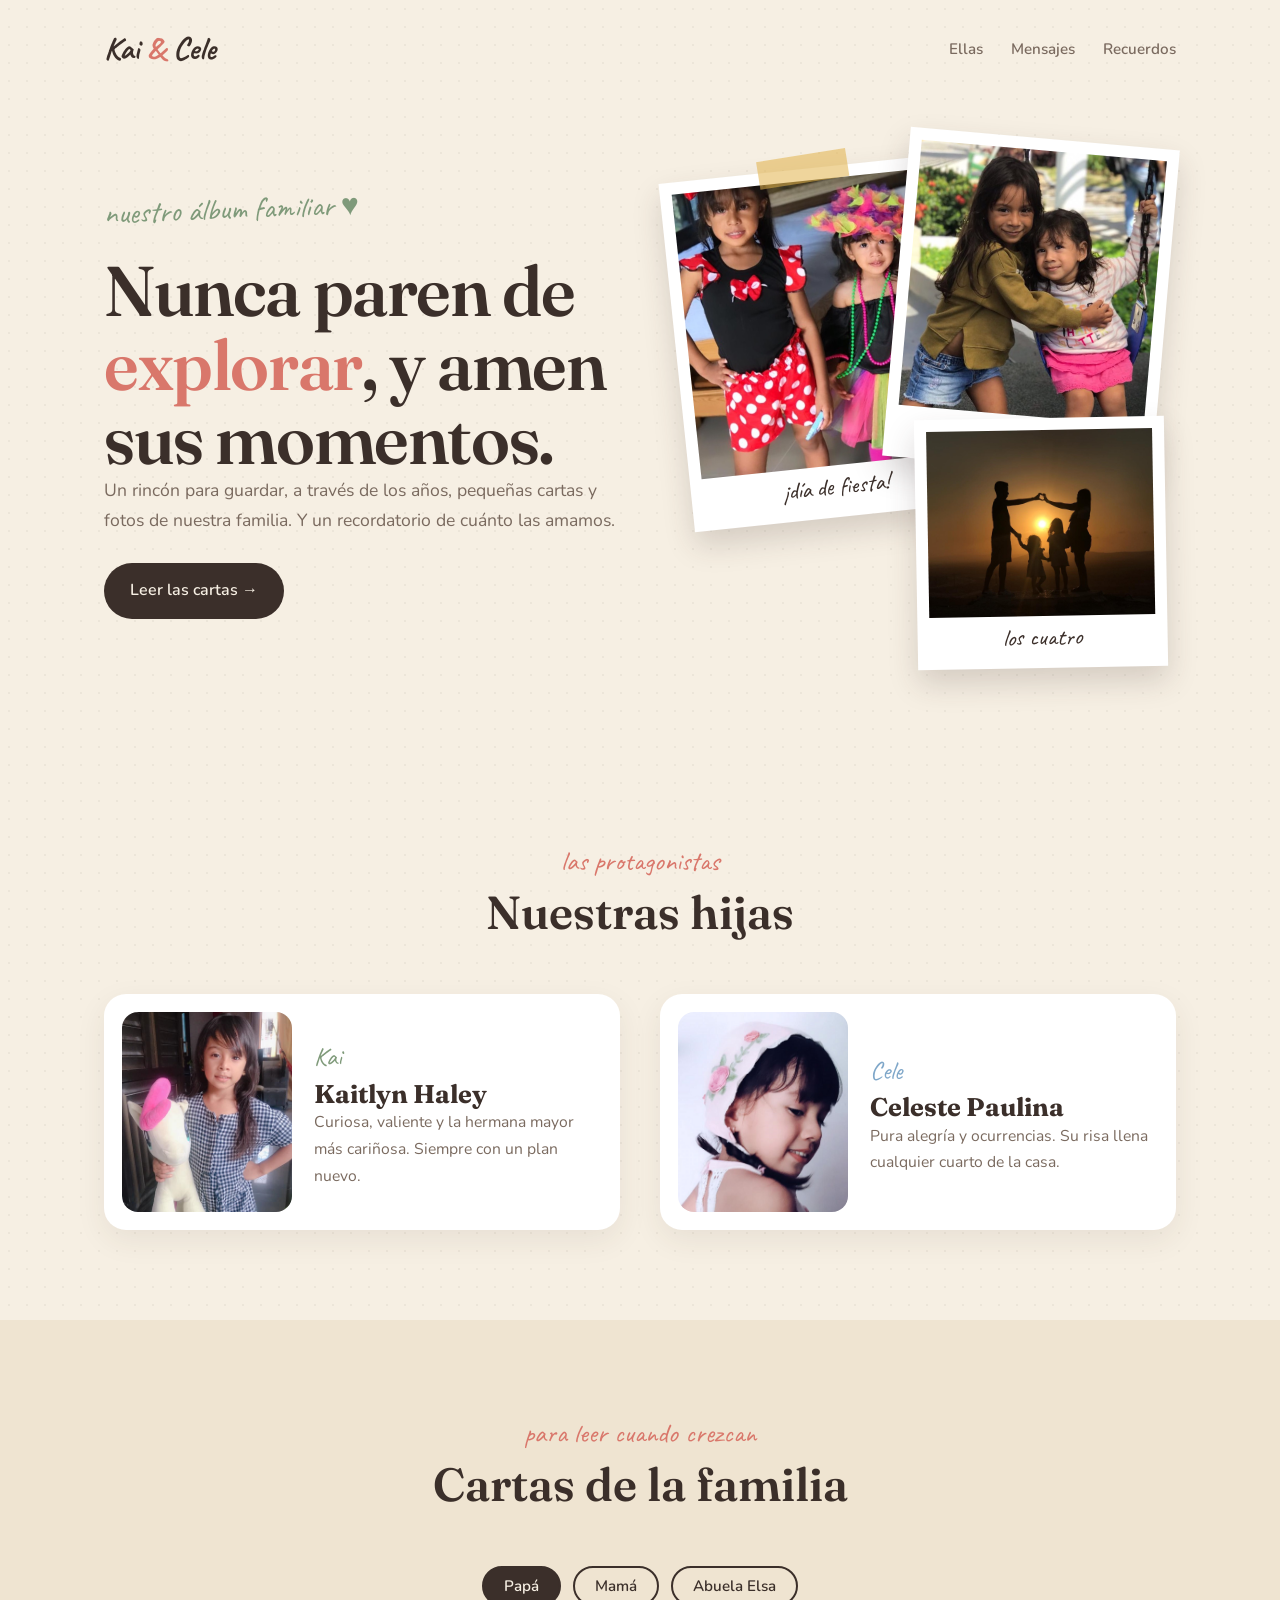
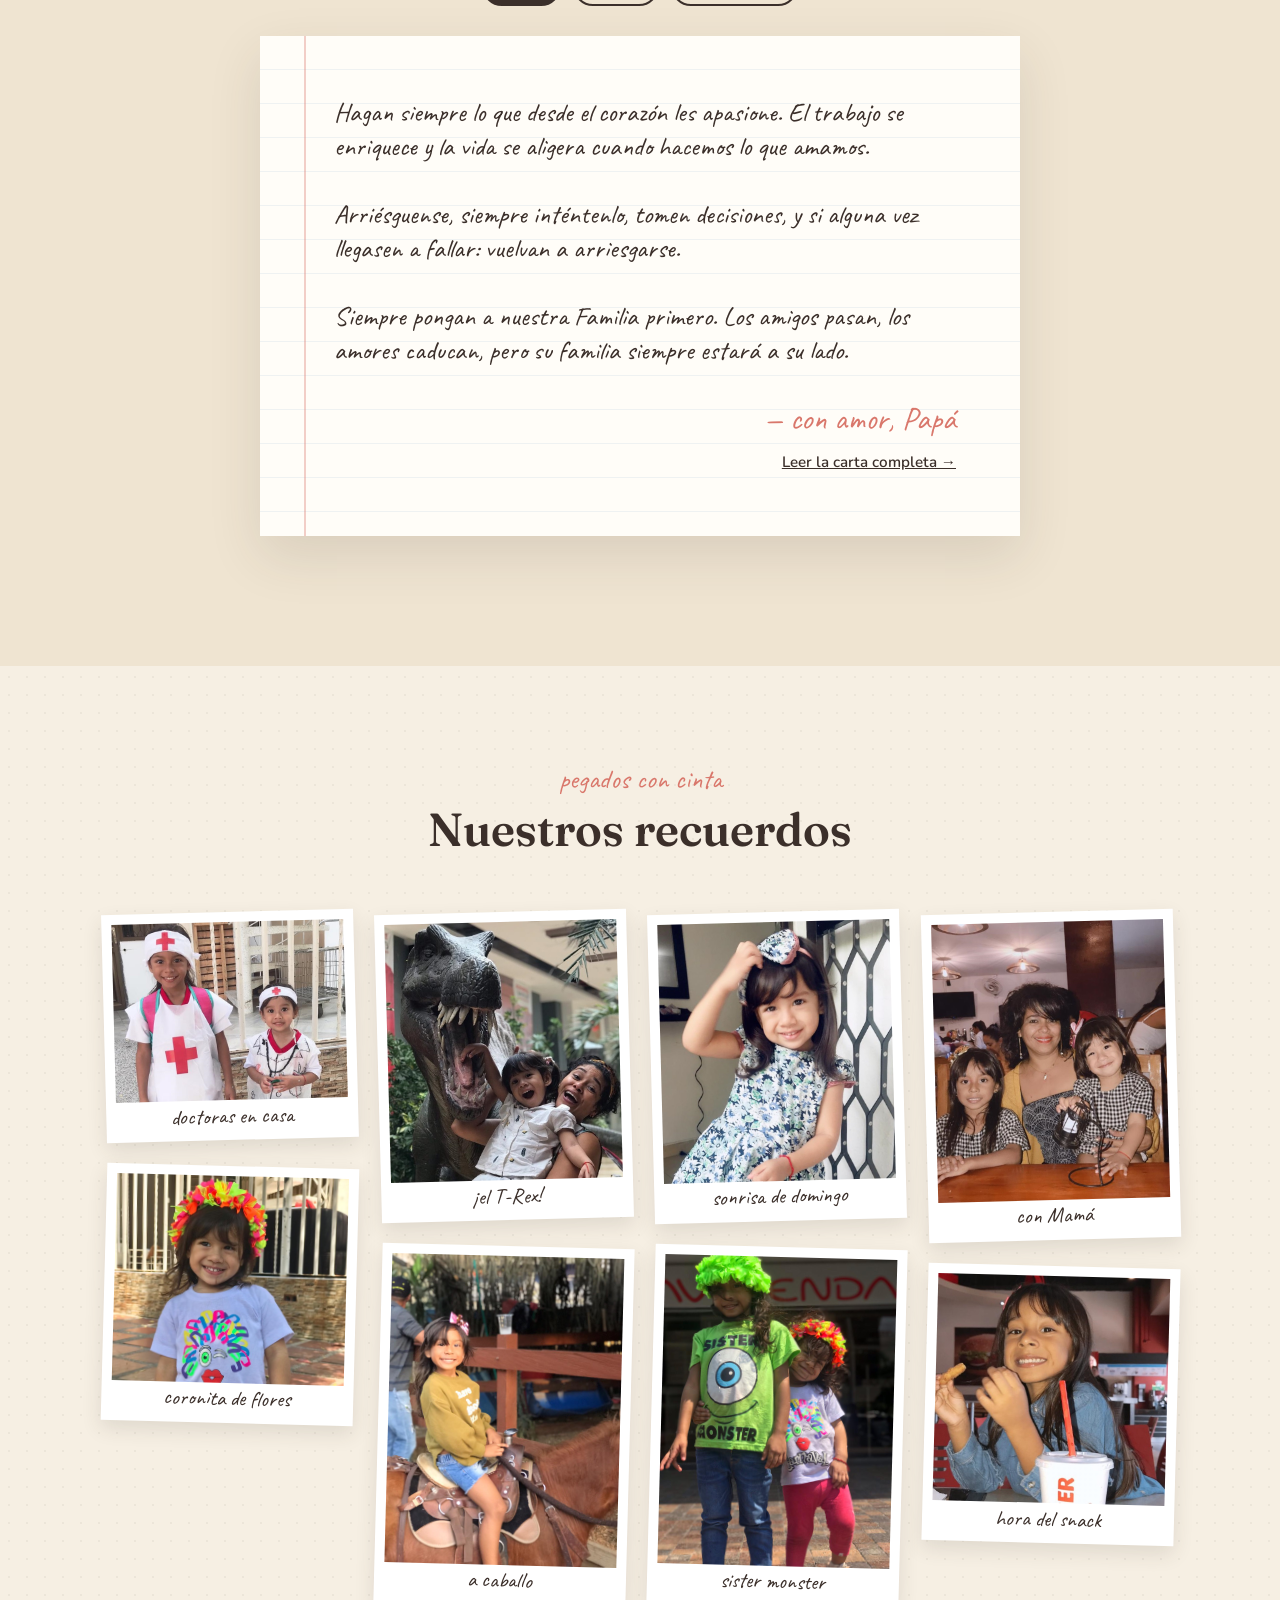
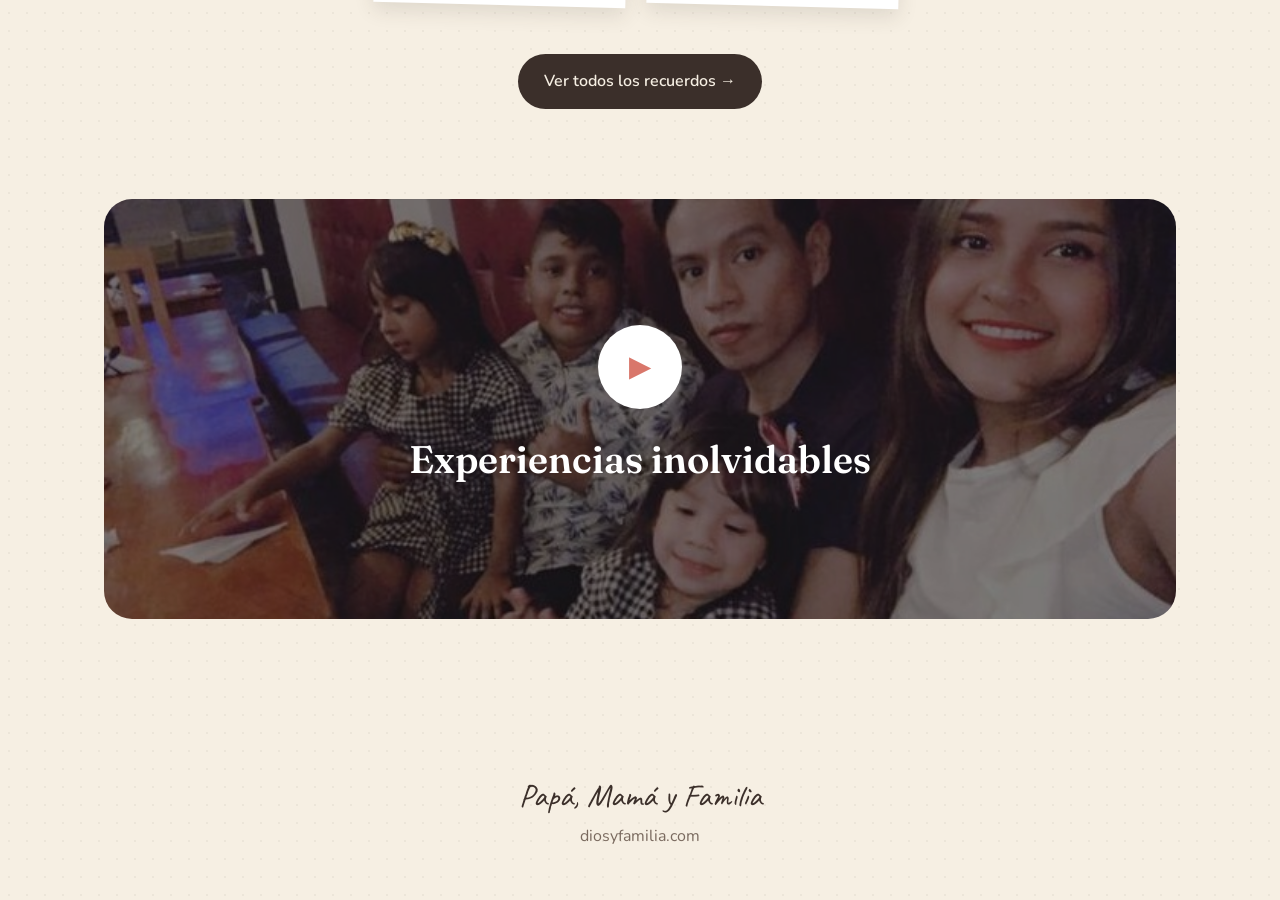
<file: index.html>
<!DOCTYPE html>
<html lang="es">
<head>
<meta charset="utf-8">
<meta name="viewport" content="width=device-width, initial-scale=1">
<title>Para Kai y Cele · Álbum familiar</title>
<meta name="description" content="Un rincón para guardar, a través de los años, pequeñas cartas y fotos de nuestra familia.">
<link rel="preconnect" href="https://fonts.googleapis.com">
<link rel="preconnect" href="https://fonts.gstatic.com" crossorigin>
<link href="https://fonts.googleapis.com/css2?family=Caveat:wght@500;700&family=Fraunces:opsz,wght@9..144,400;9..144,600&family=Nunito:wght@400;600&display=swap" rel="stylesheet">
<link rel="stylesheet" href="css/album.css">
</head>
<body>

<div class="wrap">
  <nav class="top">
    <a class="brand" href="index.html">Kai <span>&amp;</span> Cele</a>
    <ul>
      <li><a href="#ellas">Ellas</a></li>
      <li><a href="mensajes.html">Mensajes</a></li>
      <li><a href="recuerdos.html">Recuerdos</a></li>
    </ul>
  </nav>

  <header class="hero">
    <div>
      <span class="note">nuestro álbum familiar ♥</span>
      <h1>Nunca paren de <em>explorar</em>, y amen sus momentos.</h1>
      <p>Un rincón para guardar, a través de los años, pequeñas cartas y fotos de nuestra familia. Y un recordatorio de cuánto las amamos.</p>
      <a class="btn" href="#mensajes">Leer las cartas →</a>
    </div>
    <div class="stack">
      <figure class="polaroid p1"><span class="tape"></span><img src="images/pp-24.jpeg" alt="Kai y Cele disfrazadas"><figcaption>¡día de fiesta!</figcaption></figure>
      <figure class="polaroid p2"><img src="images/p-8.jpeg" alt="Las hermanas abrazadas"><figcaption>hermanas</figcaption></figure>
      <figure class="polaroid p3"><img src="images/p-11.jpeg" alt="Silueta de la familia al atardecer"><figcaption>los cuatro</figcaption></figure>
    </div>
  </header>
</div>

<section id="ellas">
  <div class="wrap">
    <div class="title"><small>las protagonistas</small><h2>Nuestras hijas</h2></div>
    <div class="girls">
      <article class="girl">
        <div class="ph"><img src="images/pp-02.png" alt="Kaitlyn"></div>
        <div><span class="nick">Kai</span><h3>Kaitlyn Haley</h3><p>Curiosa, valiente y la hermana mayor más cariñosa. Siempre con un plan nuevo.</p></div>
      </article>
      <article class="girl">
        <div class="ph"><img src="images/pp-01.png" alt="Celeste"></div>
        <div><span class="nick">Cele</span><h3>Celeste Paulina</h3><p>Pura alegría y ocurrencias. Su risa llena cualquier cuarto de la casa.</p></div>
      </article>
    </div>
  </div>
</section>

<section id="mensajes" class="letters">
  <div class="wrap">
    <div class="title"><small>para leer cuando crezcan</small><h2>Cartas de la familia</h2></div>
    <div class="tabs">
      <button class="tab on" data-show="papa">Papá</button>
      <button class="tab" data-show="mama">Mamá</button>
      <button class="tab" data-show="abuela">Abuela Elsa</button>
    </div>

    <div class="letter" data-letter="papa">
      <p>Hagan siempre lo que desde el corazón les apasione. El trabajo se enriquece y la vida se aligera cuando hacemos lo que amamos.</p>
      <p>Arriésguense, siempre inténtenlo, tomen decisiones, y si alguna vez llegasen a fallar: vuelvan a arriesgarse.</p>
      <p>Siempre pongan a nuestra Familia primero. Los amigos pasan, los amores caducan, pero su familia siempre estará a su lado.</p>
      <p class="sign">— con amor, Papá</p>
      <a class="more" href="mensajes.html#papa">Leer la carta completa →</a>
    </div>
    <div class="letter" data-letter="mama" hidden>
      <p class="soon">La carta de Mamá está en redacción, próximamente…</p>
    </div>
    <div class="letter" data-letter="abuela" hidden>
      <p class="soon">La carta de la Abuela Elsa llegará pronto…</p>
    </div>
  </div>
</section>

<section id="recuerdos">
  <div class="wrap">
    <div class="title"><small>pegados con cinta</small><h2>Nuestros recuerdos</h2></div>
    <div class="board">
      <figure><img src="images/pp-15.jpeg" alt="Kai y Cele vestidas de doctoras"><figcaption>doctoras en casa</figcaption></figure>
      <figure><img src="images/p-7.jpeg" alt="Cele con corona de flores"><figcaption>coronita de flores</figcaption></figure>
      <figure><img src="images/pp-17.jpeg" alt="Frente a un dinosaurio"><figcaption>¡el T-Rex!</figcaption></figure>
      <figure><img src="images/p-19.jpeg" alt="Paseo a caballo"><figcaption>a caballo</figcaption></figure>
      <figure><img src="images/pp-6.jpeg" alt="Cele sonriendo"><figcaption>sonrisa de domingo</figcaption></figure>
      <figure><img src="images/pp-29.jpeg" alt="Las hermanas con playeras iguales"><figcaption>sister monster</figcaption></figure>
      <figure><img src="images/p-16.jpeg" alt="Con Mamá"><figcaption>con Mamá</figcaption></figure>
      <figure><img src="images/pp-19.jpeg" alt="Kai comiendo un snack"><figcaption>hora del snack</figcaption></figure>
    </div>
    <p class="center"><a class="btn" href="recuerdos.html">Ver todos los recuerdos →</a></p>
  </div>
</section>

<section style="padding-top:0">
  <div class="wrap">
    <div class="video">
      <img src="images/p-14.jpeg" alt="">
      <div>
        <a class="play" href="https://www.youtube.com/watch?v=Sm5FFdT5FsA" target="_blank" rel="noopener" aria-label="Ver video">▶</a>
        <h2>Experiencias inolvidables</h2>
      </div>
    </div>
  </div>
</section>

<footer>
  <p class="hand">Papá, Mamá y Familia</p>
  <p>diosyfamilia.com</p>
</footer>

<script src="js/album.js"></script>
</body>
</html>
</file>
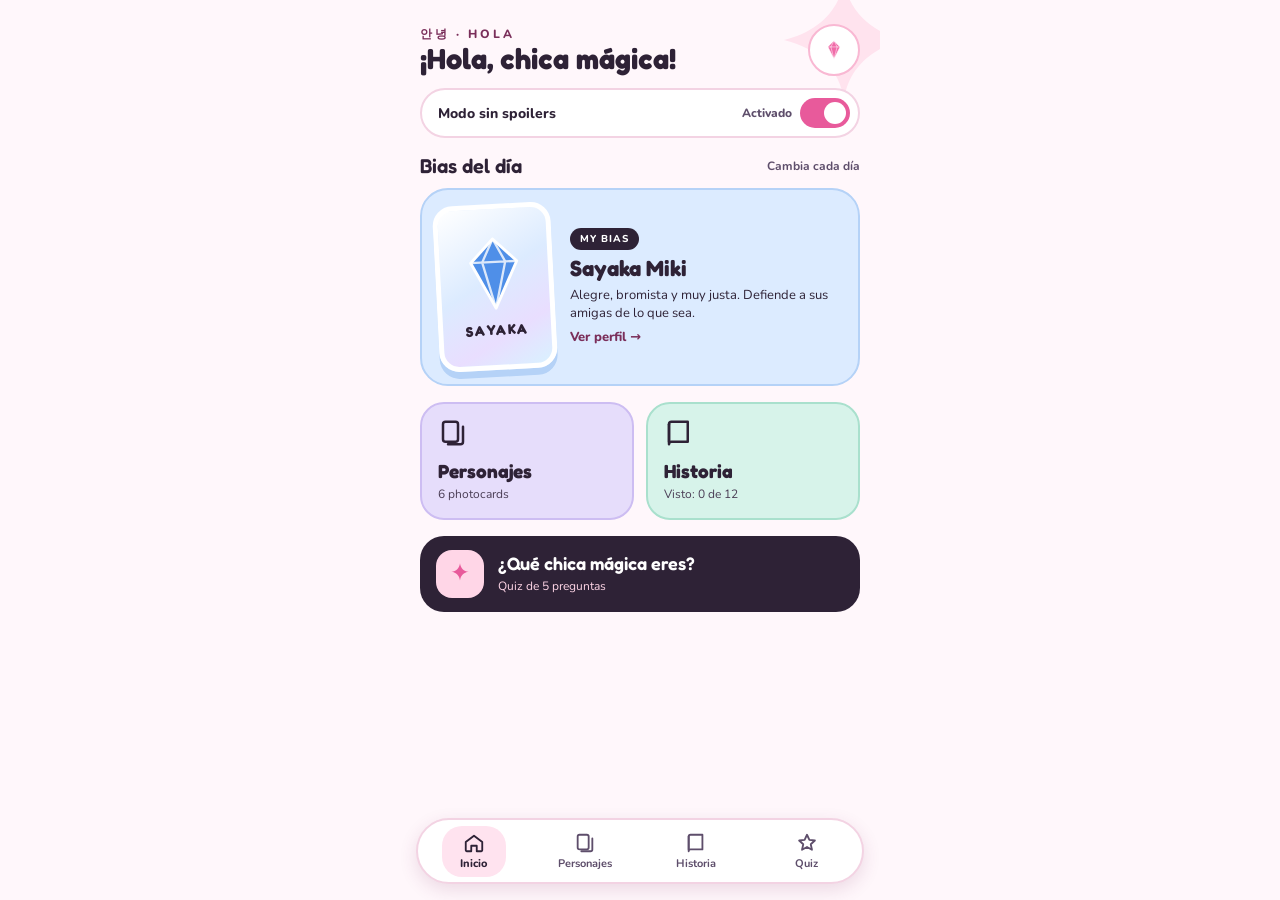
<file: madoka/index.html>
<!DOCTYPE html>
<html lang="es">
<head>
<meta charset="utf-8">
<meta name="viewport" content="width=device-width, initial-scale=1, viewport-fit=cover">
<title>Madoka App · Chicas mágicas</title>
<meta name="description" content="Personajes, historia y quiz de Puella Magi Madoka Magica, en versión cute.">
<meta name="theme-color" content="#FFE3EF">
<meta name="apple-mobile-web-app-capable" content="yes">
<meta name="apple-mobile-web-app-title" content="Madoka">
<meta name="apple-mobile-web-app-status-bar-style" content="default">
<link rel="manifest" href="manifest.webmanifest">
<link rel="icon" href="icon.svg" type="image/svg+xml">
<link rel="apple-touch-icon" href="icon-192.png">
<link rel="preconnect" href="https://fonts.googleapis.com">
<link rel="preconnect" href="https://fonts.gstatic.com" crossorigin>
<link href="https://fonts.googleapis.com/css2?family=Fredoka:wght@500;600;700&family=Nunito:wght@400;600;700;800&display=swap" rel="stylesheet">
<link rel="stylesheet" href="app.css">
</head>
<body>
  <main id="app" aria-live="polite"></main>

  <nav class="tabbar" aria-label="Navegación principal">
    <a href="#inicio" data-tab="inicio">
      <svg aria-hidden="true" viewBox="0 0 24 24"><path d="M3 11l9-7 9 7v9a1 1 0 0 1-1 1h-5v-6H9v6H4a1 1 0 0 1-1-1z"/></svg>Inicio</a>
    <a href="#personajes" data-tab="personajes">
      <svg aria-hidden="true" viewBox="0 0 24 24"><rect x="4" y="3" width="12" height="16" rx="2"/><path d="M8 21h10a2 2 0 0 0 2-2V7"/></svg>Personajes</a>
    <a href="#historia" data-tab="historia">
      <svg aria-hidden="true" viewBox="0 0 24 24"><path d="M4 5a2 2 0 0 1 2-2h13v16H6a2 2 0 0 0-2 2z"/><path d="M4 19V5"/></svg>Historia</a>
    <a href="#quiz" data-tab="quiz">
      <svg aria-hidden="true" viewBox="0 0 24 24"><path d="M12 3l2.6 5.6 6 .7-4.5 4.1 1.3 6-5.4-3.1-5.4 3.1 1.3-6L3.4 9.3l6-.7z"/></svg>Quiz</a>
  </nav>

  <script src="app.js"></script>
</body>
</html>
</file>
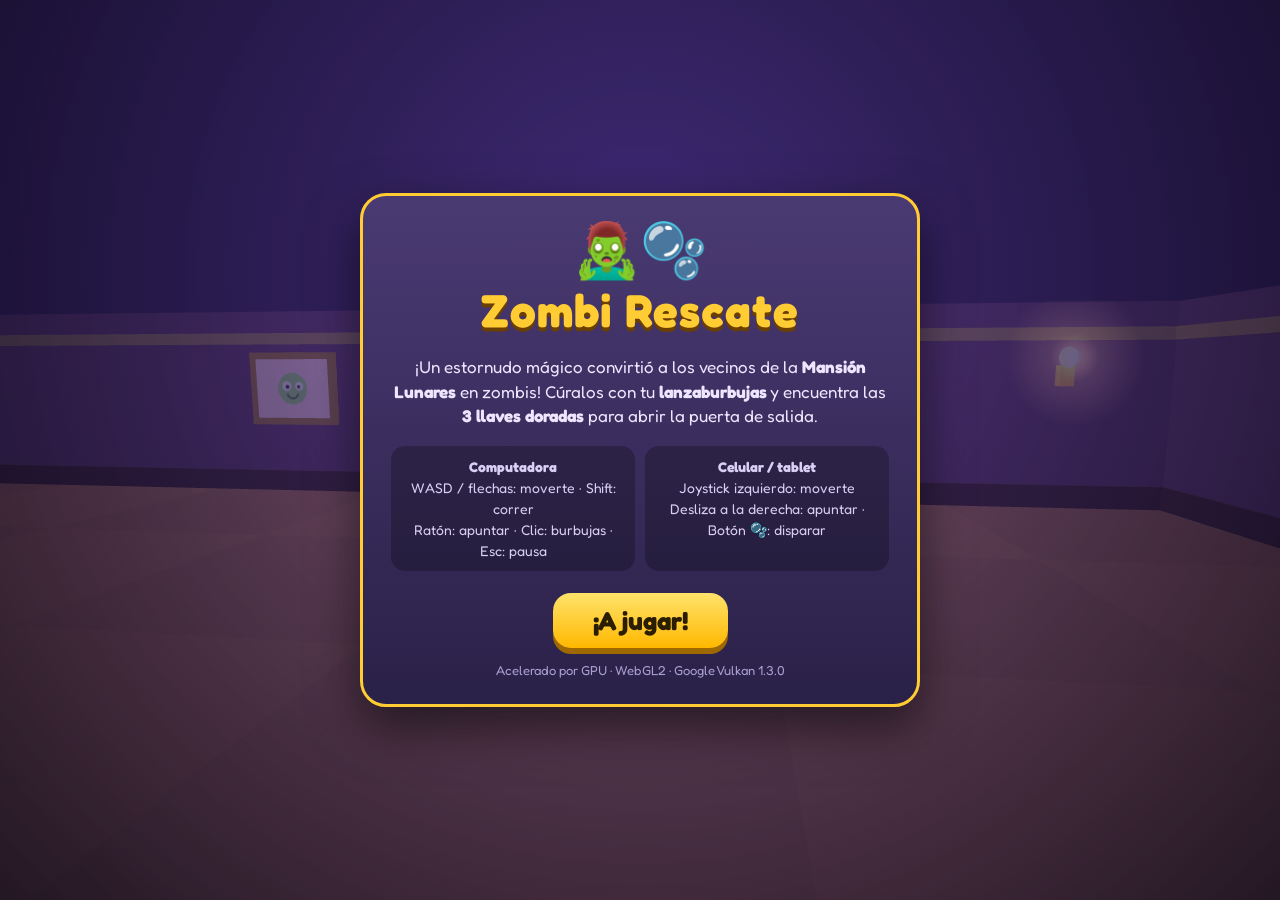
<file: zombies/index.html>
<!DOCTYPE html>
<html lang="es">
<head>
<meta charset="utf-8">
<meta name="viewport" content="width=device-width, initial-scale=1, viewport-fit=cover, user-scalable=no">
<title>Zombi Rescate · Aventura en la Mansión</title>
<meta name="description" content="Juego 3D para niños: cura a los zombis con tu lanzaburbujas y encuentra las llaves doradas para escapar de la mansión.">
<meta name="theme-color" content="#2a2148">
<meta name="apple-mobile-web-app-capable" content="yes">
<meta name="mobile-web-app-capable" content="yes">
<meta name="apple-mobile-web-app-title" content="Zombi Rescate">
<meta name="apple-mobile-web-app-status-bar-style" content="black-translucent">
<link rel="manifest" href="manifest.webmanifest">
<link rel="icon" href="icon.svg" type="image/svg+xml">
<link rel="apple-touch-icon" href="icon-192.png">
<link rel="preconnect" href="https://fonts.googleapis.com">
<link rel="preconnect" href="https://fonts.gstatic.com" crossorigin>
<link href="https://fonts.googleapis.com/css2?family=Fredoka:wght@500;600;700&display=swap" rel="stylesheet">
<link rel="stylesheet" href="game.css">
</head>
<body>
  <canvas id="game" aria-label="Juego Zombi Rescate"></canvas>

  <!-- HUD -->
  <div id="hud" hidden>
    <div class="panel" id="lifePanel">
      <div id="hearts"></div>
      <span id="lvl">Nv 1</span>
    </div>
    <div class="panel" id="objective">🔑 Encuentra las llaves doradas (0/3)</div>
    <canvas id="minimap" width="162" height="120" aria-label="Minimapa"></canvas>
    <div id="score">⭐ 0</div>
    <div class="panel" id="ammo">
      <span class="bubble-icon"></span>
      <span id="ammoCount">30</span><small>/ <span id="ammoMax">60</span></small>
    </div>
    <div id="crosshair"><i></i></div>
    <div id="msg"></div>
    <div id="popups"></div>
    <button id="pauseBtn" class="icon-btn" aria-label="Pausa">❚❚</button>
    <button id="muteBtn" class="icon-btn" aria-label="Sonido">🔊</button>
  </div>
  <div id="damage"></div>

  <!-- Controles táctiles -->
  <div id="touch" hidden>
    <div id="joyBase"><div id="joyKnob"></div></div>
    <button id="fireBtn" aria-label="Disparar burbujas"><span class="bubble-icon big"></span></button>
  </div>

  <!-- Pantallas -->
  <section class="screen" id="startScreen">
    <div class="card">
      <div class="logo">🧟‍♂️🫧</div>
      <h1>Zombi Rescate</h1>
      <p class="story">¡Un estornudo mágico convirtió a los vecinos de la <b>Mansión Lunares</b> en zombis! Cúralos con tu <b>lanzaburbujas</b> y encuentra las <b>3 llaves doradas</b> para abrir la puerta de salida.</p>
      <div class="controls">
        <div class="ctl desktop"><b>Computadora</b><br>WASD / flechas: moverte · Shift: correr<br>Ratón: apuntar · Clic: burbujas · Esc: pausa</div>
        <div class="ctl mobile"><b>Celular / tablet</b><br>Joystick izquierdo: moverte<br>Desliza a la derecha: apuntar · Botón 🫧: disparar</div>
      </div>
      <button class="big-btn" id="playBtn">¡A jugar!</button>
      <p class="gpu" id="gpuInfo">Acelerado por GPU · WebGL2</p>
    </div>
  </section>

  <section class="screen" id="pauseScreen" hidden>
    <div class="card">
      <h2>⏸️ Pausa</h2>
      <p>Respira hondo, héroe. Los zombis te esperan.</p>
      <button class="big-btn" id="resumeBtn">Continuar</button>
      <button class="link-btn" id="restartBtn">Reiniciar nivel</button>
    </div>
  </section>

  <section class="screen" id="winScreen" hidden>
    <div class="card">
      <div class="logo">🏆</div>
      <h2>¡Mansión rescatada!</h2>
      <div class="stars" id="winStars">⭐⭐⭐</div>
      <p id="winText"></p>
      <button class="big-btn" id="nextBtn">Siguiente nivel ➜</button>
    </div>
  </section>

  <section class="screen" id="loseScreen" hidden>
    <div class="card">
      <div class="logo">💚🧟</div>
      <h2>¡Uy! Demasiados abrazos pegajosos</h2>
      <p id="loseText">Los zombis te alcanzaron. ¡Pero un héroe nunca se rinde!</p>
      <button class="big-btn" id="retryBtn">Intentar otra vez</button>
    </div>
  </section>

  <section class="screen" id="errorScreen" hidden>
    <div class="card">
      <h2>😢 Tu navegador no puede mostrar 3D</h2>
      <p>Este juego necesita WebGL (aceleración por GPU). Prueba con Chrome, Edge, Firefox o Safari actualizados.</p>
    </div>
  </section>

  <script type="module" src="game.js"></script>
</body>
</html>
</file>
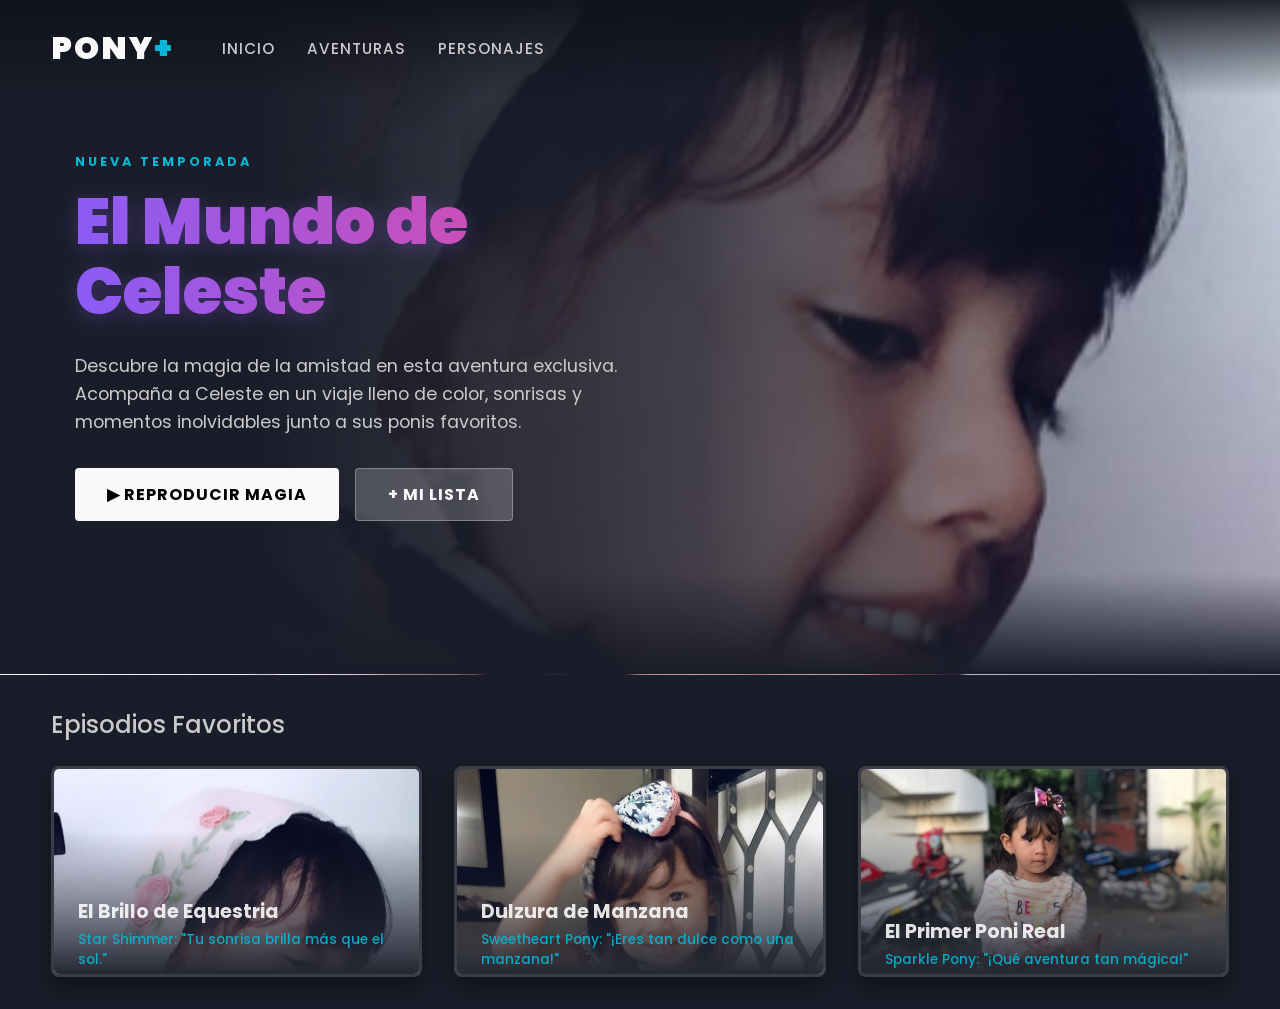
<file: celeste.html>
<!DOCTYPE html>
<html lang="es">
<head>
    <meta charset="UTF-8">
    <meta name="viewport" content="width=device-width, initial-scale=1.0">
    <title>Celeste | Magia y Amistad</title>
    <!-- Fuente moderna y premium -->
    <link href="https://fonts.googleapis.com/css2?family=Poppins:wght@300;500;700;900&display=swap" rel="stylesheet">
    <link rel="stylesheet" href="style.css?v=2">
</head>
<body>

    <!-- Barra de navegación estilo app -->
    <nav class="navbar">
        <div class="logo">PONY<span>+</span></div>
        <ul class="nav-links">
            <li><a href="#">Inicio</a></li>
            <li><a href="#">Aventuras</a></li>
            <li><a href="#">Personajes</a></li>
        </ul>
    </nav>

    <!-- Cabecera principal (Hero) -->
    <header class="hero">
        <div class="hero-content">
            <h4 class="badge">NUEVA TEMPORADA</h4>
            <h1 class="title-gradient">El Mundo de Celeste</h1>
            <p>Descubre la magia de la amistad en esta aventura exclusiva. Acompaña a Celeste en un viaje lleno de color, sonrisas y momentos inolvidables junto a sus ponis favoritos.</p>
            <div class="hero-buttons">
                <button class="btn-play">▶ Reproducir Magia</button>
                <button class="btn-secondary">+ Mi Lista</button>
            </div>
        </div>
    </header>

    <main>
        <!-- Sección de tarjetas estilo streaming -->
        <section class="slider-section">
            <h2>Episodios Favoritos</h2>
            
            <div class="card-grid">
                <!-- Tarjeta 1 -->
                <div class="card">
                    <div class="card-image">
                        <img src="images/pp-01.png" alt="Celeste sonriendo">
                        <div class="card-overlay"></div>
                    </div>
                    <div class="card-info">
                        <h3>El Brillo de Equestria</h3>
                        <p>Star Shimmer: "Tu sonrisa brilla más que el sol."</p>
                    </div>
                </div>

                <!-- Tarjeta 2 -->
                <div class="card">
                    <div class="card-image">
                        <img src="images/pp-6.jpeg" alt="Celeste posando">
                        <div class="card-overlay"></div>
                    </div>
                    <div class="card-info">
                        <h3>Dulzura de Manzana</h3>
                        <p>Sweetheart Pony: "¡Eres tan dulce como una manzana!"</p>
                    </div>
                </div>

                <!-- Tarjeta 3 -->
                <div class="card">
                    <div class="card-image">
                        <img src="images/p-17.jpeg" alt="Celeste y su poni">
                        <div class="card-overlay"></div>
                    </div>
                    <div class="card-info">
                        <h3>El Primer Poni Real</h3>
                        <p>Sparkle Pony: "¡Qué aventura tan mágica!"</p>
                    </div>
                </div>
            </div>
        </section>
    </main>

</body>
</html>
</file>
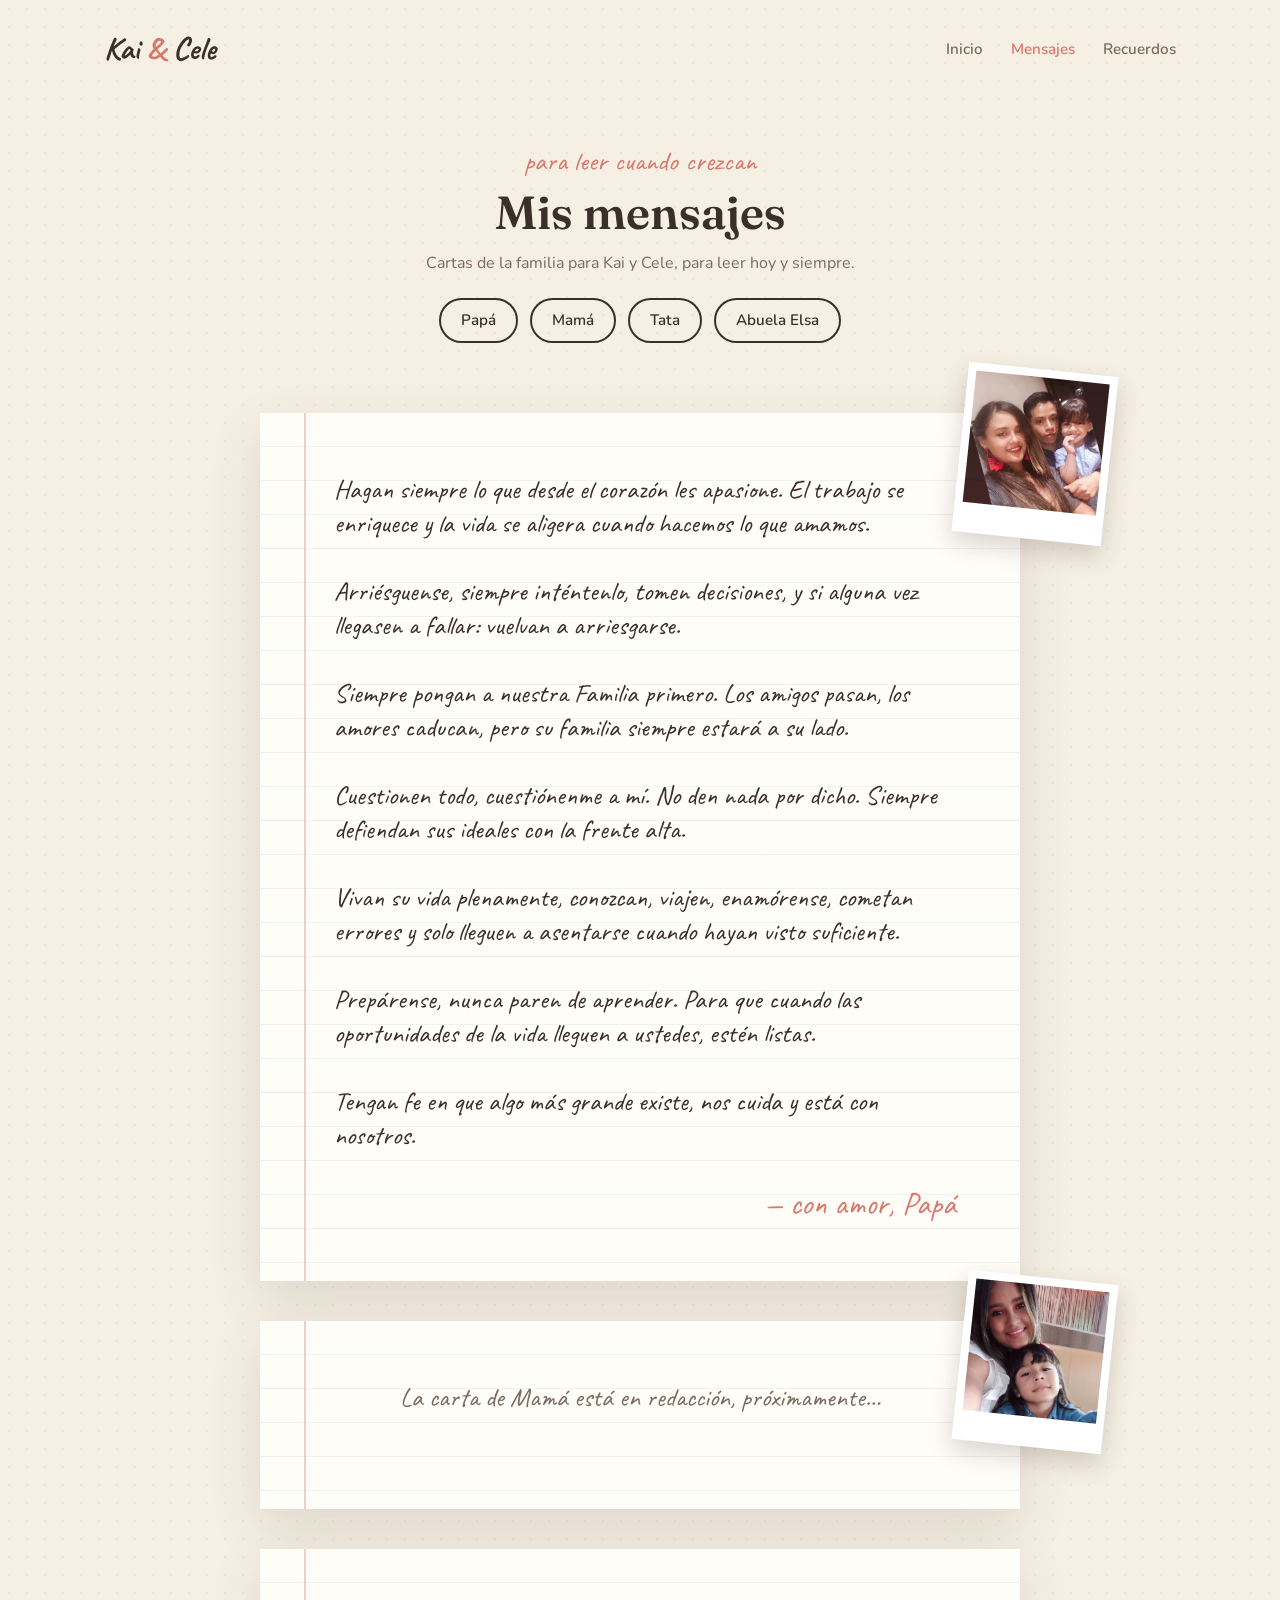
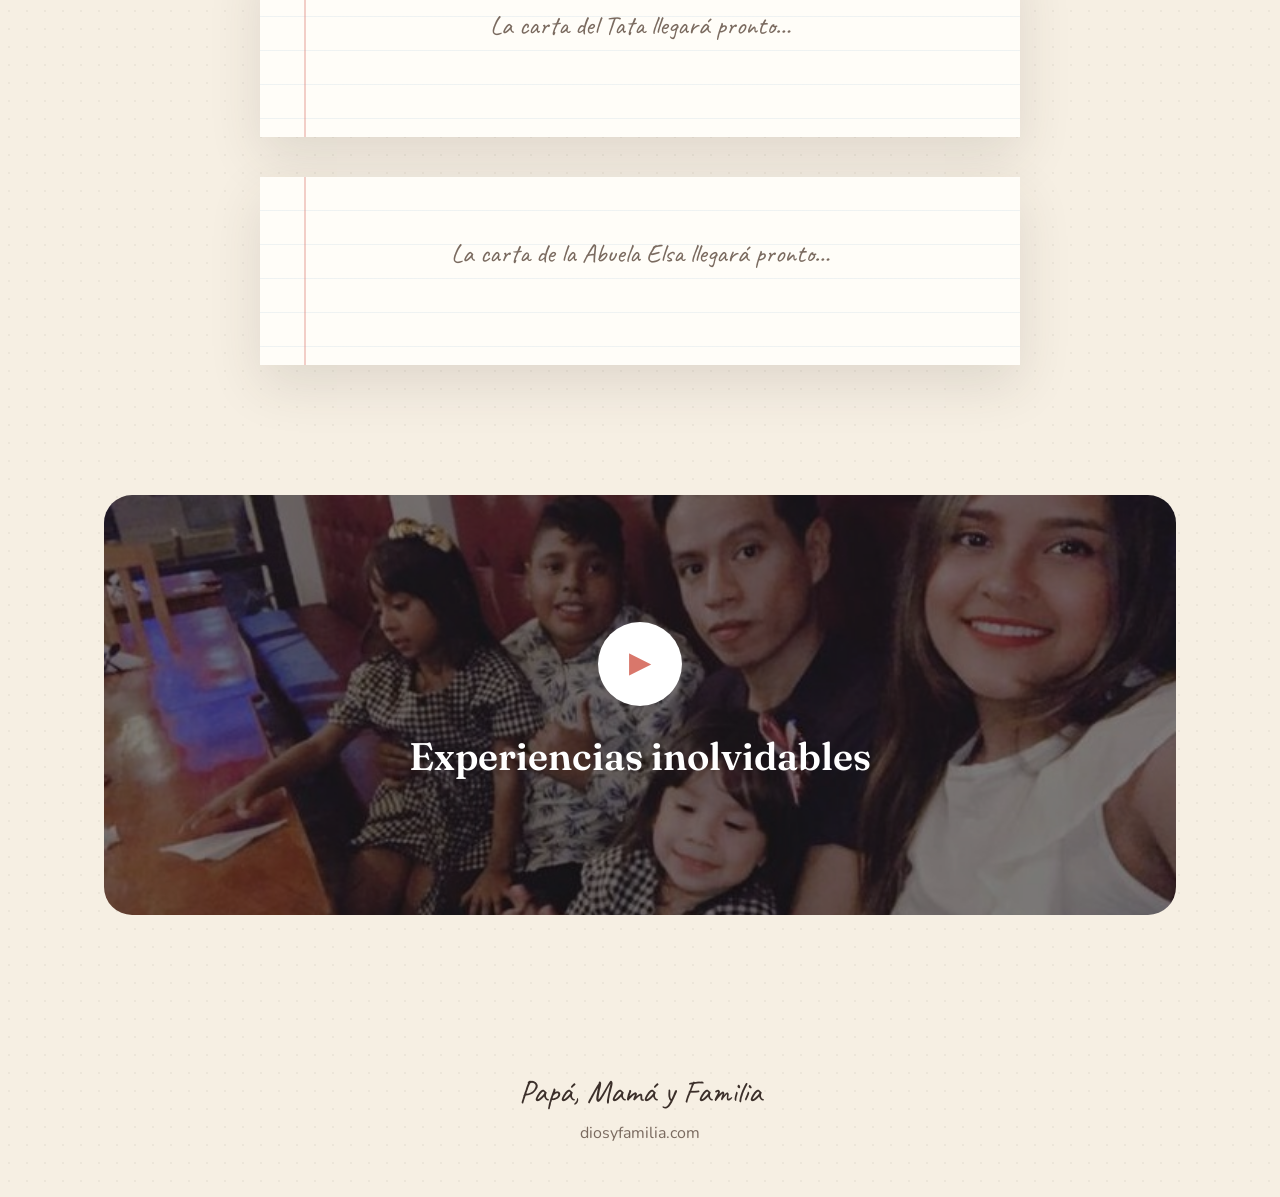
<file: mensajes.html>
<!DOCTYPE html>
<html lang="es">
<head>
<meta charset="utf-8">
<meta name="viewport" content="width=device-width, initial-scale=1">
<title>Mensajes · Para Kai y Cele</title>
<link rel="preconnect" href="https://fonts.googleapis.com">
<link rel="preconnect" href="https://fonts.gstatic.com" crossorigin>
<link href="https://fonts.googleapis.com/css2?family=Caveat:wght@500;700&family=Fraunces:opsz,wght@9..144,400;9..144,600&family=Nunito:wght@400;600&display=swap" rel="stylesheet">
<link rel="stylesheet" href="css/album.css">
</head>
<body>

<div class="wrap">
  <nav class="top">
    <a class="brand" href="index.html">Kai <span>&amp;</span> Cele</a>
    <ul>
      <li><a href="index.html">Inicio</a></li>
      <li><a href="mensajes.html" class="on">Mensajes</a></li>
      <li><a href="recuerdos.html">Recuerdos</a></li>
    </ul>
  </nav>
</div>

<section class="page-head">
  <div class="wrap">
    <div class="title" style="margin-bottom:20px">
      <small>para leer cuando crezcan</small>
      <h1>Mis mensajes</h1>
      <p>Cartas de la familia para Kai y Cele, para leer hoy y siempre.</p>
    </div>
    <div class="tabs" style="margin-bottom:0">
      <a class="tab" href="#papa" style="text-decoration:none">Papá</a>
      <a class="tab" href="#mama" style="text-decoration:none">Mamá</a>
      <a class="tab" href="#tata" style="text-decoration:none">Tata</a>
      <a class="tab" href="#abuela_elsa" style="text-decoration:none">Abuela Elsa</a>
    </div>
  </div>
</section>

<section style="padding-top:60px">
  <div class="wrap">

    <article class="letter" id="papa">
      <figure class="photo"><img src="images/pp-13.jpeg" alt="Papá con la familia"></figure>
      <p>Hagan siempre lo que desde el corazón les apasione. El trabajo se enriquece y la vida se aligera cuando hacemos lo que amamos.</p>
      <p>Arriésguense, siempre inténtenlo, tomen decisiones, y si alguna vez llegasen a fallar: vuelvan a arriesgarse.</p>
      <p>Siempre pongan a nuestra Familia primero. Los amigos pasan, los amores caducan, pero su familia siempre estará a su lado.</p>
      <p>Cuestionen todo, cuestiónenme a mí. No den nada por dicho. Siempre defiendan sus ideales con la frente alta.</p>
      <p>Vivan su vida plenamente, conozcan, viajen, enamórense, cometan errores y solo lleguen a asentarse cuando hayan visto suficiente.</p>
      <p>Prepárense, nunca paren de aprender. Para que cuando las oportunidades de la vida lleguen a ustedes, estén listas.</p>
      <p>Tengan fe en que algo más grande existe, nos cuida y está con nosotros.</p>
      <p class="sign">— con amor, Papá</p>
    </article>

    <article class="letter" id="mama">
      <figure class="photo"><img src="images/p-5.jpeg" alt="Mamá con Cele"></figure>
      <p class="soon">La carta de Mamá está en redacción, próximamente…</p>
    </article>

    <article class="letter" id="tata">
      <p class="soon">La carta del Tata llegará pronto…</p>
    </article>

    <article class="letter" id="abuela_elsa">
      <p class="soon">La carta de la Abuela Elsa llegará pronto…</p>
    </article>

  </div>
</section>

<section style="padding-top:0">
  <div class="wrap">
    <div class="video">
      <img src="images/p-14.jpeg" alt="">
      <div>
        <a class="play" href="https://www.youtube.com/watch?v=Sm5FFdT5FsA" target="_blank" rel="noopener" aria-label="Ver video">▶</a>
        <h2>Experiencias inolvidables</h2>
      </div>
    </div>
  </div>
</section>

<footer>
  <p class="hand">Papá, Mamá y Familia</p>
  <p>diosyfamilia.com</p>
</footer>

<script src="js/album.js"></script>
</body>
</html>
</file>
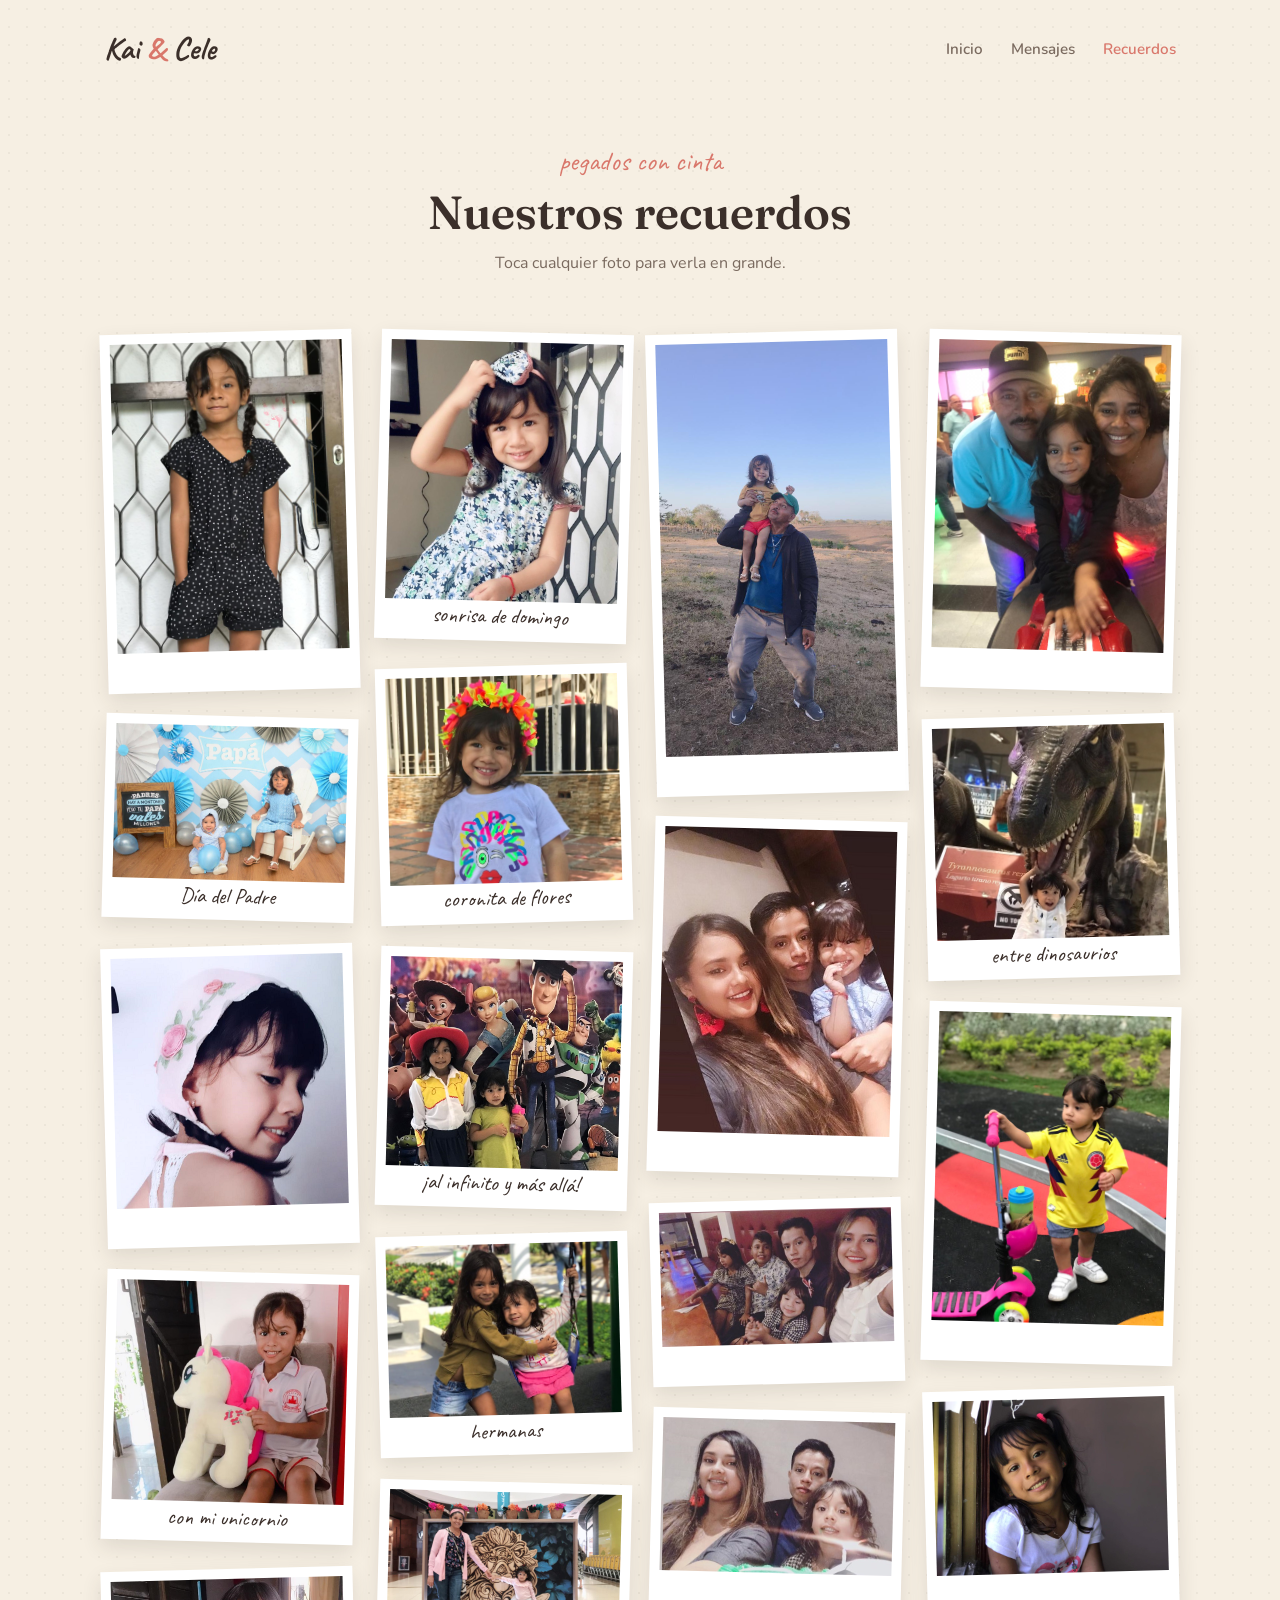
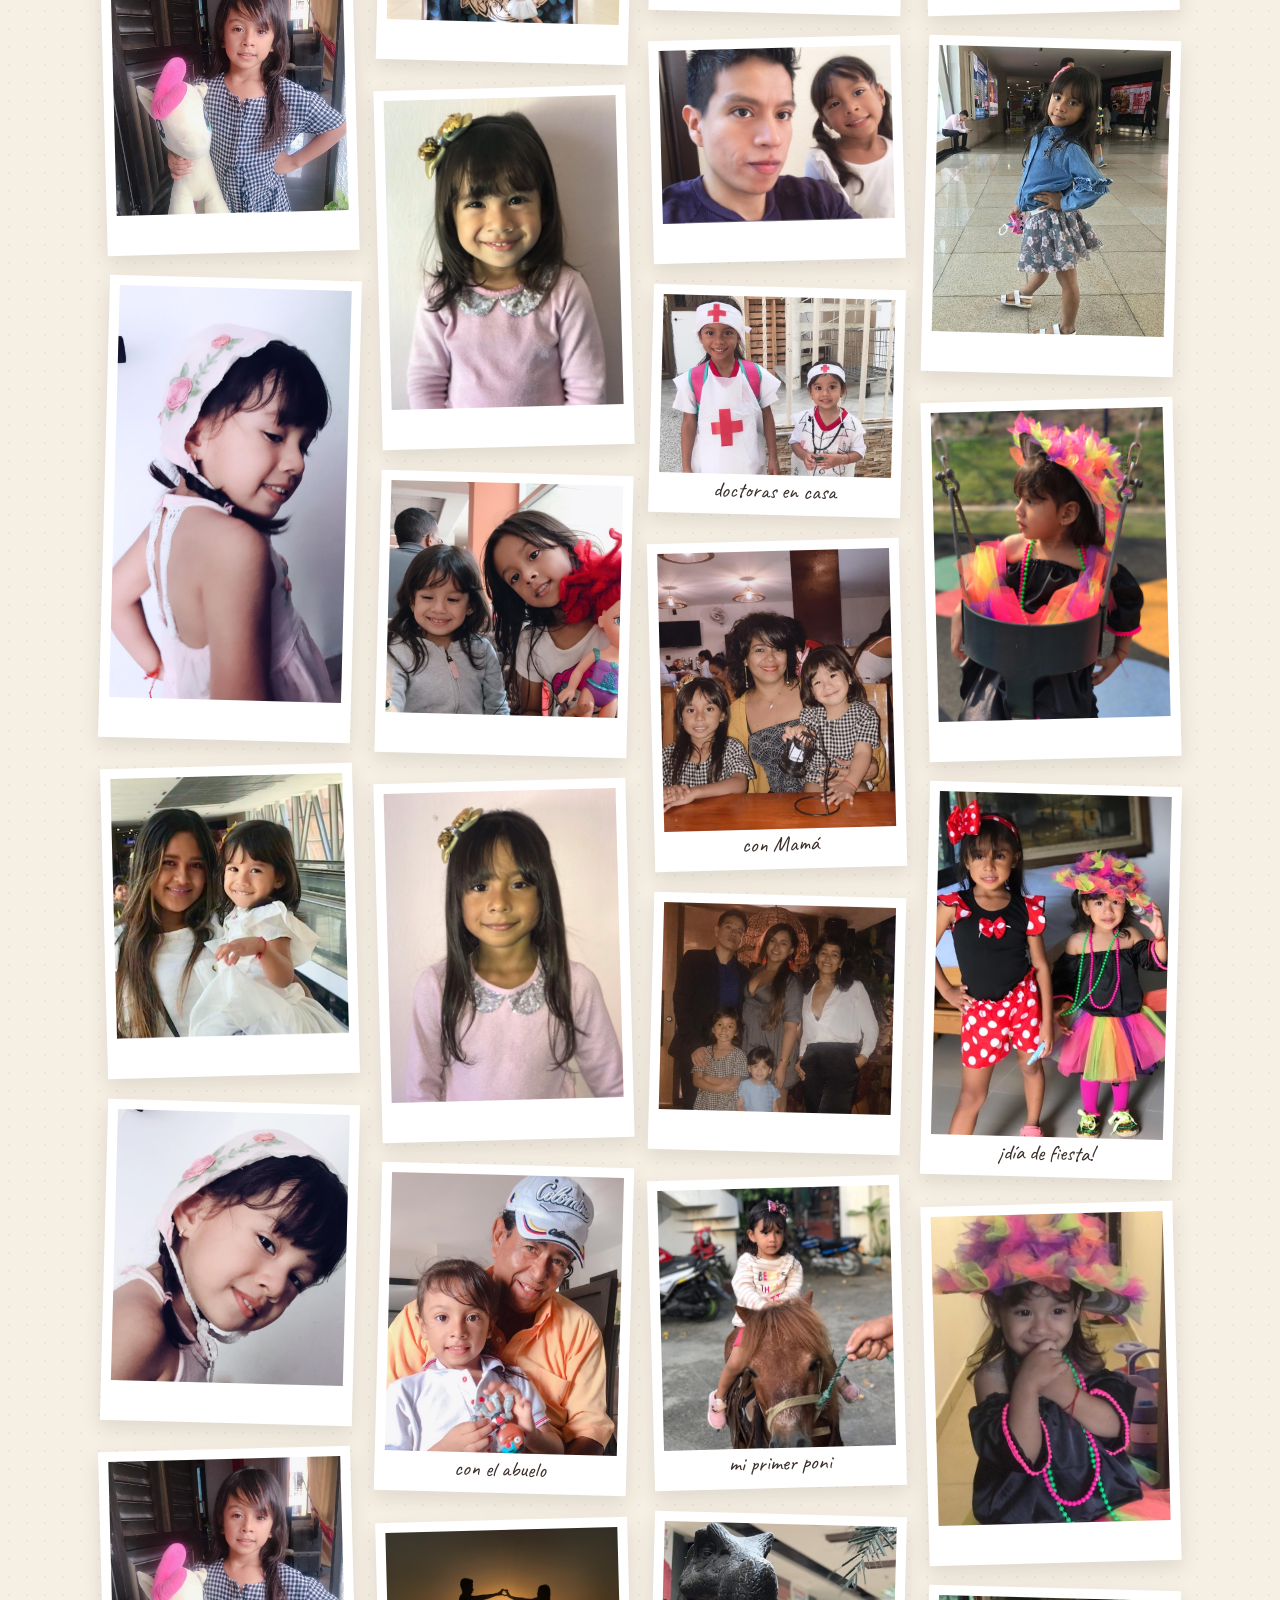
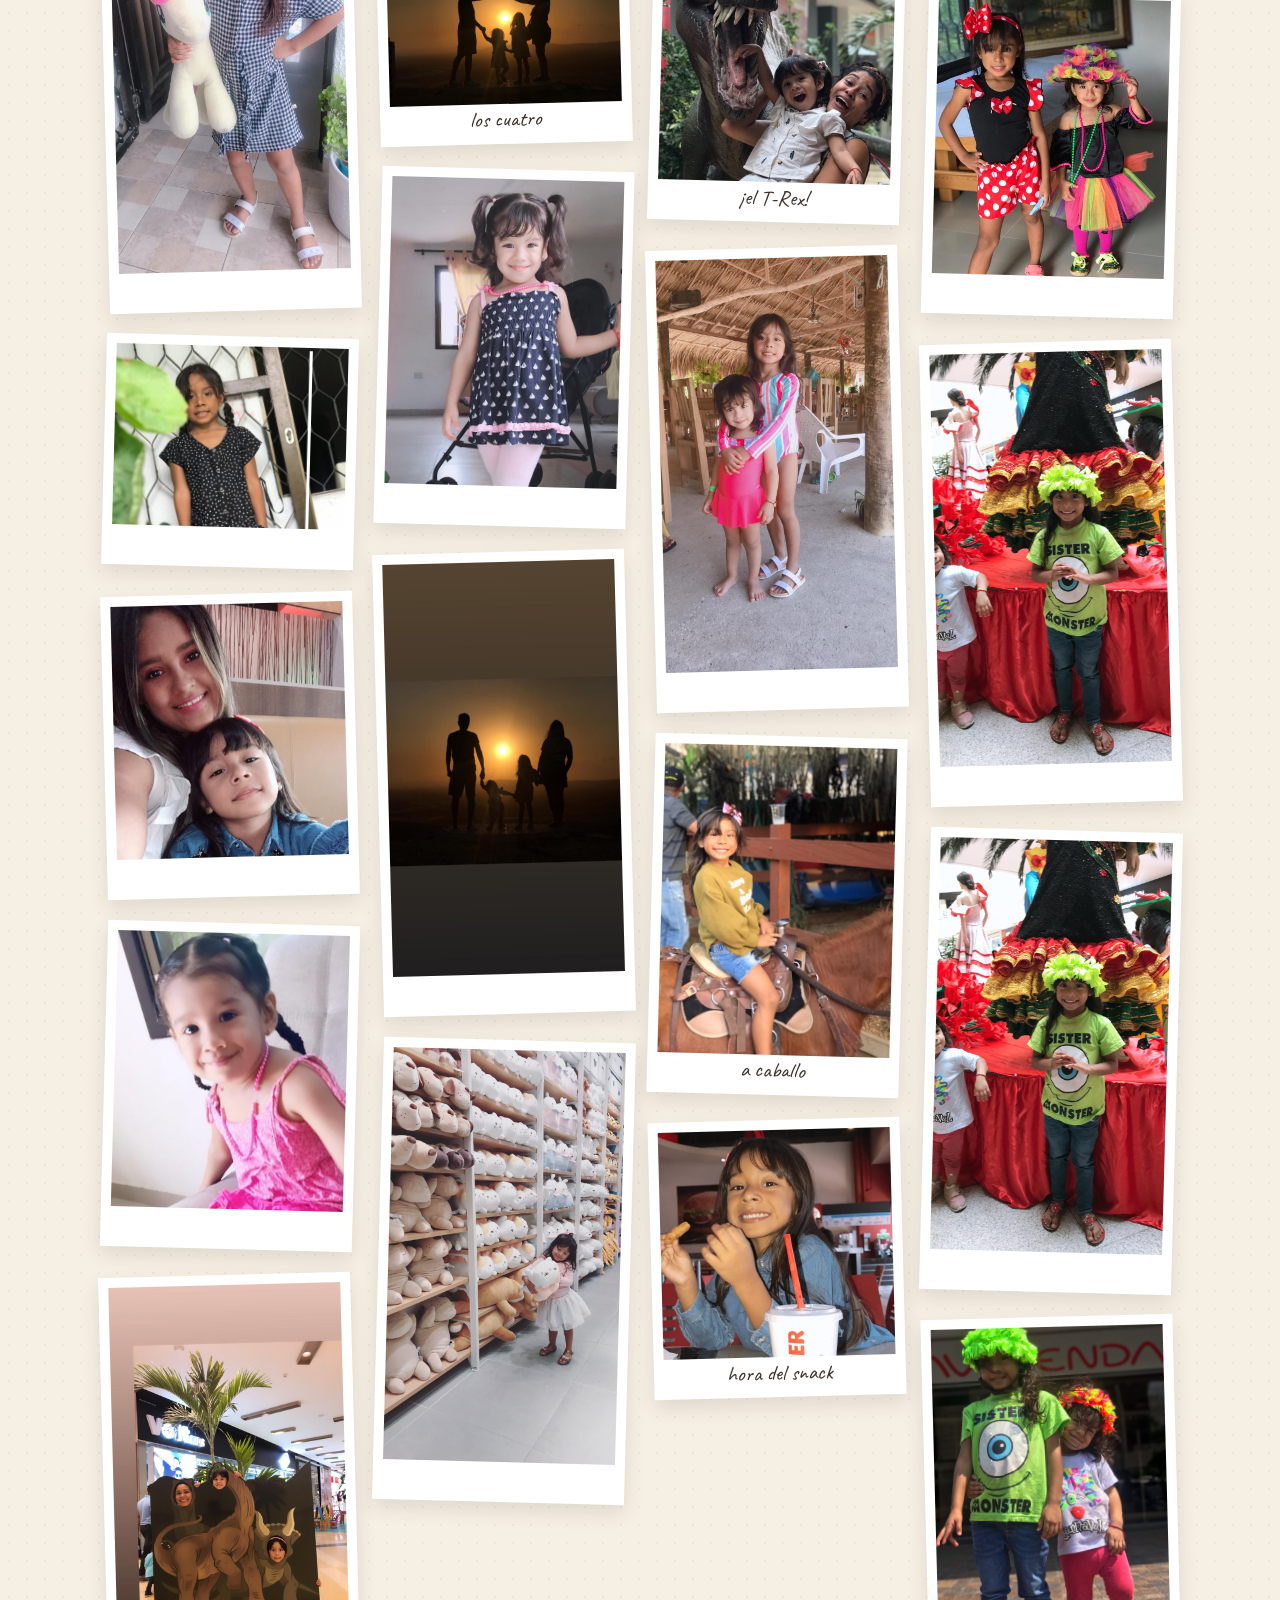
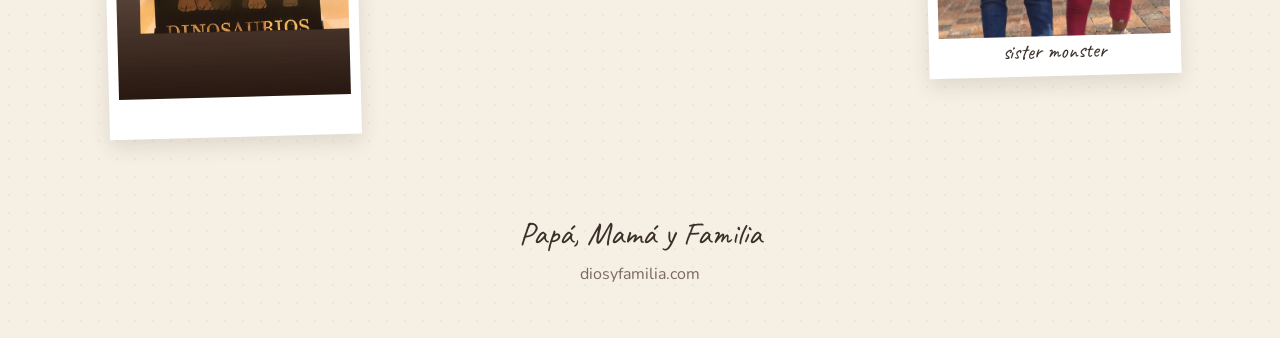
<file: recuerdos.html>
<!DOCTYPE html>
<html lang="es">
<head>
<meta charset="utf-8">
<meta name="viewport" content="width=device-width, initial-scale=1">
<title>Recuerdos · Para Kai y Cele</title>
<meta name="description" content="Un rincón para guardar, a través de los años, pequeñas cartas y fotos de nuestra familia.">
<link rel="preconnect" href="https://fonts.googleapis.com">
<link rel="preconnect" href="https://fonts.gstatic.com" crossorigin>
<link href="https://fonts.googleapis.com/css2?family=Caveat:wght@500;700&family=Fraunces:opsz,wght@9..144,400;9..144,600&family=Nunito:wght@400;600&display=swap" rel="stylesheet">
<link rel="stylesheet" href="css/album.css">
</head>
<body>

<div class="wrap">
  <nav class="top">
    <a class="brand" href="index.html">Kai <span>&amp;</span> Cele</a>
    <ul>
      <li><a href="index.html">Inicio</a></li>
      <li><a href="mensajes.html">Mensajes</a></li>
      <li><a href="recuerdos.html" class="on">Recuerdos</a></li>
    </ul>
  </nav>
</div>

<section class="page-head">
  <div class="wrap">
    <div class="title">
      <small>pegados con cinta</small>
      <h1>Nuestros recuerdos</h1>
      <p>Toca cualquier foto para verla en grande.</p>
    </div>
    <div class="board">
      <figure><img src="images/p-1.jpeg" alt="Recuerdo familiar" loading="lazy"></figure>
      <figure><img src="images/pp-1.jpeg" alt="Día del Padre" loading="lazy"><figcaption>Día del Padre</figcaption></figure>
      <figure><img src="images/pp-01.png" alt="Recuerdo familiar" loading="lazy"></figure>
      <figure><img src="images/p-2.jpeg" alt="con mi unicornio" loading="lazy"><figcaption>con mi unicornio</figcaption></figure>
      <figure><img src="images/pp-02.png" alt="Recuerdo familiar" loading="lazy"></figure>
      <figure><img src="images/pp-2.jpeg" alt="Recuerdo familiar" loading="lazy"></figure>
      <figure><img src="images/p-3.jpeg" alt="Recuerdo familiar" loading="lazy"></figure>
      <figure><img src="images/pp-3.jpeg" alt="Recuerdo familiar" loading="lazy"></figure>
      <figure><img src="images/p-4.jpeg" alt="Recuerdo familiar" loading="lazy"></figure>
      <figure><img src="images/pp-4.jpeg" alt="Recuerdo familiar" loading="lazy"></figure>
      <figure><img src="images/p-5.jpeg" alt="Recuerdo familiar" loading="lazy"></figure>
      <figure><img src="images/pp-5.jpeg" alt="Recuerdo familiar" loading="lazy"></figure>
      <figure><img src="images/p-6.jpeg" alt="Recuerdo familiar" loading="lazy"></figure>
      <figure><img src="images/pp-6.jpeg" alt="sonrisa de domingo" loading="lazy"><figcaption>sonrisa de domingo</figcaption></figure>
      <figure><img src="images/p-7.jpeg" alt="coronita de flores" loading="lazy"><figcaption>coronita de flores</figcaption></figure>
      <figure><img src="images/pp-7.jpeg" alt="¡al infinito y más allá!" loading="lazy"><figcaption>¡al infinito y más allá!</figcaption></figure>
      <figure><img src="images/p-8.jpeg" alt="hermanas" loading="lazy"><figcaption>hermanas</figcaption></figure>
      <figure><img src="images/pp-8.jpeg" alt="Recuerdo familiar" loading="lazy"></figure>
      <figure><img src="images/p-9.jpeg" alt="Recuerdo familiar" loading="lazy"></figure>
      <figure><img src="images/pp-9.jpeg" alt="Recuerdo familiar" loading="lazy"></figure>
      <figure><img src="images/p-10.jpeg" alt="Recuerdo familiar" loading="lazy"></figure>
      <figure><img src="images/pp-10.jpeg" alt="con el abuelo" loading="lazy"><figcaption>con el abuelo</figcaption></figure>
      <figure><img src="images/p-11.jpeg" alt="los cuatro" loading="lazy"><figcaption>los cuatro</figcaption></figure>
      <figure><img src="images/pp-11.jpeg" alt="Recuerdo familiar" loading="lazy"></figure>
      <figure><img src="images/p-12.jpeg" alt="Recuerdo familiar" loading="lazy"></figure>
      <figure><img src="images/pp-12.jpeg" alt="Recuerdo familiar" loading="lazy"></figure>
      <figure><img src="images/p-13.jpeg" alt="Recuerdo familiar" loading="lazy"></figure>
      <figure><img src="images/pp-13.jpeg" alt="Recuerdo familiar" loading="lazy"></figure>
      <figure><img src="images/p-14.jpeg" alt="Recuerdo familiar" loading="lazy"></figure>
      <figure><img src="images/pp-14.jpeg" alt="Recuerdo familiar" loading="lazy"></figure>
      <figure><img src="images/p-15.jpeg" alt="Recuerdo familiar" loading="lazy"></figure>
      <figure><img src="images/pp-15.jpeg" alt="doctoras en casa" loading="lazy"><figcaption>doctoras en casa</figcaption></figure>
      <figure><img src="images/p-16.jpeg" alt="con Mamá" loading="lazy"><figcaption>con Mamá</figcaption></figure>
      <figure><img src="images/pp-16.jpeg" alt="Recuerdo familiar" loading="lazy"></figure>
      <figure><img src="images/p-17.jpeg" alt="mi primer poni" loading="lazy"><figcaption>mi primer poni</figcaption></figure>
      <figure><img src="images/pp-17.jpeg" alt="¡el T-Rex!" loading="lazy"><figcaption>¡el T-Rex!</figcaption></figure>
      <figure><img src="images/p-18.jpeg" alt="Recuerdo familiar" loading="lazy"></figure>
      <figure><img src="images/p-19.jpeg" alt="a caballo" loading="lazy"><figcaption>a caballo</figcaption></figure>
      <figure><img src="images/pp-19.jpeg" alt="hora del snack" loading="lazy"><figcaption>hora del snack</figcaption></figure>
      <figure><img src="images/p-20.jpeg" alt="Recuerdo familiar" loading="lazy"></figure>
      <figure><img src="images/pp-20.jpeg" alt="entre dinosaurios" loading="lazy"><figcaption>entre dinosaurios</figcaption></figure>
      <figure><img src="images/p-21.jpeg" alt="Recuerdo familiar" loading="lazy"></figure>
      <figure><img src="images/pp-21.jpeg" alt="Recuerdo familiar" loading="lazy"></figure>
      <figure><img src="images/pp-22.jpeg" alt="Recuerdo familiar" loading="lazy"></figure>
      <figure><img src="images/pp-23.jpeg" alt="Recuerdo familiar" loading="lazy"></figure>
      <figure><img src="images/pp-24.jpeg" alt="¡día de fiesta!" loading="lazy"><figcaption>¡día de fiesta!</figcaption></figure>
      <figure><img src="images/pp-25.jpeg" alt="Recuerdo familiar" loading="lazy"></figure>
      <figure><img src="images/pp-26.jpeg" alt="Recuerdo familiar" loading="lazy"></figure>
      <figure><img src="images/pp-27.jpeg" alt="Recuerdo familiar" loading="lazy"></figure>
      <figure><img src="images/pp-28.jpeg" alt="Recuerdo familiar" loading="lazy"></figure>
      <figure><img src="images/pp-29.jpeg" alt="sister monster" loading="lazy"><figcaption>sister monster</figcaption></figure>
    </div>
  </div>
</section>

<footer>
  <p class="hand">Papá, Mamá y Familia</p>
  <p>diosyfamilia.com</p>
</footer>

<script src="js/album.js"></script>
</body>
</html>
</file>
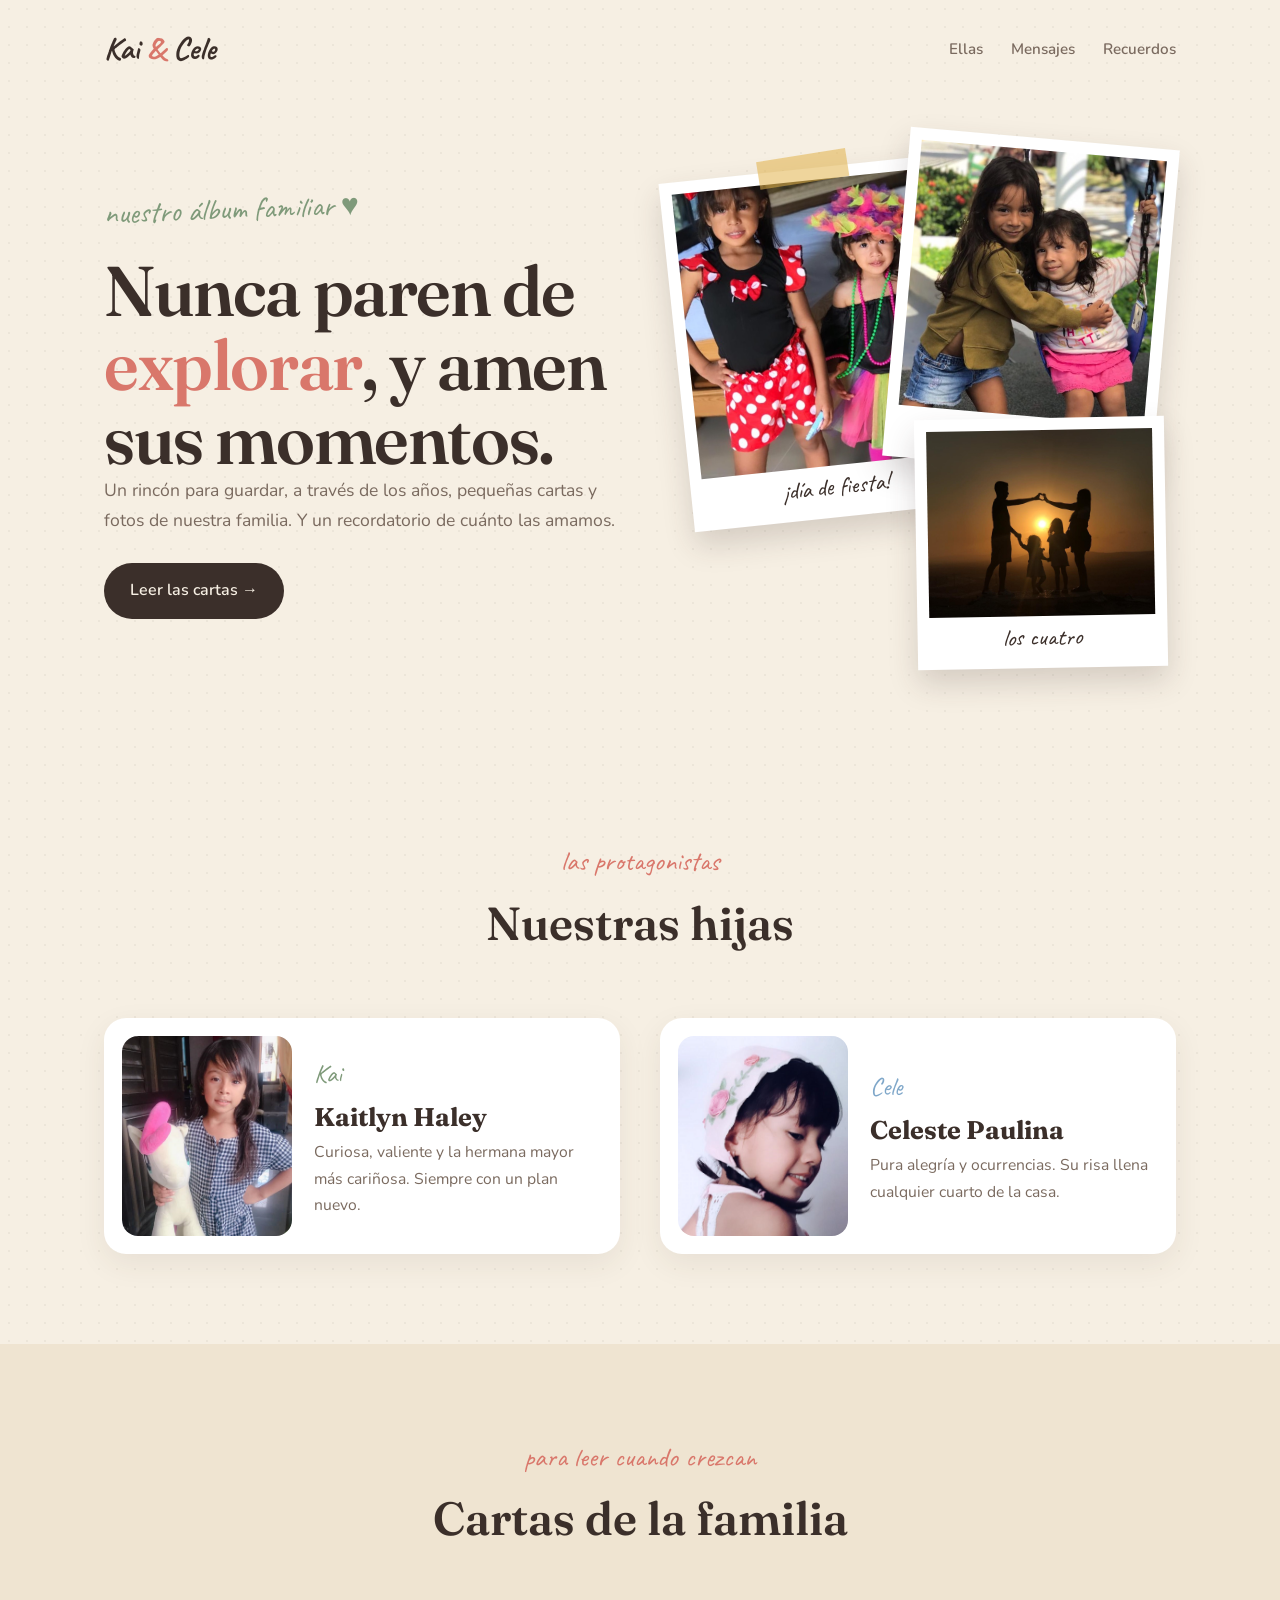
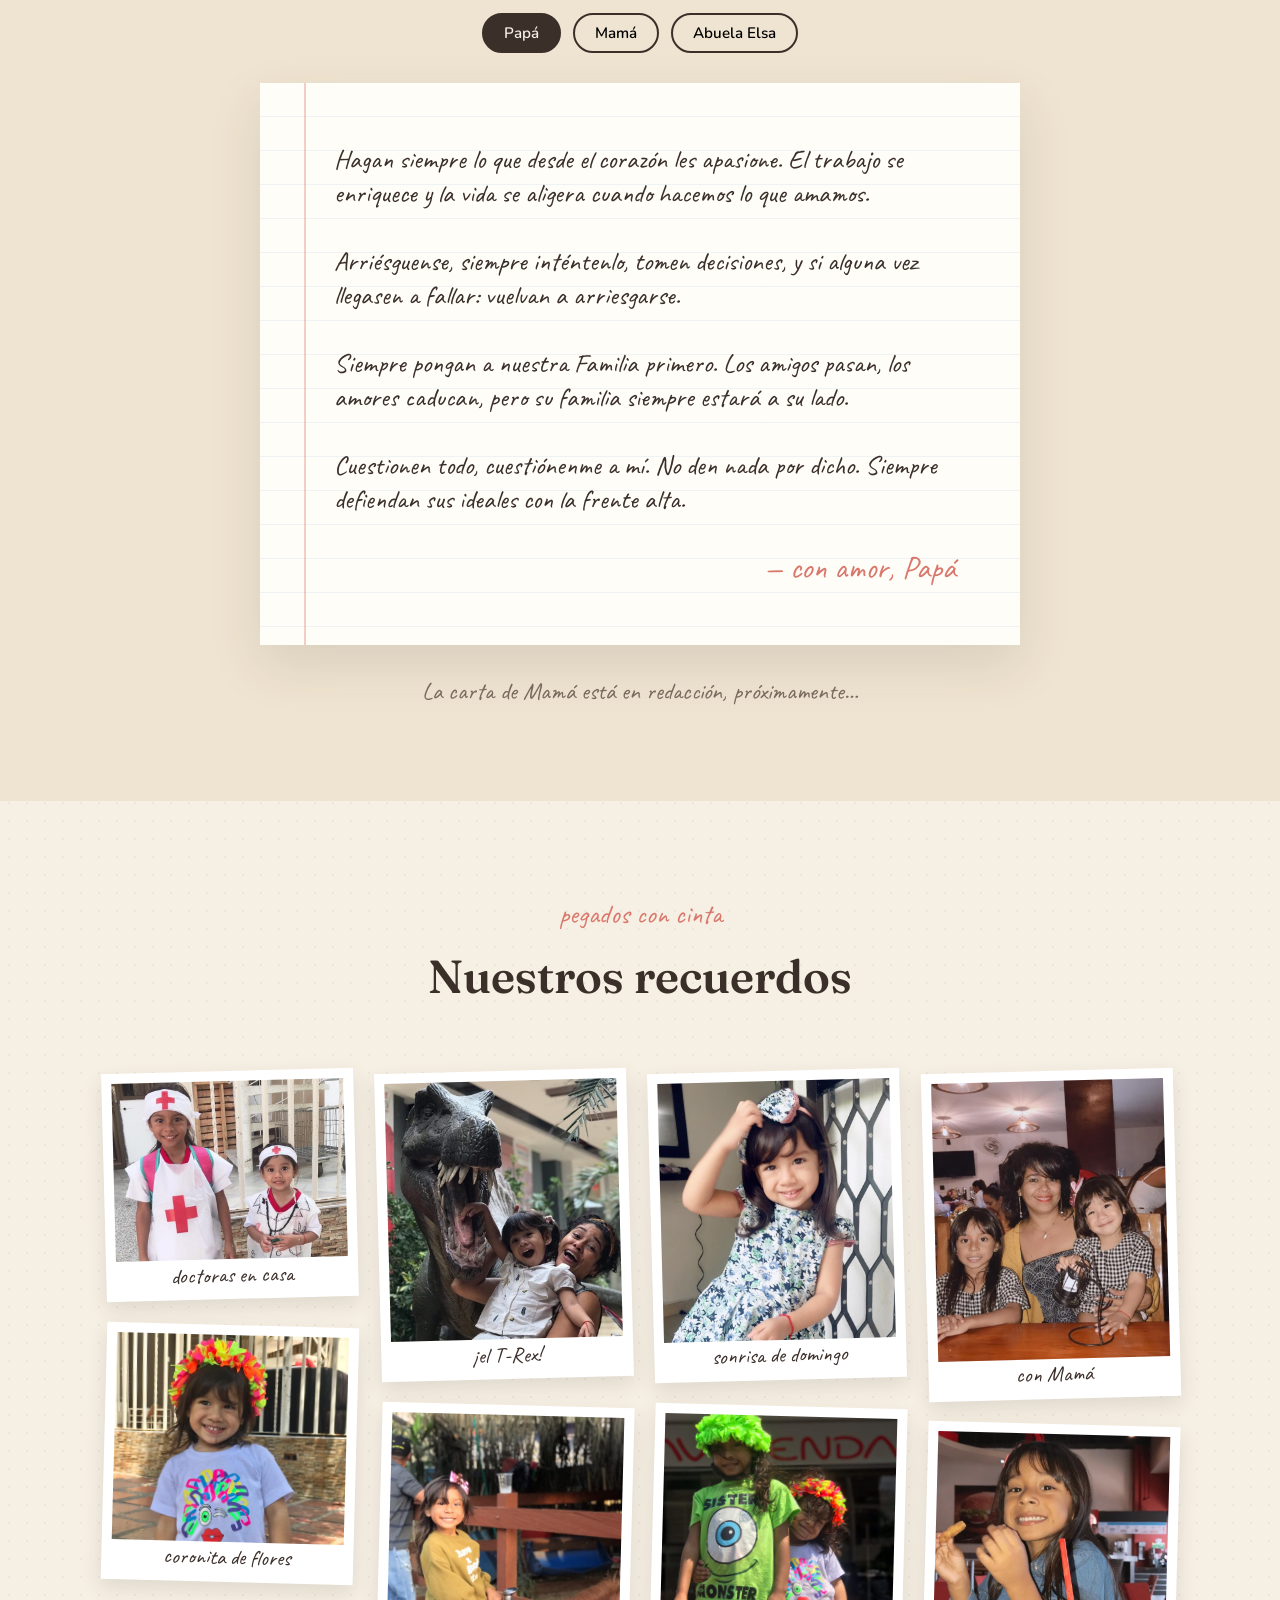
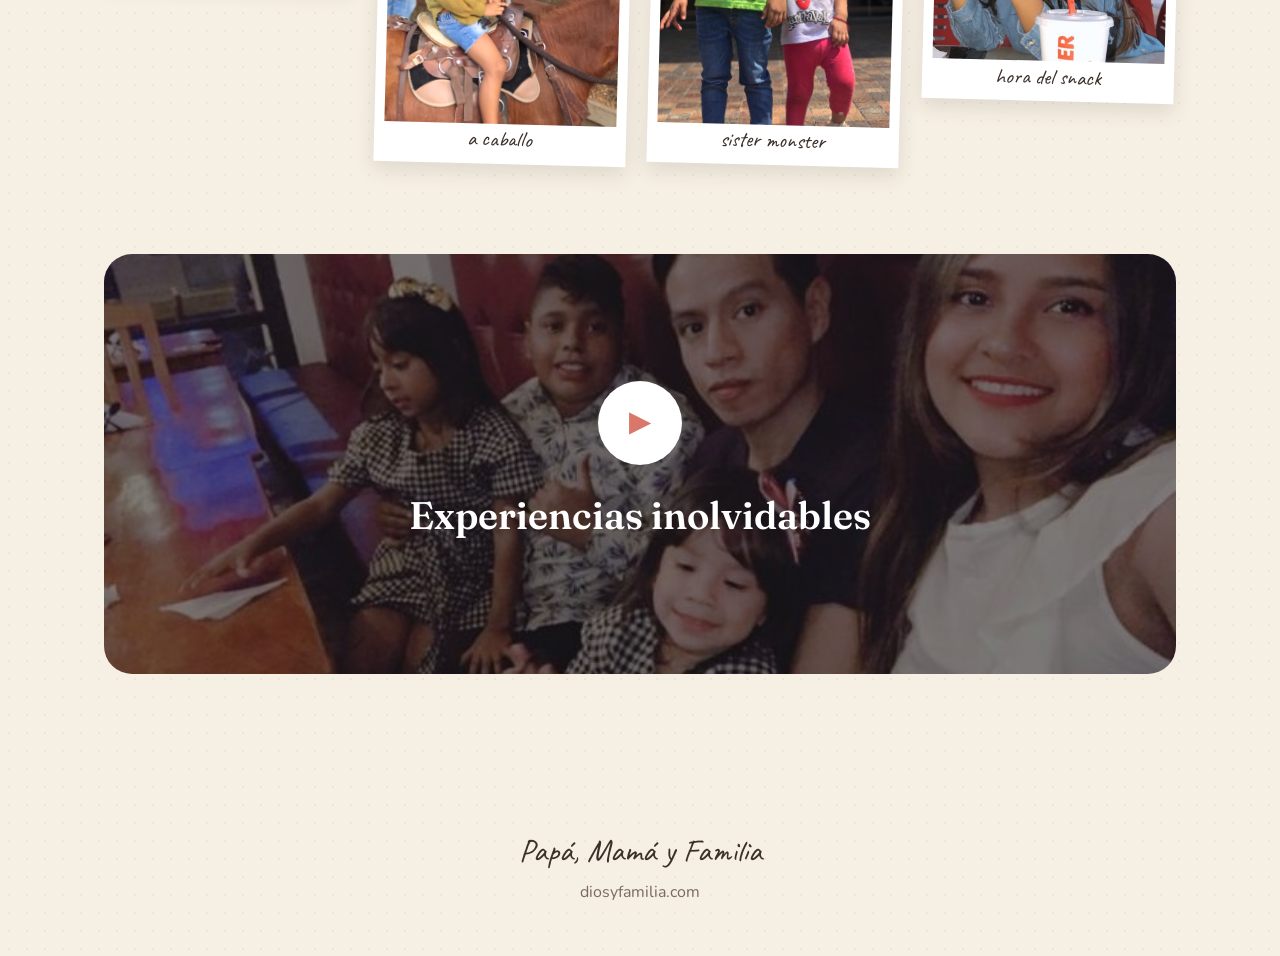
<file: rediseno/opcion-1-album.html>
<!DOCTYPE html>
<html lang="es">
<head>
<meta charset="utf-8">
<meta name="viewport" content="width=device-width, initial-scale=1">
<title>Para Kai y Cele · Álbum familiar</title>
<link rel="preconnect" href="https://fonts.googleapis.com">
<link href="https://fonts.googleapis.com/css2?family=Caveat:wght@500;700&family=Fraunces:opsz,wght@9..144,400;9..144,600&family=Nunito:wght@400;600&display=swap" rel="stylesheet">
<style>
  :root{
    --paper:#f6efe3; --paper-2:#efe4d1; --ink:#3b2f2a; --muted:#7a6a5f;
    --rose:#d9776b; --sage:#7f9a7a; --mustard:#e2b24c; --sky:#7fa7c9;
  }
  *{box-sizing:border-box;margin:0;padding:0}
  html{scroll-behavior:smooth}
  body{
    font-family:'Nunito',sans-serif;color:var(--ink);line-height:1.7;
    background:var(--paper);
    background-image:radial-gradient(rgba(59,47,42,.05) 1px,transparent 1px);
    background-size:18px 18px;
  }
  img{display:block;width:100%;height:100%;object-fit:cover}
  a{color:inherit}
  .wrap{max-width:1120px;margin:0 auto;padding:0 24px}
  .hand{font-family:'Caveat',cursive}

  /* nav */
  nav{display:flex;justify-content:space-between;align-items:center;padding:22px 0}
  .brand{font-family:'Caveat';font-size:2rem;font-weight:700;text-decoration:none}
  .brand span{color:var(--rose)}
  nav ul{display:flex;gap:28px;list-style:none}
  nav ul a{text-decoration:none;font-weight:600;font-size:.95rem;color:var(--muted)}
  nav ul a:hover{color:var(--rose)}

  /* hero */
  .hero{display:grid;grid-template-columns:1.05fr 1fr;gap:48px;align-items:center;padding:40px 0 90px}
  .hero h1{font-family:'Fraunces',serif;font-weight:600;font-size:clamp(2.6rem,5.5vw,4.4rem);line-height:1.05;letter-spacing:-.02em}
  .hero h1 em{font-style:normal;color:var(--rose)}
  .hero .note{font-family:'Caveat';font-size:1.9rem;color:var(--sage);margin:6px 0 18px;transform:rotate(-2deg);display:inline-block}
  .hero p{font-size:1.1rem;color:var(--muted);max-width:30em}
  .btn{display:inline-block;margin-top:28px;background:var(--ink);color:var(--paper);padding:14px 26px;border-radius:999px;text-decoration:none;font-weight:600}
  .btn:hover{background:var(--rose)}

  .stack{position:relative;height:520px}
  .polaroid{position:absolute;background:#fff;padding:12px 12px 52px;box-shadow:0 14px 30px rgba(59,47,42,.18);transition:transform .35s}
  .polaroid:hover{transform:rotate(0) scale(1.04)!important;z-index:5}
  .polaroid figcaption{position:absolute;bottom:10px;left:0;right:0;text-align:center;font-family:'Caveat';font-size:1.5rem}
  .p1{width:290px;height:350px;left:0;top:30px;transform:rotate(-6deg)}
  .p2{width:270px;height:330px;right:10px;top:0;transform:rotate(5deg)}
  .p3{width:250px;height:250px;left:240px;bottom:-10px;transform:rotate(-1deg);z-index:2}
  .tape{position:absolute;top:-14px;left:50%;width:90px;height:28px;margin-left:-45px;background:rgba(226,178,76,.55);transform:rotate(-3deg)}

  /* sections */
  section{padding:90px 0}
  .title{text-align:center;margin-bottom:54px}
  .title small{font-family:'Caveat';font-size:1.7rem;color:var(--rose)}
  .title h2{font-family:'Fraunces',serif;font-size:clamp(2rem,4vw,2.9rem);font-weight:600}

  /* girls */
  .girls{display:grid;grid-template-columns:1fr 1fr;gap:40px}
  .girl{background:#fff;border-radius:22px;padding:18px;box-shadow:0 10px 30px rgba(59,47,42,.08);display:grid;grid-template-columns:170px 1fr;gap:22px;align-items:center}
  .girl .ph{height:200px;border-radius:16px;overflow:hidden}
  .girl h3{font-family:'Fraunces';font-size:1.6rem}
  .girl .nick{font-family:'Caveat';font-size:1.6rem;color:var(--sage)}
  .girl p{color:var(--muted);font-size:.98rem}
  .girl:nth-child(2) .nick{color:var(--sky)}

  /* letter */
  .letters{background:var(--paper-2)}
  .letter{max-width:760px;margin:0 auto;background:#fffdf8;padding:60px 64px;position:relative;
    box-shadow:0 20px 50px rgba(59,47,42,.12);
    background-image:repeating-linear-gradient(transparent,transparent 33px,rgba(127,167,201,.25) 34px);
  }
  .letter::before{content:"";position:absolute;left:44px;top:0;bottom:0;width:2px;background:rgba(217,119,107,.35)}
  .letter p{font-family:'Caveat';font-size:1.65rem;line-height:34px;margin-bottom:34px;padding-left:10px}
  .letter .sign{text-align:right;color:var(--rose);font-size:2rem;margin:0}
  .tabs{display:flex;justify-content:center;gap:12px;margin-bottom:30px;flex-wrap:wrap}
  .tab{border:2px solid var(--ink);border-radius:999px;padding:8px 20px;font-weight:600;background:transparent;cursor:pointer;font-family:inherit;font-size:.95rem}
  .tab.on{background:var(--ink);color:var(--paper)}
  .soon{text-align:center;font-family:'Caveat';font-size:1.5rem;color:var(--muted);margin-top:26px}

  /* gallery */
  .board{columns:4 220px;column-gap:22px}
  .board figure{break-inside:avoid;margin-bottom:26px;background:#fff;padding:10px 10px 40px;box-shadow:0 8px 20px rgba(59,47,42,.12);position:relative;transition:transform .3s}
  .board figure:nth-child(odd){transform:rotate(-1.5deg)}
  .board figure:nth-child(even){transform:rotate(1.5deg)}
  .board figure:hover{transform:rotate(0) scale(1.03)}
  .board img{height:auto}
  .board figcaption{position:absolute;bottom:6px;left:0;right:0;text-align:center;font-family:'Caveat';font-size:1.35rem}

  /* video */
  .video{position:relative;border-radius:28px;overflow:hidden;height:420px;display:grid;place-items:center;text-align:center;color:#fff}
  .video img{position:absolute;inset:0;filter:brightness(.55)}
  .video div{position:relative}
  .play{width:84px;height:84px;border-radius:50%;background:#fff;display:inline-grid;place-items:center;margin-bottom:18px;color:var(--rose);font-size:1.8rem;text-decoration:none}
  .video h2{font-family:'Fraunces';font-size:2.4rem;font-weight:600}

  footer{text-align:center;padding:60px 0 50px;color:var(--muted)}
  footer .hand{font-size:2rem;color:var(--ink)}

  @media (max-width:860px){
    nav ul{display:none}
    .hero,.girls{grid-template-columns:1fr}
    .stack{height:440px;max-width:420px;margin:0 auto;width:100%}
    .p1{width:220px;height:270px}.p2{width:210px;height:260px}.p3{left:90px;width:200px;height:200px}
    .girl{grid-template-columns:120px 1fr}.girl .ph{height:150px}
    .letter{padding:40px 26px}.letter::before{left:18px}
  }
</style>
</head>
<body>

<div class="wrap">
  <nav>
    <a class="brand" href="#">Kai <span>&amp;</span> Cele</a>
    <ul>
      <li><a href="#ellas">Ellas</a></li>
      <li><a href="#mensajes">Mensajes</a></li>
      <li><a href="#recuerdos">Recuerdos</a></li>
    </ul>
  </nav>

  <header class="hero">
    <div>
      <span class="note">nuestro álbum familiar ♥</span>
      <h1>Nunca paren de <em>explorar</em>, y amen sus momentos.</h1>
      <p>Un rincón para guardar, a través de los años, pequeñas cartas y fotos de nuestra familia. Y un recordatorio de cuánto las amamos.</p>
      <a class="btn" href="#mensajes">Leer las cartas →</a>
    </div>
    <div class="stack">
      <figure class="polaroid p1"><span class="tape"></span><img src="../images/pp-24.jpeg" alt="Kai y Cele disfrazadas"><figcaption>¡día de fiesta!</figcaption></figure>
      <figure class="polaroid p2"><img src="../images/p-8.jpeg" alt="Las hermanas abrazadas"><figcaption>hermanas</figcaption></figure>
      <figure class="polaroid p3"><img src="../images/p-11.jpeg" alt="Silueta familiar al atardecer"><figcaption>los cuatro</figcaption></figure>
    </div>
  </header>
</div>

<section id="ellas">
  <div class="wrap">
    <div class="title"><small>las protagonistas</small><h2>Nuestras hijas</h2></div>
    <div class="girls">
      <article class="girl">
        <div class="ph"><img src="../images/pp-02.png" alt="Kaitlyn"></div>
        <div><span class="nick">Kai</span><h3>Kaitlyn Haley</h3><p>Curiosa, valiente y la hermana mayor más cariñosa. Siempre con un plan nuevo.</p></div>
      </article>
      <article class="girl">
        <div class="ph"><img src="../images/pp-01.png" alt="Celeste"></div>
        <div><span class="nick">Cele</span><h3>Celeste Paulina</h3><p>Pura alegría y ocurrencias. Su risa llena cualquier cuarto de la casa.</p></div>
      </article>
    </div>
  </div>
</section>

<section id="mensajes" class="letters">
  <div class="wrap">
    <div class="title"><small>para leer cuando crezcan</small><h2>Cartas de la familia</h2></div>
    <div class="tabs">
      <button class="tab on">Papá</button><button class="tab">Mamá</button><button class="tab">Abuela Elsa</button>
    </div>
    <div class="letter">
      <p>Hagan siempre lo que desde el corazón les apasione. El trabajo se enriquece y la vida se aligera cuando hacemos lo que amamos.</p>
      <p>Arriésguense, siempre inténtenlo, tomen decisiones, y si alguna vez llegasen a fallar: vuelvan a arriesgarse.</p>
      <p>Siempre pongan a nuestra Familia primero. Los amigos pasan, los amores caducan, pero su familia siempre estará a su lado.</p>
      <p>Cuestionen todo, cuestiónenme a mí. No den nada por dicho. Siempre defiendan sus ideales con la frente alta.</p>
      <p class="sign">— con amor, Papá</p>
    </div>
    <p class="soon">La carta de Mamá está en redacción, próximamente…</p>
  </div>
</section>

<section id="recuerdos">
  <div class="wrap">
    <div class="title"><small>pegados con cinta</small><h2>Nuestros recuerdos</h2></div>
    <div class="board">
      <figure><img src="../images/pp-15.jpeg" alt=""><figcaption>doctoras en casa</figcaption></figure>
      <figure><img src="../images/p-7.jpeg" alt=""><figcaption>coronita de flores</figcaption></figure>
      <figure><img src="../images/pp-17.jpeg" alt=""><figcaption>¡el T-Rex!</figcaption></figure>
      <figure><img src="../images/p-19.jpeg" alt=""><figcaption>a caballo</figcaption></figure>
      <figure><img src="../images/pp-6.jpeg" alt=""><figcaption>sonrisa de domingo</figcaption></figure>
      <figure><img src="../images/pp-29.jpeg" alt=""><figcaption>sister monster</figcaption></figure>
      <figure><img src="../images/p-16.jpeg" alt=""><figcaption>con Mamá</figcaption></figure>
      <figure><img src="../images/pp-19.jpeg" alt=""><figcaption>hora del snack</figcaption></figure>
    </div>
  </div>
</section>

<section style="padding-top:0">
  <div class="wrap">
    <div class="video">
      <img src="../images/p-14.jpeg" alt="">
      <div>
        <a class="play" href="https://www.youtube.com/watch?v=Sm5FFdT5FsA" target="_blank">▶</a>
        <h2>Experiencias inolvidables</h2>
      </div>
    </div>
  </div>
</section>

<footer>
  <p class="hand">Papá, Mamá y Familia</p>
  <p>diosyfamilia.com</p>
</footer>

</body>
</html>
</file>
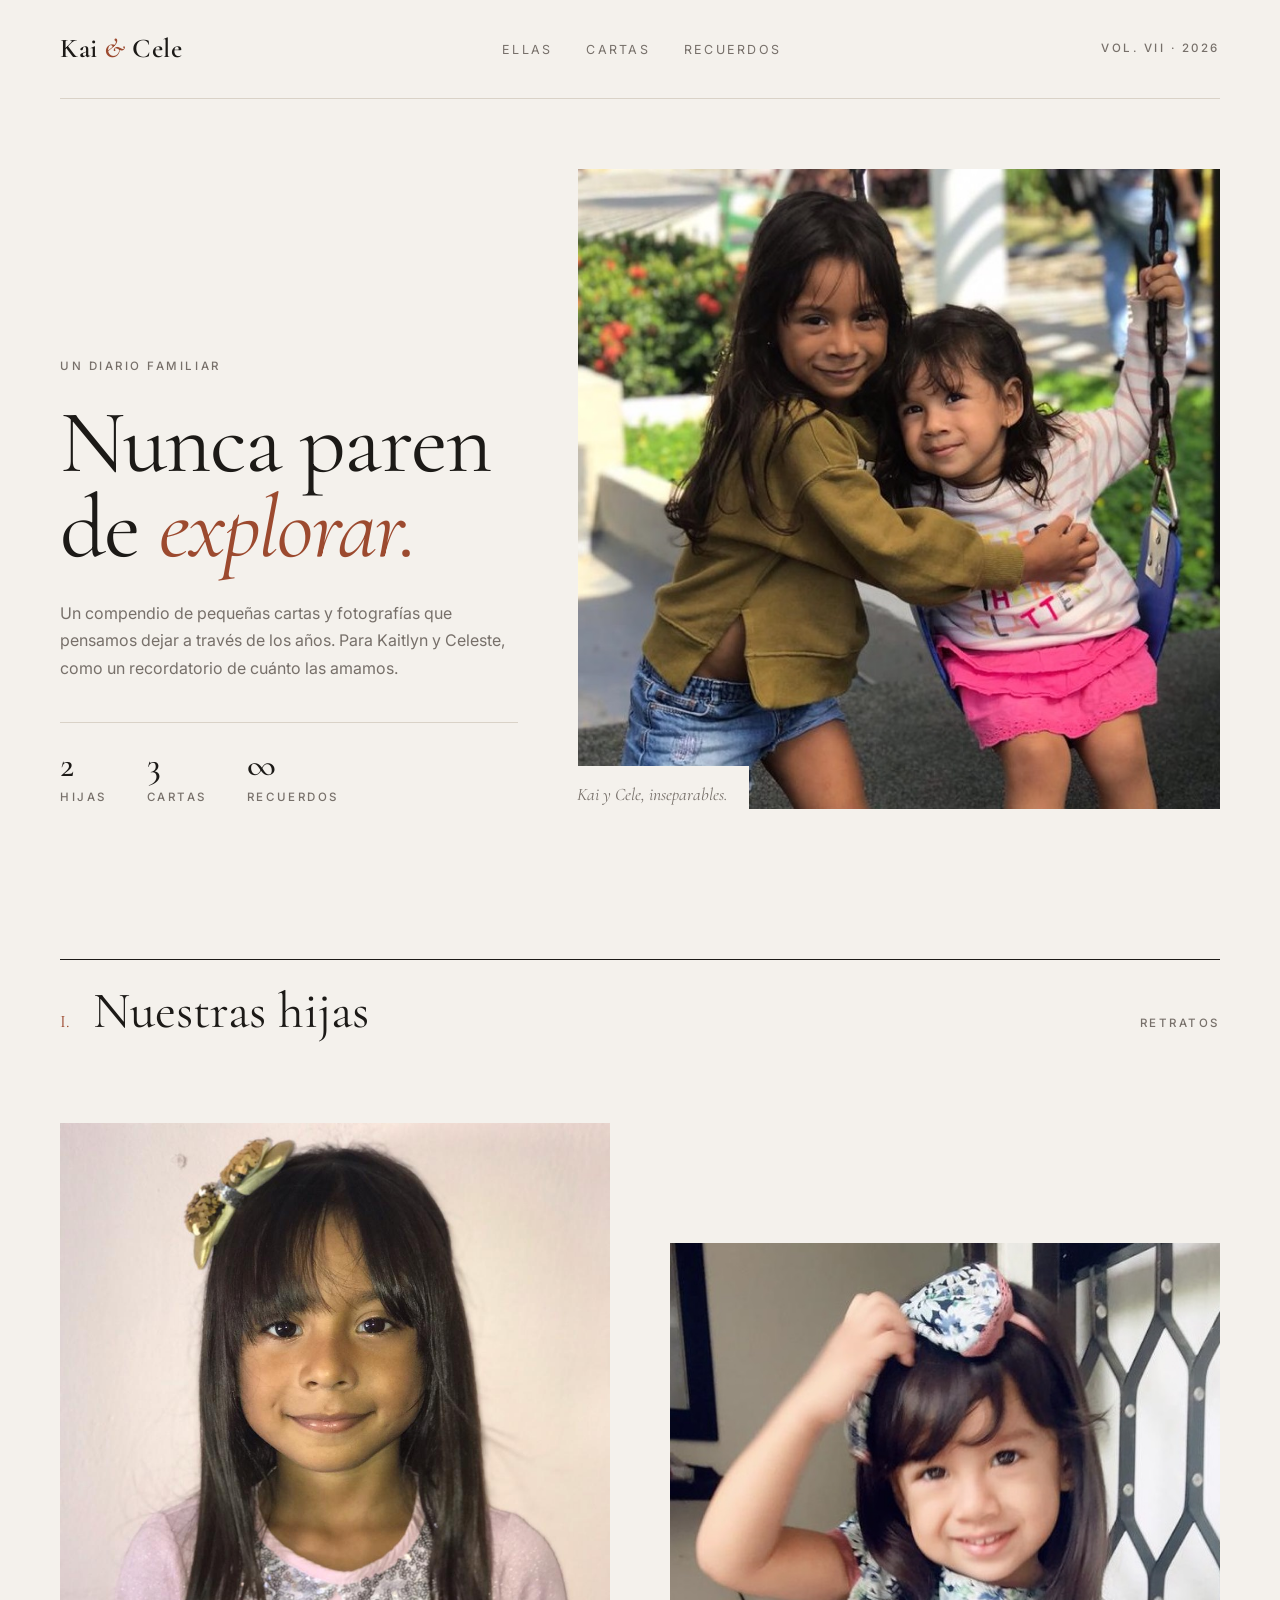
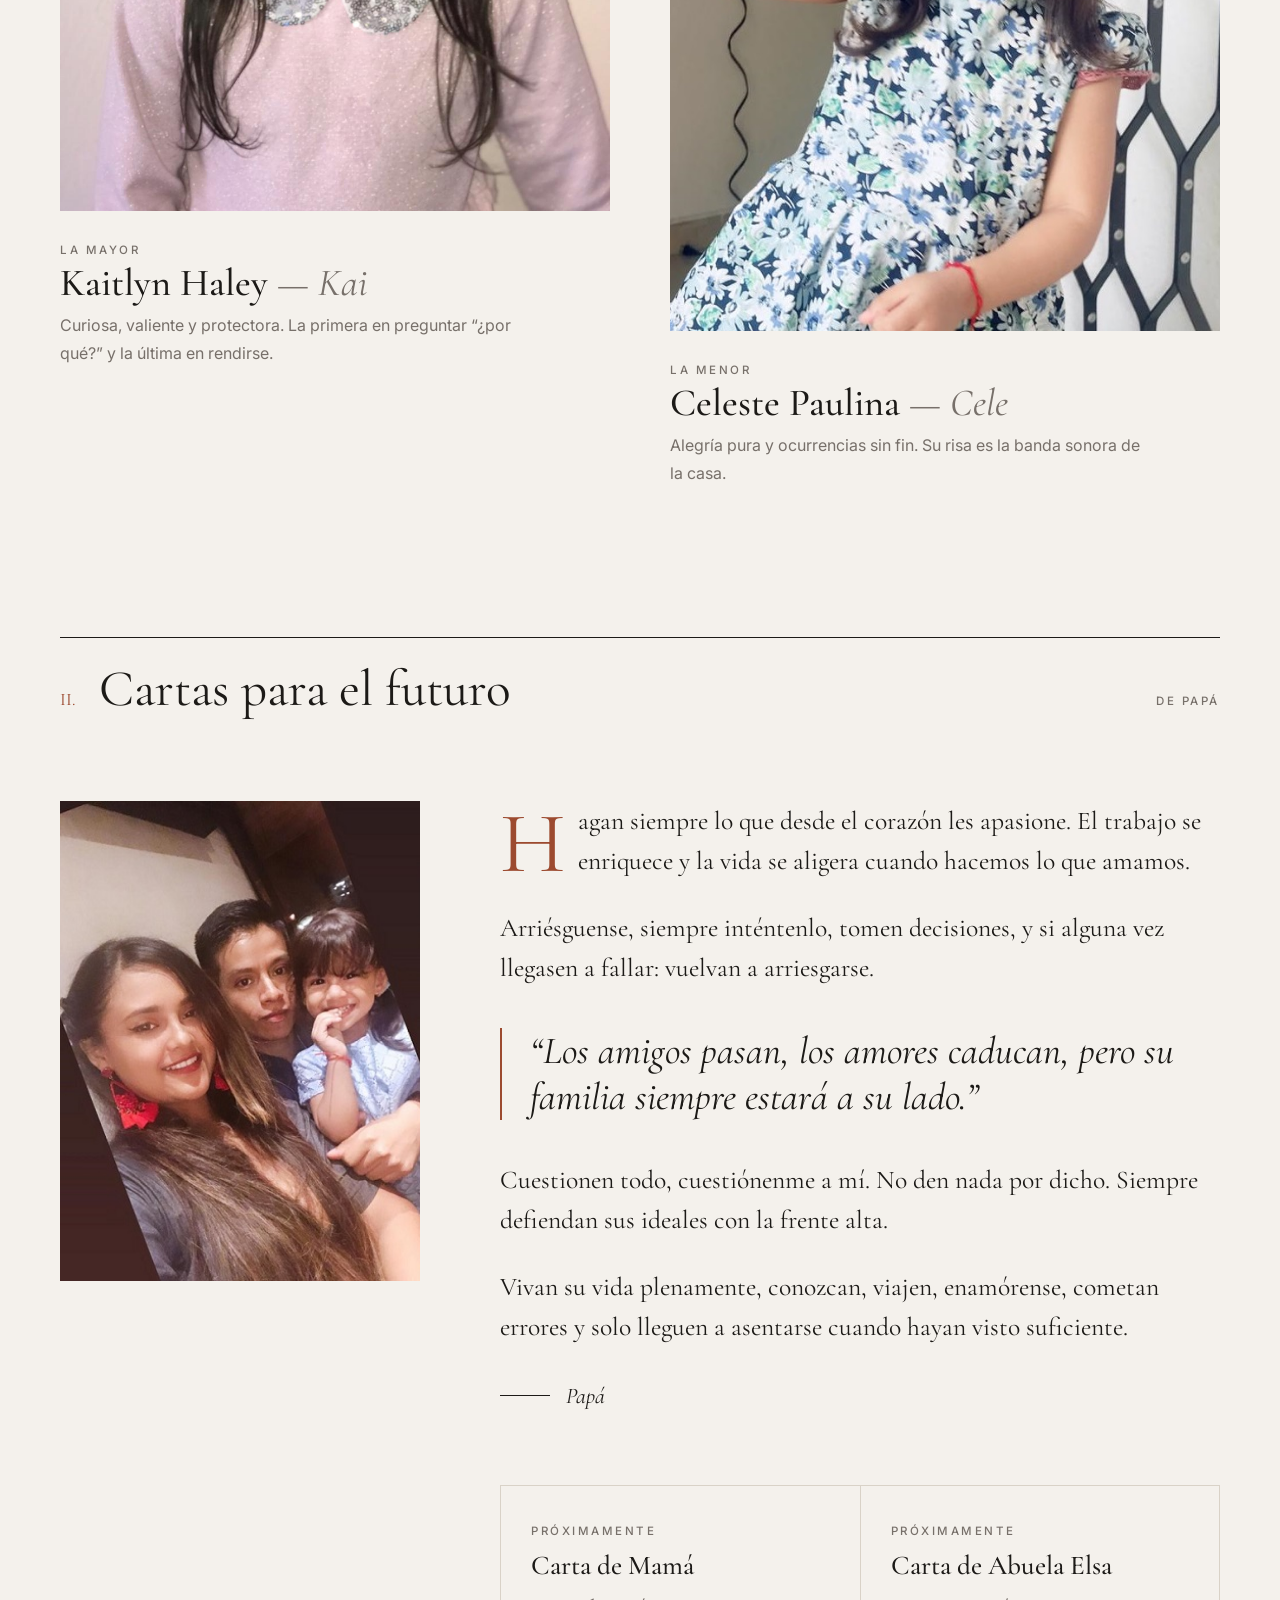
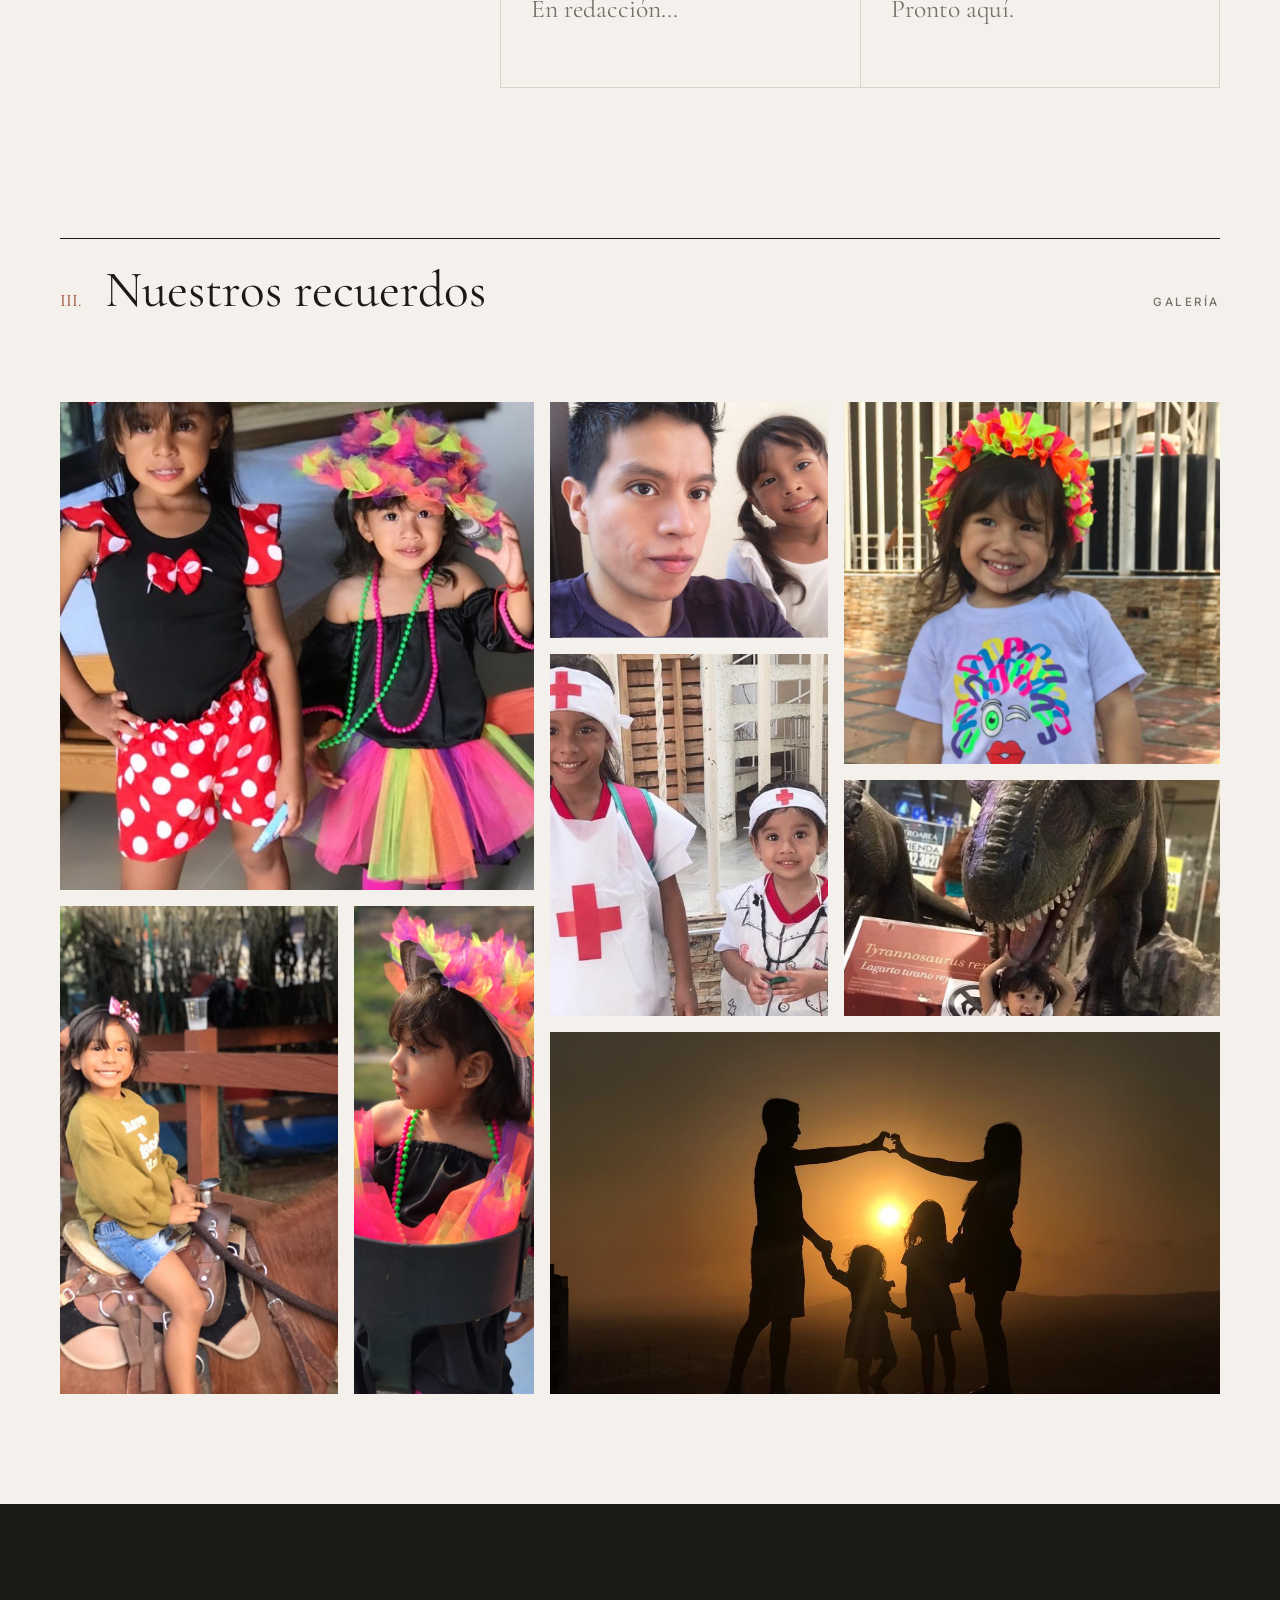
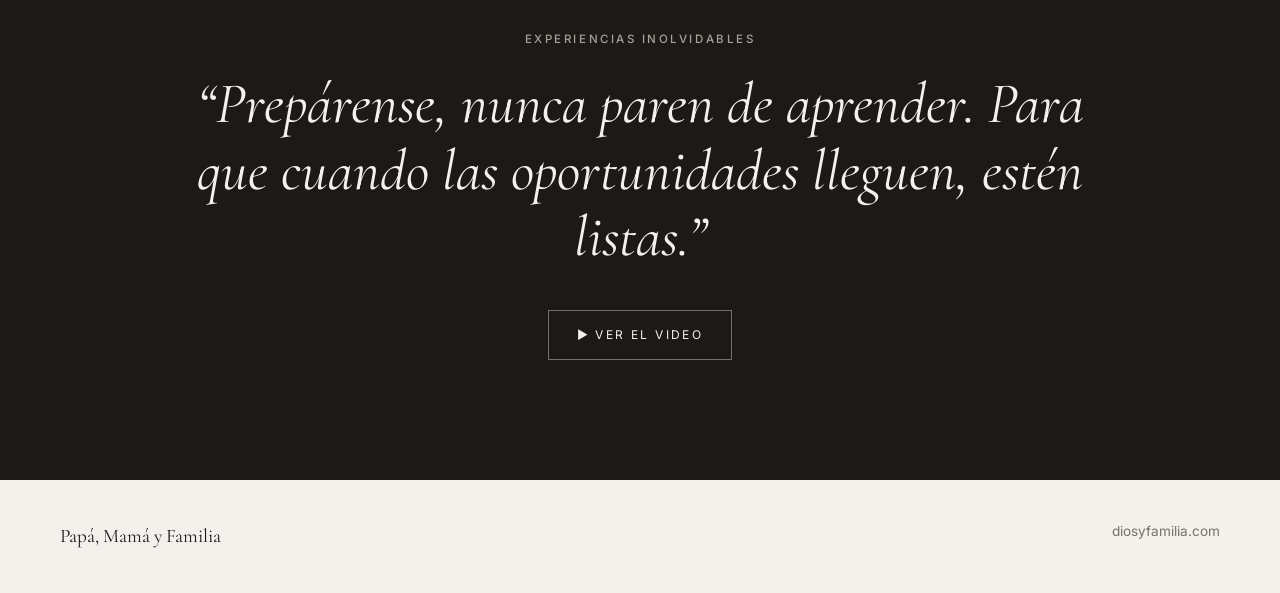
<file: rediseno/opcion-2-editorial.html>
<!DOCTYPE html>
<html lang="es">
<head>
<meta charset="utf-8">
<meta name="viewport" content="width=device-width, initial-scale=1">
<title>Para Kai y Cele · Diario familiar</title>
<link rel="preconnect" href="https://fonts.googleapis.com">
<link href="https://fonts.googleapis.com/css2?family=Cormorant+Garamond:ital,wght@0,400;0,500;0,600;1,400;1,500&family=Inter:wght@400;500;600&display=swap" rel="stylesheet">
<style>
  :root{--bg:#f4f1ec;--ink:#1c1a17;--muted:#77706a;--line:#d9d2c7;--accent:#9c4a2f}
  *{box-sizing:border-box;margin:0;padding:0}
  html{scroll-behavior:smooth}
  body{background:var(--bg);color:var(--ink);font-family:'Inter',sans-serif;font-size:16px;line-height:1.7}
  img{display:block;width:100%;height:100%;object-fit:cover}
  a{color:inherit;text-decoration:none}
  .serif{font-family:'Cormorant Garamond',serif}
  .wrap{max-width:1240px;margin:0 auto;padding:0 40px}
  .eyebrow{font-size:.72rem;letter-spacing:.22em;text-transform:uppercase;color:var(--muted);font-weight:500}

  header.top{display:flex;justify-content:space-between;align-items:center;padding:26px 0;border-bottom:1px solid var(--line)}
  .logo{font-family:'Cormorant Garamond';font-size:1.7rem;font-weight:600;letter-spacing:.02em}
  .logo i{color:var(--accent)}
  header.top nav{display:flex;gap:34px}
  header.top nav a{font-size:.78rem;letter-spacing:.18em;text-transform:uppercase;color:var(--muted)}
  header.top nav a:hover{color:var(--ink)}

  /* hero */
  .hero{display:grid;grid-template-columns:5fr 7fr;gap:60px;padding:70px 0 90px;align-items:end}
  .hero h1{font-family:'Cormorant Garamond';font-weight:400;font-size:clamp(3.2rem,7vw,6.4rem);line-height:.95;letter-spacing:-.02em;margin:22px 0 30px}
  .hero h1 i{color:var(--accent)}
  .hero p{color:var(--muted);max-width:28em}
  .hero .meta{display:flex;gap:40px;margin-top:40px;padding-top:24px;border-top:1px solid var(--line)}
  .hero .meta b{display:block;font-family:'Cormorant Garamond';font-size:2.2rem;font-weight:500;line-height:1}
  .hero .img{height:640px;position:relative}
  .hero .img figcaption{position:absolute;left:-1px;bottom:-1px;background:var(--bg);padding:14px 22px 0 0;font-size:.8rem;color:var(--muted);font-style:italic;font-family:'Cormorant Garamond';font-size:1.1rem}

  .chapter{display:flex;align-items:baseline;gap:24px;padding:26px 0;border-top:1px solid var(--ink);margin-bottom:60px}
  .chapter .n{font-family:'Cormorant Garamond';font-size:1.1rem;color:var(--accent)}
  .chapter h2{font-family:'Cormorant Garamond';font-weight:400;font-size:clamp(2.2rem,4vw,3.4rem);line-height:1}
  .chapter .eyebrow{margin-left:auto}
  section{padding:40px 0 110px}

  /* portraits */
  .portraits{display:grid;grid-template-columns:1fr 1fr;gap:60px}
  .portrait .ph{aspect-ratio:4/5;overflow:hidden;margin-bottom:24px}
  .portrait .ph img{transition:transform 1.2s}
  .portrait:hover .ph img{transform:scale(1.04)}
  .portrait h3{font-family:'Cormorant Garamond';font-weight:500;font-size:2.4rem;line-height:1.1}
  .portrait h3 i{color:var(--muted);font-weight:400}
  .portrait p{color:var(--muted);margin-top:8px;max-width:30em}
  .portrait:nth-child(2){margin-top:120px}

  /* letter */
  .letter{display:grid;grid-template-columns:4fr 8fr;gap:80px}
  .letter aside .ph{aspect-ratio:3/4;overflow:hidden;position:sticky;top:30px}
  .letter .body p{font-family:'Cormorant Garamond';font-size:1.6rem;line-height:1.55;margin-bottom:1.1em}
  .letter .body p:first-child::first-letter{float:left;font-size:5.4rem;line-height:.8;padding:8px 12px 0 0;color:var(--accent)}
  .pull{font-family:'Cormorant Garamond';font-style:italic;font-size:2.4rem!important;line-height:1.2!important;border-left:2px solid var(--accent);padding-left:28px;margin:40px 0!important}
  .sig{margin-top:30px;display:flex;align-items:center;gap:16px}
  .sig span{height:1px;width:50px;background:var(--ink)}
  .others{display:grid;grid-template-columns:1fr 1fr;gap:1px;background:var(--line);margin-top:70px;border:1px solid var(--line)}
  .others div{background:var(--bg);padding:30px}
  .others h4{font-family:'Cormorant Garamond';font-size:1.7rem;font-weight:500}
  .others p{color:var(--muted);font-size:.92rem}

  /* gallery */
  .grid{display:grid;grid-template-columns:repeat(12,1fr);grid-auto-rows:110px;gap:16px}
  .grid figure{overflow:hidden;position:relative}
  .grid figure img{transition:transform 1s}
  .grid figure:hover img{transform:scale(1.05)}
  .g1{grid-column:1/6;grid-row:span 4}
  .g2{grid-column:6/9;grid-row:span 2}
  .g3{grid-column:9/13;grid-row:span 3}
  .g4{grid-column:6/9;grid-row:span 3}
  .g5{grid-column:9/13;grid-row:span 2}
  .g6{grid-column:1/4;grid-row:span 4}
  .g7{grid-column:4/6;grid-row:span 4}
  .g8{grid-column:6/13;grid-row:span 3}

  .quote-band{background:var(--ink);color:var(--bg);padding:120px 0;text-align:center}
  .quote-band p{font-family:'Cormorant Garamond';font-style:italic;font-size:clamp(2rem,4.5vw,3.6rem);line-height:1.15;max-width:900px;margin:0 auto}
  .quote-band a{display:inline-block;margin-top:40px;border:1px solid rgba(244,241,236,.4);padding:14px 28px;font-size:.75rem;letter-spacing:.2em;text-transform:uppercase}
  .quote-band a:hover{background:var(--bg);color:var(--ink)}

  footer{padding:40px 0;display:flex;justify-content:space-between;color:var(--muted);font-size:.85rem}

  @media (max-width:900px){
    .wrap{padding:0 22px}
    header.top nav{display:none}
    .hero,.portraits,.letter{grid-template-columns:1fr;gap:40px}
    .hero .img{height:460px}
    .portrait:nth-child(2){margin-top:0}
    .letter aside .ph{position:static}
    .grid{grid-auto-rows:80px}
    .chapter .eyebrow{display:none}
  }
</style>
</head>
<body>

<div class="wrap">
  <header class="top">
    <a class="logo" href="#">Kai <i>&amp;</i> Cele</a>
    <nav><a href="#hijas">Ellas</a><a href="#cartas">Cartas</a><a href="#recuerdos">Recuerdos</a></nav>
    <span class="eyebrow">Vol. VII · 2026</span>
  </header>

  <section class="hero" style="padding-bottom:110px">
    <div>
      <span class="eyebrow">Un diario familiar</span>
      <h1>Nunca paren de <i>explorar.</i></h1>
      <p>Un compendio de pequeñas cartas y fotografías que pensamos dejar a través de los años. Para Kaitlyn y Celeste, como un recordatorio de cuánto las amamos.</p>
      <div class="meta">
        <div><b>2</b><span class="eyebrow">Hijas</span></div>
        <div><b>3</b><span class="eyebrow">Cartas</span></div>
        <div><b>∞</b><span class="eyebrow">Recuerdos</span></div>
      </div>
    </div>
    <figure class="img">
      <img src="../images/p-8.jpeg" alt="Kai y Cele abrazadas">
      <figcaption>Kai y Cele, inseparables.</figcaption>
    </figure>
  </section>

  <section id="hijas">
    <div class="chapter"><span class="n">I.</span><h2>Nuestras hijas</h2><span class="eyebrow">Retratos</span></div>
    <div class="portraits">
      <article class="portrait">
        <div class="ph"><img src="../images/p-10.jpeg" alt="Kaitlyn"></div>
        <span class="eyebrow">La mayor</span>
        <h3>Kaitlyn Haley <i>— Kai</i></h3>
        <p>Curiosa, valiente y protectora. La primera en preguntar “¿por qué?” y la última en rendirse.</p>
      </article>
      <article class="portrait">
        <div class="ph"><img src="../images/pp-6.jpeg" alt="Celeste"></div>
        <span class="eyebrow">La menor</span>
        <h3>Celeste Paulina <i>— Cele</i></h3>
        <p>Alegría pura y ocurrencias sin fin. Su risa es la banda sonora de la casa.</p>
      </article>
    </div>
  </section>

  <section id="cartas">
    <div class="chapter"><span class="n">II.</span><h2>Cartas para el futuro</h2><span class="eyebrow">De Papá</span></div>
    <div class="letter">
      <aside><div class="ph"><img src="../images/pp-13.jpeg" alt="Papá con sus hijas"></div></aside>
      <div class="body">
        <p>Hagan siempre lo que desde el corazón les apasione. El trabajo se enriquece y la vida se aligera cuando hacemos lo que amamos.</p>
        <p>Arriésguense, siempre inténtenlo, tomen decisiones, y si alguna vez llegasen a fallar: vuelvan a arriesgarse.</p>
        <p class="pull">“Los amigos pasan, los amores caducan, pero su familia siempre estará a su lado.”</p>
        <p>Cuestionen todo, cuestiónenme a mí. No den nada por dicho. Siempre defiendan sus ideales con la frente alta.</p>
        <p>Vivan su vida plenamente, conozcan, viajen, enamórense, cometan errores y solo lleguen a asentarse cuando hayan visto suficiente.</p>
        <div class="sig"><span></span><em class="serif" style="font-size:1.4rem">Papá</em></div>
        <div class="others">
          <div><span class="eyebrow">Próximamente</span><h4>Carta de Mamá</h4><p>En redacción…</p></div>
          <div><span class="eyebrow">Próximamente</span><h4>Carta de Abuela Elsa</h4><p>Pronto aquí.</p></div>
        </div>
      </div>
    </div>
  </section>

  <section id="recuerdos">
    <div class="chapter"><span class="n">III.</span><h2>Nuestros recuerdos</h2><span class="eyebrow">Galería</span></div>
    <div class="grid">
      <figure class="g1"><img src="../images/pp-24.jpeg" alt=""></figure>
      <figure class="g2"><img src="../images/p-15.jpeg" alt=""></figure>
      <figure class="g3"><img src="../images/p-7.jpeg" alt=""></figure>
      <figure class="g4"><img src="../images/pp-15.jpeg" alt=""></figure>
      <figure class="g5"><img src="../images/pp-20.jpeg" alt=""></figure>
      <figure class="g6"><img src="../images/p-19.jpeg" alt=""></figure>
      <figure class="g7"><img src="../images/pp-23.jpeg" alt=""></figure>
      <figure class="g8"><img src="../images/p-11.jpeg" alt=""></figure>
    </div>
  </section>
</div>

<div class="quote-band">
  <span class="eyebrow" style="color:#a9a197">Experiencias inolvidables</span>
  <p style="margin-top:20px">“Prepárense, nunca paren de aprender. Para que cuando las oportunidades lleguen, estén listas.”</p>
  <a href="https://www.youtube.com/watch?v=Sm5FFdT5FsA" target="_blank">▶ Ver el video</a>
</div>

<div class="wrap">
  <footer><span class="serif" style="font-size:1.2rem;color:var(--ink)">Papá, Mamá y Familia</span><span>diosyfamilia.com</span></footer>
</div>

</body>
</html>
</file>
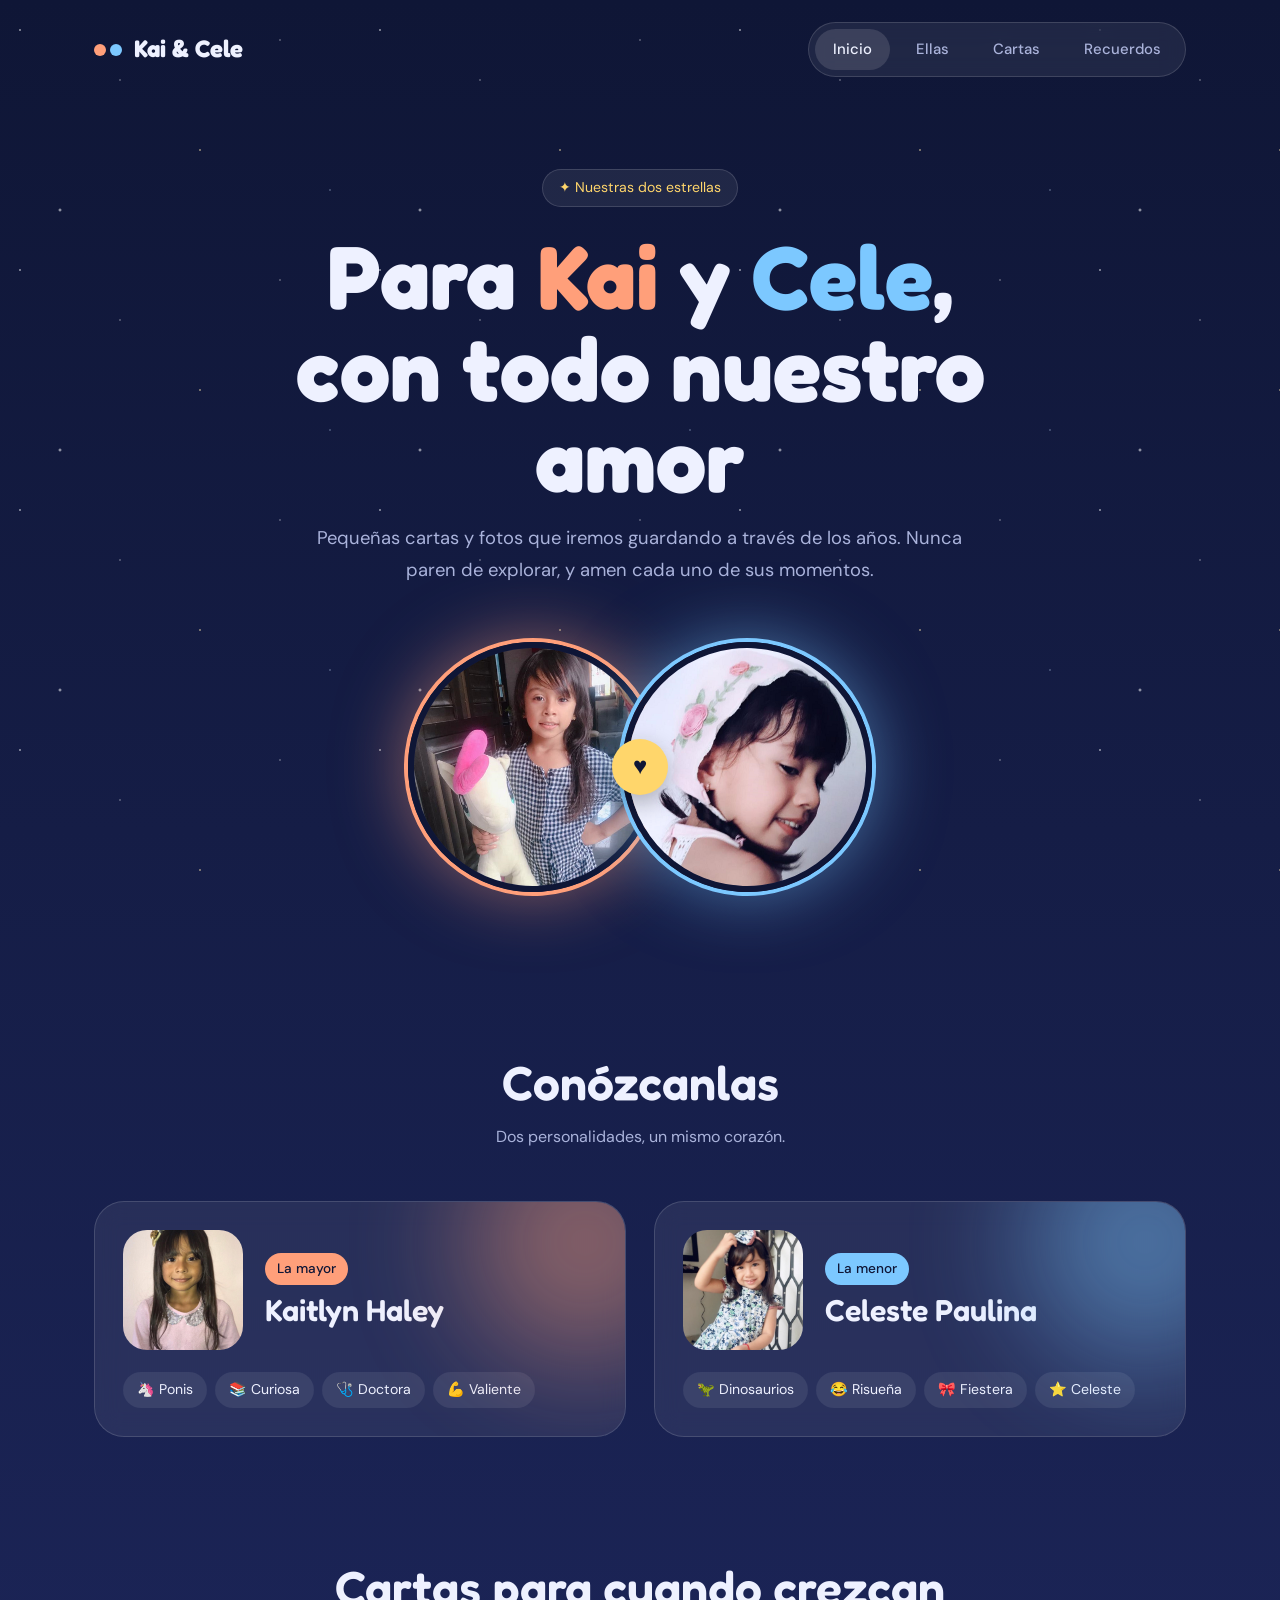
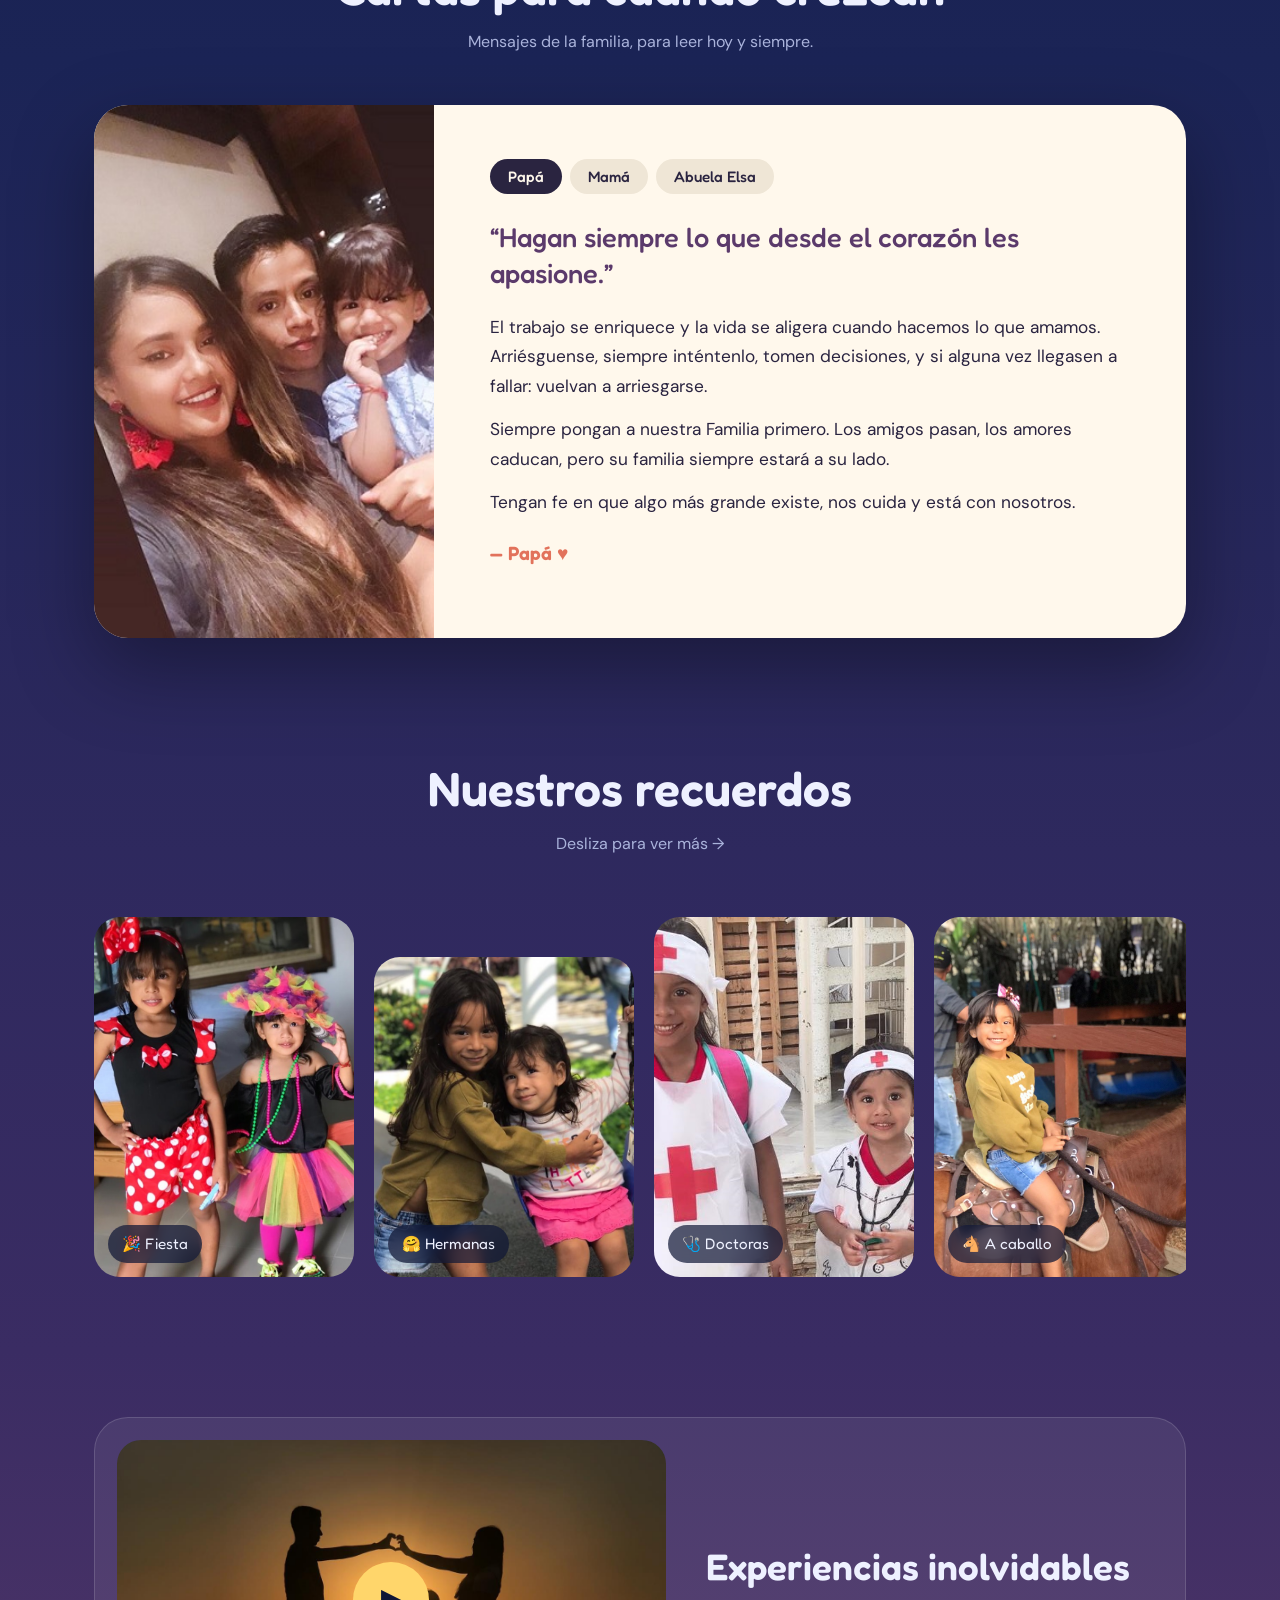
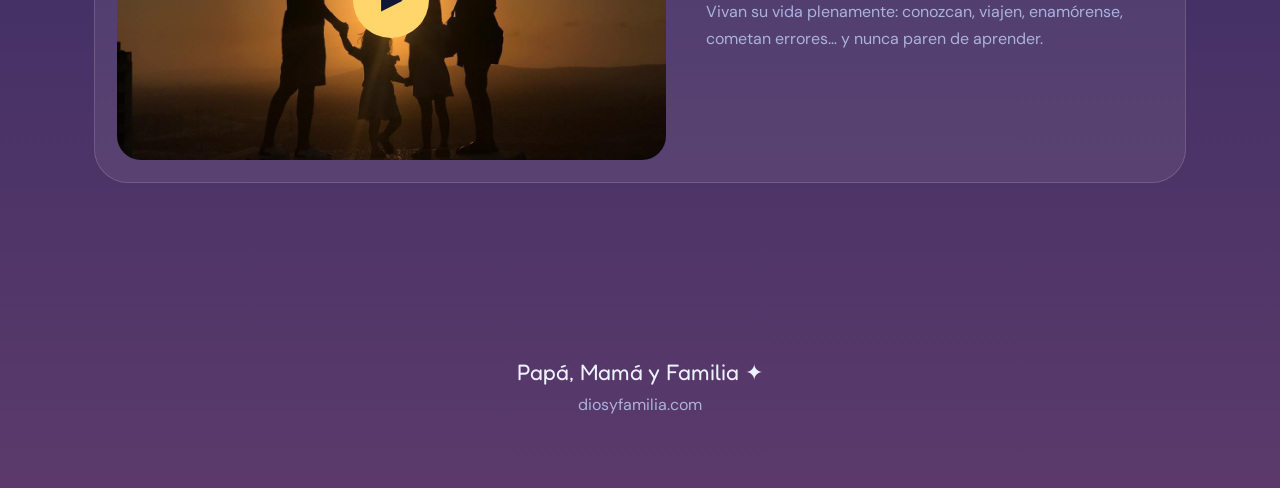
<file: rediseno/opcion-3-estrellas.html>
<!DOCTYPE html>
<html lang="es">
<head>
<meta charset="utf-8">
<meta name="viewport" content="width=device-width, initial-scale=1">
<title>Para Kai y Cele · Nuestras dos estrellas</title>
<link rel="preconnect" href="https://fonts.googleapis.com">
<link href="https://fonts.googleapis.com/css2?family=Fredoka:wght@400;500;600;700&family=DM+Sans:wght@400;500&display=swap" rel="stylesheet">
<style>
  :root{
    --night:#0f1636; --night-2:#1b2456; --text:#eef1ff; --muted:#aab3db;
    --kai:#ff9f7a; --cele:#7cc8ff; --gold:#ffd66b;
    --glass:rgba(255,255,255,.07); --glass-b:rgba(255,255,255,.14);
  }
  *{box-sizing:border-box;margin:0;padding:0}
  html{scroll-behavior:smooth}
  body{font-family:'DM Sans',sans-serif;color:var(--text);line-height:1.7;
    background:linear-gradient(180deg,var(--night) 0%,var(--night-2) 45%,#3a2c63 80%,#5b3a6b 100%);min-height:100vh;position:relative;overflow-x:hidden}
  body::before{content:"";position:fixed;inset:0;pointer-events:none;opacity:.8;
    background-image:
      radial-gradient(1.5px 1.5px at 20px 30px,#fff,transparent),
      radial-gradient(1px 1px at 120px 80px,#fff,transparent),
      radial-gradient(1.5px 1.5px at 200px 150px,#ffe9b0,transparent),
      radial-gradient(1px 1px at 280px 40px,#fff,transparent),
      radial-gradient(1px 1px at 330px 190px,#cfe7ff,transparent),
      radial-gradient(2px 2px at 60px 210px,#fff,transparent);
    background-size:360px 240px;animation:twinkle 6s ease-in-out infinite alternate}
  @keyframes twinkle{from{opacity:.45}to{opacity:.9}}
  img{display:block;width:100%;height:100%;object-fit:cover}
  a{color:inherit;text-decoration:none}
  h1,h2,h3,.fred{font-family:'Fredoka',sans-serif}
  .wrap{max-width:1140px;margin:0 auto;padding:0 24px;position:relative}

  nav{display:flex;justify-content:space-between;align-items:center;padding:22px 0}
  .logo{font-family:'Fredoka';font-weight:700;font-size:1.5rem;display:flex;align-items:center;gap:10px}
  .logo .dot{width:12px;height:12px;border-radius:50%;background:var(--kai);box-shadow:16px 0 0 var(--cele)}
  .logo .dot{margin-right:18px}
  nav .links{display:flex;gap:8px;background:var(--glass);border:1px solid var(--glass-b);padding:6px;border-radius:999px;backdrop-filter:blur(10px)}
  nav .links a{padding:8px 18px;border-radius:999px;font-weight:500;font-size:.93rem;color:var(--muted)}
  nav .links a:first-child,nav .links a:hover{background:rgba(255,255,255,.12);color:var(--text)}

  /* hero */
  .hero{text-align:center;padding:70px 0 40px}
  .pill{display:inline-flex;gap:8px;align-items:center;background:var(--glass);border:1px solid var(--glass-b);padding:6px 16px;border-radius:999px;font-size:.88rem;color:var(--gold)}
  .hero h1{font-size:clamp(2.8rem,7vw,5.6rem);font-weight:700;line-height:1.02;margin:24px auto 18px;max-width:14ch}
  .hero h1 .k{color:var(--kai)} .hero h1 .c{color:var(--cele)}
  .hero p{color:var(--muted);font-size:1.15rem;max-width:36em;margin:0 auto}
  .orbits{display:flex;justify-content:center;align-items:center;gap:0;margin-top:56px;position:relative}
  .orb{width:250px;height:250px;border-radius:50%;overflow:hidden;border:6px solid var(--night);position:relative;z-index:2}
  .orb.kai{box-shadow:0 0 0 4px var(--kai),0 0 70px rgba(255,159,122,.55);transform:translateX(18px) rotate(-4deg)}
  .orb.cele{box-shadow:0 0 0 4px var(--cele),0 0 70px rgba(124,200,255,.55);transform:translateX(-18px) rotate(4deg)}
  .orb-label{position:absolute;bottom:-46px;font-family:'Fredoka';font-weight:600;font-size:1.3rem}
  .orbits .heart{position:absolute;z-index:3;width:56px;height:56px;border-radius:50%;background:var(--gold);color:var(--night);display:grid;place-items:center;font-size:1.5rem;box-shadow:0 8px 24px rgba(0,0,0,.3)}

  section{padding:110px 0}
  .head{text-align:center;margin-bottom:50px}
  .head h2{font-size:clamp(2rem,4.5vw,3rem);font-weight:600}
  .head p{color:var(--muted)}

  /* girls cards */
  .cards{display:grid;grid-template-columns:1fr 1fr;gap:28px}
  .card{background:var(--glass);border:1px solid var(--glass-b);border-radius:30px;padding:28px;backdrop-filter:blur(12px);position:relative;overflow:hidden}
  .card::after{content:"";position:absolute;width:240px;height:240px;border-radius:50%;right:-80px;top:-80px;filter:blur(60px);opacity:.45}
  .card.kai::after{background:var(--kai)} .card.cele::after{background:var(--cele)}
  .card .row{display:flex;gap:22px;align-items:center}
  .card .ph{width:120px;height:120px;border-radius:24px;overflow:hidden;flex:none}
  .card h3{font-size:1.9rem;font-weight:600;line-height:1.1}
  .card .tag{font-size:.85rem;font-weight:500;padding:4px 12px;border-radius:999px;display:inline-block;margin-bottom:8px;color:var(--night)}
  .card.kai .tag{background:var(--kai)} .card.cele .tag{background:var(--cele)}
  .chips{display:flex;flex-wrap:wrap;gap:8px;margin-top:22px}
  .chips span{background:rgba(255,255,255,.08);border-radius:999px;padding:6px 14px;font-size:.88rem}

  /* letter */
  .letter{display:grid;grid-template-columns:340px 1fr;gap:0;background:#fff8ec;color:#2a2440;border-radius:34px;overflow:hidden;box-shadow:0 30px 80px rgba(0,0,0,.35)}
  .letter .ph{min-height:100%}
  .letter .txt{padding:54px 56px}
  .who{display:flex;gap:8px;margin-bottom:26px}
  .who button{border:0;font-family:'Fredoka';font-weight:500;font-size:.95rem;padding:8px 18px;border-radius:999px;background:#efe6d6;color:#2a2440;cursor:pointer}
  .who button.on{background:#2a2440;color:#fff8ec}
  .letter p{font-size:1.08rem;margin-bottom:14px}
  .letter .big{font-family:'Fredoka';font-size:1.7rem;font-weight:500;line-height:1.3;color:#5b3a6b;margin-bottom:22px}
  .letter .sign{font-family:'Fredoka';font-weight:600;color:#e2725b;font-size:1.2rem;margin-top:20px}

  /* memories strip */
  .strip{display:flex;gap:20px;overflow-x:auto;padding:10px 4px 30px;scroll-snap-type:x mandatory}
  .strip::-webkit-scrollbar{height:8px}.strip::-webkit-scrollbar-thumb{background:var(--glass-b);border-radius:9px}
  .mem{flex:0 0 260px;height:360px;border-radius:26px;overflow:hidden;position:relative;scroll-snap-align:start;transition:transform .3s}
  .mem:hover{transform:translateY(-8px)}
  .mem span{position:absolute;left:14px;bottom:14px;background:rgba(15,22,54,.7);backdrop-filter:blur(6px);padding:6px 14px;border-radius:999px;font-family:'Fredoka';font-size:.95rem}
  .mem:nth-child(3n+2){height:320px;margin-top:40px}

  /* video */
  .cta{display:grid;grid-template-columns:1.2fr 1fr;gap:40px;align-items:center;background:var(--glass);border:1px solid var(--glass-b);border-radius:34px;padding:22px}
  .cta .ph{height:320px;border-radius:24px;overflow:hidden;position:relative}
  .cta .ph a{position:absolute;inset:0;display:grid;place-items:center}
  .cta .ph a b{width:76px;height:76px;border-radius:50%;background:var(--gold);color:var(--night);display:grid;place-items:center;font-size:1.6rem}
  .cta h2{font-size:2.3rem;font-weight:600;line-height:1.1}
  .cta p{color:var(--muted);margin-top:10px}

  footer{text-align:center;padding:60px 0 70px;color:var(--muted)}
  footer .fred{font-size:1.4rem;color:var(--text)}

  @media (max-width:860px){
    nav .links{display:none}
    .orb{width:170px;height:170px}
    .cards,.letter,.cta{grid-template-columns:1fr}
    .letter .ph{height:280px}
    .letter .txt{padding:34px 26px}
  }
</style>
</head>
<body>

<div class="wrap">
  <nav>
    <a class="logo" href="#"><span class="dot"></span>Kai &amp; Cele</a>
    <div class="links"><a href="#">Inicio</a><a href="#ellas">Ellas</a><a href="#cartas">Cartas</a><a href="#recuerdos">Recuerdos</a></div>
  </nav>

  <header class="hero">
    <span class="pill">✦ Nuestras dos estrellas</span>
    <h1>Para <span class="k">Kai</span> y <span class="c">Cele</span>, con todo nuestro amor</h1>
    <p>Pequeñas cartas y fotos que iremos guardando a través de los años. Nunca paren de explorar, y amen cada uno de sus momentos.</p>
    <div class="orbits">
      <div class="orb kai"><img src="../images/pp-02.png" alt="Kai"></div>
      <div class="heart">♥</div>
      <div class="orb cele"><img src="../images/pp-01.png" alt="Cele"></div>
    </div>
  </header>
</div>

<section id="ellas">
  <div class="wrap">
    <div class="head"><h2>Conózcanlas</h2><p>Dos personalidades, un mismo corazón.</p></div>
    <div class="cards">
      <article class="card kai">
        <div class="row">
          <div class="ph"><img src="../images/p-10.jpeg" alt=""></div>
          <div><span class="tag">La mayor</span><h3>Kaitlyn Haley</h3></div>
        </div>
        <div class="chips"><span>🦄 Ponis</span><span>📚 Curiosa</span><span>🩺 Doctora</span><span>💪 Valiente</span></div>
      </article>
      <article class="card cele">
        <div class="row">
          <div class="ph"><img src="../images/pp-6.jpeg" alt=""></div>
          <div><span class="tag">La menor</span><h3>Celeste Paulina</h3></div>
        </div>
        <div class="chips"><span>🦖 Dinosaurios</span><span>😂 Risueña</span><span>🎀 Fiestera</span><span>⭐ Celeste</span></div>
      </article>
    </div>
  </div>
</section>

<section id="cartas" style="padding-top:0">
  <div class="wrap">
    <div class="head"><h2>Cartas para cuando crezcan</h2><p>Mensajes de la familia, para leer hoy y siempre.</p></div>
    <div class="letter">
      <div class="ph"><img src="../images/pp-13.jpeg" alt=""></div>
      <div class="txt">
        <div class="who"><button class="on">Papá</button><button>Mamá</button><button>Abuela Elsa</button></div>
        <p class="big">“Hagan siempre lo que desde el corazón les apasione.”</p>
        <p>El trabajo se enriquece y la vida se aligera cuando hacemos lo que amamos. Arriésguense, siempre inténtenlo, tomen decisiones, y si alguna vez llegasen a fallar: vuelvan a arriesgarse.</p>
        <p>Siempre pongan a nuestra Familia primero. Los amigos pasan, los amores caducan, pero su familia siempre estará a su lado.</p>
        <p>Tengan fe en que algo más grande existe, nos cuida y está con nosotros.</p>
        <p class="sign">— Papá ♥</p>
      </div>
    </div>
  </div>
</section>

<section id="recuerdos" style="padding-top:0">
  <div class="wrap">
    <div class="head"><h2>Nuestros recuerdos</h2><p>Desliza para ver más →</p></div>
    <div class="strip">
      <a class="mem"><img src="../images/pp-24.jpeg" alt=""><span>🎉 Fiesta</span></a>
      <a class="mem"><img src="../images/p-8.jpeg" alt=""><span>🤗 Hermanas</span></a>
      <a class="mem"><img src="../images/pp-15.jpeg" alt=""><span>🩺 Doctoras</span></a>
      <a class="mem"><img src="../images/p-19.jpeg" alt=""><span>🐴 A caballo</span></a>
      <a class="mem"><img src="../images/pp-17.jpeg" alt=""><span>🦖 ¡Rawr!</span></a>
      <a class="mem"><img src="../images/p-7.jpeg" alt=""><span>🌸 Flores</span></a>
      <a class="mem"><img src="../images/pp-29.jpeg" alt=""><span>👾 Sister monster</span></a>
    </div>
  </div>
</section>

<section style="padding-top:0">
  <div class="wrap">
    <div class="cta">
      <div class="ph"><img src="../images/p-11.jpeg" alt=""><a href="https://www.youtube.com/watch?v=Sm5FFdT5FsA" target="_blank"><b>▶</b></a></div>
      <div>
        <h2>Experiencias inolvidables</h2>
        <p>Vivan su vida plenamente: conozcan, viajen, enamórense, cometan errores… y nunca paren de aprender.</p>
      </div>
    </div>
  </div>
</section>

<footer>
  <p class="fred">Papá, Mamá y Familia ✦</p>
  <p>diosyfamilia.com</p>
</footer>

</body>
</html>
</file>
<file: css/album.css>
/* Álbum familiar · Kai & Cele */
:root{
  --paper:#f6efe3; --paper-2:#efe4d1; --ink:#3b2f2a; --muted:#7a6a5f;
  --rose:#d9776b; --sage:#7f9a7a; --mustard:#e2b24c; --sky:#7fa7c9;
}
*{box-sizing:border-box;margin:0;padding:0}
html{scroll-behavior:smooth}
body{
  font-family:'Nunito',sans-serif;color:var(--ink);line-height:1.7;
  background:var(--paper);
  background-image:radial-gradient(rgba(59,47,42,.05) 1px,transparent 1px);
  background-size:18px 18px;
}
img{display:block;width:100%;height:100%;object-fit:cover}
a{color:inherit}
.wrap{max-width:1120px;margin:0 auto;padding:0 24px}
.hand{font-family:'Caveat',cursive}

/* navegación */
nav.top{display:flex;justify-content:space-between;align-items:center;padding:22px 0;gap:16px}
.brand{font-family:'Caveat',cursive;font-size:2rem;font-weight:700;text-decoration:none}
.brand span{color:var(--rose)}
nav.top ul{display:flex;gap:28px;list-style:none}
nav.top ul a{text-decoration:none;font-weight:600;font-size:.95rem;color:var(--muted)}
nav.top ul a:hover,nav.top ul a.on{color:var(--rose)}

/* portada */
.hero{display:grid;grid-template-columns:1.05fr 1fr;gap:48px;align-items:center;padding:40px 0 90px}
.hero h1{font-family:'Fraunces',serif;font-weight:600;font-size:clamp(2.6rem,5.5vw,4.4rem);line-height:1.05;letter-spacing:-.02em}
.hero h1 em{font-style:normal;color:var(--rose)}
.note{font-family:'Caveat',cursive;font-size:1.9rem;color:var(--sage);margin:6px 0 18px;transform:rotate(-2deg);display:inline-block}
.hero p{font-size:1.1rem;color:var(--muted);max-width:30em}
.btn{display:inline-block;margin-top:28px;background:var(--ink);color:var(--paper);padding:14px 26px;border-radius:999px;text-decoration:none;font-weight:600;transition:background .2s}
.btn:hover{background:var(--rose)}

.stack{position:relative;height:520px}
.polaroid{position:absolute;background:#fff;padding:12px 12px 52px;box-shadow:0 14px 30px rgba(59,47,42,.18);transition:transform .35s}
.polaroid:hover{transform:rotate(0) scale(1.04)!important;z-index:5}
.polaroid figcaption{position:absolute;bottom:10px;left:0;right:0;text-align:center;font-family:'Caveat',cursive;font-size:1.5rem}
.p1{width:290px;height:350px;left:0;top:30px;transform:rotate(-6deg)}
.p2{width:270px;height:330px;right:10px;top:0;transform:rotate(5deg)}
.p3{width:250px;height:250px;left:240px;bottom:-10px;transform:rotate(-1deg);z-index:2}
.tape{position:absolute;top:-14px;left:50%;width:90px;height:28px;margin-left:-45px;background:rgba(226,178,76,.55);transform:rotate(-3deg);z-index:1}

/* secciones */
section{padding:90px 0}
.title{text-align:center;margin-bottom:54px}
.title small{font-family:'Caveat',cursive;font-size:1.7rem;color:var(--rose)}
.title h1,.title h2{font-family:'Fraunces',serif;font-size:clamp(2rem,4vw,2.9rem);font-weight:600;line-height:1.2}
.title p{color:var(--muted);max-width:34em;margin:10px auto 0}
.page-head{padding:40px 0 10px}

/* hijas */
.girls{display:grid;grid-template-columns:1fr 1fr;gap:40px}
.girl{background:#fff;border-radius:22px;padding:18px;box-shadow:0 10px 30px rgba(59,47,42,.08);display:grid;grid-template-columns:170px 1fr;gap:22px;align-items:center}
.girl .ph{height:200px;border-radius:16px;overflow:hidden}
.girl h3{font-family:'Fraunces',serif;font-size:1.6rem;line-height:1.2}
.girl .nick{font-family:'Caveat',cursive;font-size:1.6rem;color:var(--sage)}
.girl p{color:var(--muted);font-size:.98rem}
.girl:nth-child(2) .nick{color:var(--sky)}

/* cartas */
.letters{background:var(--paper-2)}
.tabs{display:flex;justify-content:center;gap:12px;margin-bottom:30px;flex-wrap:wrap}
.tab{border:2px solid var(--ink);border-radius:999px;padding:8px 20px;font-weight:600;background:transparent;cursor:pointer;font-family:inherit;font-size:.95rem;color:var(--ink)}
.tab:hover{border-color:var(--rose);color:var(--rose)}
.tab.on{background:var(--ink);color:var(--paper);border-color:var(--ink)}
.letter{max-width:760px;margin:0 auto 40px;background:#fffdf8;padding:60px 64px;position:relative;
  box-shadow:0 20px 50px rgba(59,47,42,.12);
  background-image:repeating-linear-gradient(transparent,transparent 33px,rgba(127,167,201,.25) 34px);
  scroll-margin-top:30px;
}
.letter::before{content:"";position:absolute;left:44px;top:0;bottom:0;width:2px;background:rgba(217,119,107,.35)}
.letter p{font-family:'Caveat',cursive;font-size:1.65rem;line-height:34px;margin-bottom:34px;padding-left:10px}
.letter .sign{text-align:right;color:var(--rose);font-size:2rem;margin:0}
.letter .soon{color:var(--muted);text-align:center;padding-left:0}
.letter .more{display:block;text-align:right;font-family:'Nunito',sans-serif;font-size:.95rem;font-weight:600;margin-top:14px;color:var(--ink)}
.letter .photo{position:absolute;top:-44px;right:-90px;width:150px;height:170px;background:#fff;padding:8px 8px 30px;box-shadow:0 10px 24px rgba(59,47,42,.2);transform:rotate(6deg)}
[data-letter][hidden]{display:none}

/* galería */
.board{columns:4 220px;column-gap:22px}
.board figure{break-inside:avoid;margin-bottom:26px;background:#fff;padding:10px 10px 40px;box-shadow:0 8px 20px rgba(59,47,42,.12);position:relative;transition:transform .3s;cursor:zoom-in}
.board figure:nth-child(odd){transform:rotate(-1.5deg)}
.board figure:nth-child(even){transform:rotate(1.5deg)}
.board figure:hover{transform:rotate(0) scale(1.03)}
.board img{height:auto}
.board figcaption{position:absolute;bottom:6px;left:0;right:0;text-align:center;font-family:'Caveat',cursive;font-size:1.35rem}
.center{text-align:center;margin-top:20px}

/* visor de fotos */
.lightbox{position:fixed;inset:0;background:rgba(40,30,25,.88);display:none;align-items:center;justify-content:center;z-index:100;padding:30px;cursor:zoom-out}
.lightbox.open{display:flex}
.lightbox figure{background:#fff;padding:14px 14px 56px;max-width:min(90vw,900px);max-height:90vh;position:relative}
.lightbox img{max-height:calc(90vh - 70px);width:auto;max-width:100%;object-fit:contain}
.lightbox figcaption{position:absolute;bottom:12px;left:0;right:0;text-align:center;font-family:'Caveat',cursive;font-size:1.7rem}

/* video */
.video{position:relative;border-radius:28px;overflow:hidden;height:420px;display:grid;place-items:center;text-align:center;color:#fff}
.video img{position:absolute;inset:0;filter:brightness(.55)}
.video div{position:relative}
.play{width:84px;height:84px;border-radius:50%;background:#fff;display:inline-grid;place-items:center;margin-bottom:18px;color:var(--rose);font-size:1.8rem;text-decoration:none;transition:transform .2s}
.play:hover{transform:scale(1.08)}
.video h2{font-family:'Fraunces',serif;font-size:2.4rem;font-weight:600}

footer{text-align:center;padding:60px 0 50px;color:var(--muted)}
footer .hand{font-size:2rem;color:var(--ink)}

@media (max-width:860px){
  nav.top{flex-direction:column;gap:4px}
  nav.top ul{gap:20px}
  section{padding:64px 0}
  .hero,.girls{grid-template-columns:1fr}
  .hero{padding-bottom:60px}
  .stack{height:440px;max-width:420px;margin:0 auto;width:100%}
  .p1{width:220px;height:270px}.p2{width:210px;height:260px}.p3{left:90px;width:200px;height:200px}
  .girl{grid-template-columns:120px 1fr}.girl .ph{height:150px}
  .letter{padding:40px 26px}.letter::before{left:18px}
  .letter .photo{display:none}
  .video{height:320px}
}
</file>
<file: madoka/app.css>
:root {
  --ink: #2E2236;
  --ink-soft: #5E4E6B;
  --accent: #7A2E5A;
  --pink: #E85A9B;
  --bg: #FFF7FB;
  --line: #F3D3E3;
  --page: #FFF7FB;
  --safe-b: env(safe-area-inset-bottom, 0px);
  --safe-t: env(safe-area-inset-top, 0px);
}

* { box-sizing: border-box; }
html, body { margin: 0; }
body {
  font-family: Nunito, system-ui, sans-serif;
  color: var(--ink);
  background: var(--page);
  transition: background .3s;
  -webkit-tap-highlight-color: transparent;
  min-height: 100vh;
}
a { color: inherit; text-decoration: none; }
button { font: inherit; color: inherit; cursor: pointer; }
h1, h2, h3 { font-family: Fredoka, system-ui, sans-serif; margin: 0; }
:focus-visible { outline: 3px solid var(--pink); outline-offset: 2px; border-radius: 12px; }

#app {
  max-width: 480px;
  margin: 0 auto;
  padding: calc(24px + var(--safe-t)) 20px calc(120px + var(--safe-b));
  position: relative;
  overflow-x: hidden;
  min-height: 100vh;
}

.sparkle { position: absolute; pointer-events: none; z-index: 0; }
.screen > *:not(.sparkle) { position: relative; z-index: 1; }

.kicker { font-size: 12px; font-weight: 800; letter-spacing: 3px; color: var(--accent); text-transform: uppercase; }
.title { font-size: 29px; font-weight: 700; line-height: 1.1; }
.row { display: flex; align-items: center; gap: 12px; }
.between { justify-content: space-between; }
.stack { display: flex; flex-direction: column; gap: 10px; }
.mt { margin-top: 16px; }
.muted { color: var(--ink-soft); }

.icon-btn {
  width: 44px; height: 44px; border-radius: 50%;
  background: #fff; border: 2px solid var(--line);
  display: inline-flex; align-items: center; justify-content: center; flex-shrink: 0;
}
.icon-btn svg { width: 20px; height: 20px; fill: none; stroke: var(--ink); stroke-width: 2.4; stroke-linecap: round; stroke-linejoin: round; }

/* Toggle */
.toggle {
  width: 100%; min-height: 50px; margin-top: 12px; padding: 0 8px 0 16px;
  border-radius: 999px; background: #fff; border: 2px solid var(--line);
  display: flex; align-items: center; justify-content: space-between;
  font-weight: 800; font-size: 14px;
}
.toggle .state { display: flex; align-items: center; gap: 8px; font-size: 12px; color: var(--ink-soft); }
.track { width: 50px; height: 30px; border-radius: 999px; background: #D9D2DE; padding: 4px; display: flex; transition: background .2s; }
.track i { width: 22px; height: 22px; border-radius: 50%; background: #fff; transition: transform .2s; }
.toggle[aria-pressed="true"] .track { background: var(--pink); }
.toggle[aria-pressed="true"] .track i { transform: translateX(20px); }

/* Photocards */
.pc {
  border-radius: 20px; border: 5px solid #fff;
  background: linear-gradient(150deg, #fff 0%, var(--c-bg) 45%, #E9DEFF 75%, #D9F1FF 100%);
  box-shadow: 0 7px 0 var(--c-line);
  display: flex; flex-direction: column; align-items: center; justify-content: center; gap: 10px;
  font-family: Fredoka, sans-serif; font-weight: 700; letter-spacing: 2px;
}
.tilt { transform: rotate(-3deg); }
.gem { display: block; }

.chip {
  display: inline-flex; align-items: center; height: 36px; padding: 0 16px;
  border-radius: 999px; border: 2px solid #E9D9EF; background: #fff;
  font-weight: 800; font-size: 13px;
}
.chip[aria-pressed="true"] { background: var(--ink); border-color: var(--ink); color: #fff; }
.tag { font-size: 10px; font-weight: 800; letter-spacing: 1px; padding: 4px 10px; border-radius: 999px; background: #fff; display: inline-block; }
.tag.dark { background: var(--ink); color: #fff; }

/* Home */
.bias {
  display: flex; gap: 16px; padding: 14px; border-radius: 28px;
  background: var(--c-bg); border: 2px solid var(--c-line);
}
.bias .pc { width: 118px; height: 166px; flex-shrink: 0; font-size: 14px; }
.tiles { display: grid; grid-template-columns: repeat(2, minmax(0, 1fr)); gap: 12px; }
.tile {
  min-height: 118px; border-radius: 24px; padding: 14px 16px; border: 2px solid;
  display: flex; flex-direction: column; justify-content: space-between;
}
.tile svg { width: 30px; height: 30px; fill: none; stroke: var(--ink); stroke-width: 2; stroke-linecap: round; stroke-linejoin: round; }
.tile b { font-family: Fredoka, sans-serif; font-size: 19px; display: block; }
.tile small { font-size: 12px; color: #4A3D55; }
.banner {
  display: flex; align-items: center; gap: 14px; min-height: 76px; padding: 12px 16px;
  border-radius: 24px; background: var(--ink); color: #fff;
}
.banner .ic { width: 48px; height: 48px; border-radius: 16px; background: #FFD6E7; display: flex; align-items: center; justify-content: center; flex-shrink: 0; }
.banner b { font-family: Fredoka, sans-serif; font-weight: 600; font-size: 18px; display: block; }
.banner small { color: #FFD6E7; font-size: 12px; }

/* Character grid */
.grid { display: grid; grid-template-columns: repeat(2, minmax(0, 1fr)); gap: 12px; }
.card {
  border-radius: 24px; background: var(--c-bg); border: 2px solid var(--c-line);
  padding: 10px; display: flex; flex-direction: column; gap: 6px; position: relative;
}
.card .art {
  height: 120px; border-radius: 16px; border: 2px solid #fff;
  background: linear-gradient(150deg, #fff 0%, var(--c-bg) 55%, #fff 100%);
  display: flex; align-items: center; justify-content: center;
}
.card .tag { position: absolute; top: 16px; left: 16px; font-size: 9px; }
.card .name { font-family: Fredoka, sans-serif; font-weight: 700; font-size: 17px; line-height: 1.1; display: block; }
.card .role { font-size: 11px; font-weight: 700; color: #4A3D55; }
.heart { width: 40px; height: 40px; border-radius: 50%; border: 0; background: #fff; display: flex; align-items: center; justify-content: center; flex-shrink: 0; }
.heart svg { width: 18px; height: 18px; fill: none; stroke: var(--pink); stroke-width: 2; stroke-linejoin: round; }
.heart[aria-pressed="true"] svg { fill: var(--pink); }

/* Profile */
.profile-pc { width: 176px; height: 236px; margin: 8px auto 0; font-size: 16px; }
.facts { display: grid; grid-template-columns: repeat(2, minmax(0, 1fr)); gap: 8px; }
.fact { padding: 9px 12px; border-radius: 16px; background: #FFF4F9; }
.fact span { display: block; font-size: 11px; font-weight: 700; color: #6B5A72; }
.fact b { font-size: 14px; }
.panel { padding: 14px; border-radius: 26px; background: #fff; display: flex; flex-direction: column; gap: 10px; }
.spoiler {
  width: 100%; min-height: 64px; border-radius: 18px; border: 2px dashed #CDBDF2; background: #F6F1FF;
  padding: 10px 14px; text-align: left; display: flex; flex-direction: column; gap: 4px;
}
.spoiler .lbl { display: flex; justify-content: space-between; font-size: 11px; font-weight: 800; letter-spacing: 1px; color: var(--ink-soft); }
.spoiler p { margin: 0; font-size: 14px; font-weight: 700; line-height: 1.4; }
.spoiler[aria-expanded="false"] p { filter: blur(6px); user-select: none; }
.locked-note { font-size: 13px; font-weight: 700; color: var(--ink-soft); display: flex; gap: 8px; align-items: center; }

.btn {
  height: 52px; padding: 0 24px; border-radius: 999px; border: 0;
  background: var(--ink); color: #fff; font-weight: 800; font-size: 15px;
  display: inline-flex; align-items: center; justify-content: center; gap: 8px;
}
.btn.light { background: #fff; color: var(--ink); border: 2px solid #E9D9EF; }
.btn.block { width: 100%; }

/* History */
.progress { padding: 12px 14px; border-radius: 22px; background: #fff; border: 2px solid #CDEFE2; }
.round { width: 44px; height: 44px; border-radius: 50%; border: 0; background: #D7F3EA; font-size: 22px; font-weight: 800; flex-shrink: 0; }
.bar { flex: 1; height: 14px; border-radius: 999px; background: #EAF5F0; overflow: hidden; }
.bar i { display: block; height: 100%; border-radius: 999px; background: #5FC7A3; transition: width .25s; }
.timeline { list-style: none; margin: 12px 0 0; padding: 0; display: flex; flex-direction: column; gap: 10px; }
.timeline li { display: flex; gap: 12px; }
.dotcol { display: flex; flex-direction: column; align-items: center; width: 38px; flex-shrink: 0; }
.num { width: 38px; height: 38px; border-radius: 50%; background: #A9E0CD; font-family: Fredoka, sans-serif; font-weight: 700; display: flex; align-items: center; justify-content: center; }
.dotcol::after { content: ""; flex: 1; width: 3px; border-radius: 3px; background: #CDEFE2; margin-top: 4px; }
.ep {
  flex: 1; min-height: 60px; padding: 10px 12px; border-radius: 18px; background: #fff; border: 2px solid #CDEFE2;
  display: flex; flex-direction: column; gap: 2px;
}
.ep b { font-size: 14px; }
.ep small { font-size: 12px; color: #3F5049; line-height: 1.35; }
.ep.locked { background: #EEF3F1; border-style: dashed; border-color: #BFCBC6; flex-direction: row; align-items: center; gap: 8px; font-size: 13px; font-weight: 700; color: #3F5049; }
.locked + .x, li.is-locked .num { background: #E3E8E6; }

/* Episode */
.ep-hero {
  margin: calc(-24px - var(--safe-t)) -20px 0; height: 230px; position: relative;
  background: linear-gradient(160deg, #FFD0E4 0%, #E9DEFF 60%, #D9F1FF 100%);
  display: flex; align-items: center; justify-content: center;
  font-family: Fredoka, sans-serif; font-size: 96px; font-weight: 700; color: #fff;
}
.ep-hero .icon-btn { position: absolute; top: calc(26px + var(--safe-t)); left: 20px; border: 0; }
.ep-head { margin-top: -40px; padding: 16px; border-radius: 26px; background: #fff; border: 2px solid var(--line); position: relative; z-index: 2; }
.bullets { margin: 0; padding: 0; list-style: none; display: flex; flex-direction: column; gap: 10px; }
.bullets li { display: flex; gap: 10px; font-size: 15px; line-height: 1.45; }
.bullets li::before { content: ""; width: 10px; height: 10px; margin-top: 6px; border-radius: 50%; background: var(--dot, #F9B8D3); flex-shrink: 0; }
.cast { display: flex; gap: 10px; flex-wrap: wrap; }
.cast a { display: flex; flex-direction: column; align-items: center; gap: 4px; width: 58px; font-size: 11px; font-weight: 700; }
.cast span { width: 54px; height: 54px; border-radius: 50%; background: var(--c-bg); border: 2px solid var(--c-line); display: flex; align-items: center; justify-content: center; }
.pager { display: grid; grid-template-columns: repeat(2, minmax(0, 1fr)); gap: 12px; margin-top: 24px; }
.pager .btn { width: 100%; padding: 0 10px; font-size: 14px; }
.pager .btn[aria-disabled="true"] { opacity: .4; pointer-events: none; }

/* Quiz */
.center { text-align: center; align-items: center; }
.qcard { padding: 20px 18px; border-radius: 26px; background: #fff; border: 2px solid var(--line); }
.answer {
  width: 100%; min-height: 58px; padding: 10px 16px; border-radius: 20px;
  border: 2px solid var(--c-line); background: var(--c-bg);
  font-size: 15px; font-weight: 700; text-align: left; display: flex; align-items: center; gap: 12px;
  transition: transform .1s;
}
.answer:active { transform: scale(.98); }
.answer i { font-style: normal; width: 30px; height: 30px; flex-shrink: 0; border-radius: 50%; background: #fff; font-family: Fredoka, sans-serif; display: flex; align-items: center; justify-content: center; }
.result-pc { width: 190px; height: 256px; font-size: 17px; }

/* Tab bar */
.tabbar {
  position: fixed; left: 50%; transform: translateX(-50%);
  bottom: calc(16px + var(--safe-b)); width: min(448px, calc(100% - 32px));
  height: 66px; border-radius: 33px; background: #fff; border: 2px solid var(--line);
  box-shadow: 0 6px 18px rgba(122, 46, 90, .14);
  display: flex; justify-content: space-around; align-items: center; z-index: 10;
}
.tabbar a {
  min-width: 64px; padding: 6px 4px; border-radius: 20px; color: var(--ink-soft);
  font-size: 11px; font-weight: 700; display: flex; flex-direction: column; align-items: center; gap: 2px;
}
.tabbar svg { width: 22px; height: 22px; fill: none; stroke: currentColor; stroke-width: 2; stroke-linecap: round; stroke-linejoin: round; }
.tabbar a[aria-current="page"] { color: var(--ink); font-weight: 800; background: #FFE3EF; }
body.hide-tabbar .tabbar { display: none; }

.screen { animation: pop .25s ease-out; }
@keyframes pop { from { opacity: 0; transform: translateY(8px); } to { opacity: 1; transform: none; } }
@media (prefers-reduced-motion: reduce) { .screen { animation: none; } * { transition: none !important; } }
</file>
<file: zombies/game.css>
:root{
  --panel:rgba(16,10,34,.62);
  --gold:#ffcc33;
  --text:#fff;
  --font:"Fredoka","Trebuchet MS",system-ui,sans-serif;
  --safe-t:env(safe-area-inset-top,0px);
  --safe-b:env(safe-area-inset-bottom,0px);
  --safe-l:env(safe-area-inset-left,0px);
  --safe-r:env(safe-area-inset-right,0px);
}
*{box-sizing:border-box;-webkit-tap-highlight-color:transparent}
html,body{margin:0;height:100%;overflow:hidden;background:#1d1733;color:var(--text);font-family:var(--font);
  user-select:none;-webkit-user-select:none;touch-action:none;overscroll-behavior:none}
#game{position:fixed;inset:0;width:100%;height:100%;display:block}
[hidden]{display:none!important}

/* ---------- HUD ---------- */
#hud{position:fixed;inset:0;pointer-events:none}
.panel{position:absolute;background:var(--panel);border-radius:16px;padding:8px 14px;backdrop-filter:blur(3px);-webkit-backdrop-filter:blur(3px)}
#lifePanel{top:calc(12px + var(--safe-t));left:calc(12px + var(--safe-l));display:flex;align-items:center;gap:10px}
#hearts{display:flex;gap:4px}
#hearts svg{width:30px;height:27px;transition:transform .2s}
#hearts svg.lost{opacity:.9}
#hearts svg.pulse{animation:pulse .5s}
#lvl{color:var(--gold);font-weight:700;font-size:20px}
#objective{top:calc(12px + var(--safe-t));left:50%;transform:translateX(-50%);font-size:17px;font-weight:600;white-space:nowrap;text-align:center}
#objective.done{background:rgba(40,150,80,.75)}
#minimap{position:absolute;top:calc(12px + var(--safe-t));right:calc(12px + var(--safe-r));width:162px;height:120px;
  background:var(--panel);border:2px solid rgba(255,255,255,.35);border-radius:14px}
#score{position:absolute;left:calc(16px + var(--safe-l));bottom:calc(14px + var(--safe-b));font-size:26px;font-weight:700;color:var(--gold);
  text-shadow:0 2px 0 #000,0 0 8px #000}
#ammo{right:calc(14px + var(--safe-r));bottom:calc(14px + var(--safe-b));display:flex;align-items:center;gap:10px;font-size:32px;font-weight:700}
#ammo small{font-size:17px;color:#b9e8ff}
#ammo.low #ammoCount{color:#ff8080;animation:pulse 1s infinite}
.bubble-icon{display:inline-block;width:34px;height:34px;border-radius:50%;
  background:radial-gradient(circle at 35% 35%,#fff 0 12%,rgba(158,240,255,.8) 40%,rgba(63,182,255,.45) 100%);border:2px solid #fff}
.bubble-icon.big{width:46px;height:46px}
#crosshair{position:absolute;left:50%;top:50%;width:34px;height:34px;margin:-17px 0 0 -17px;border:3px solid #fff;border-radius:50%;
  box-shadow:0 0 0 1px rgba(0,0,0,.4),inset 0 0 0 1px rgba(0,0,0,.4);transition:transform .08s,border-color .15s}
#crosshair i{position:absolute;left:50%;top:50%;width:6px;height:6px;margin:-3px 0 0 -3px;border-radius:50%;background:#fff}
#crosshair.on{border-color:#7dff6b;transform:scale(.8)}
#crosshair.on i{background:#7dff6b}
#crosshair.kick{transform:scale(1.25)}
#msg{position:absolute;left:50%;top:22%;transform:translateX(-50%);font-size:24px;font-weight:700;text-align:center;
  text-shadow:0 2px 0 #2a1d00,0 0 10px #000;opacity:0;transition:opacity .3s;white-space:nowrap}
#msg.show{opacity:1}
#popups{position:absolute;inset:0;overflow:hidden}
.pop{position:absolute;transform:translate(-50%,-50%);font-weight:700;font-size:26px;color:#fff;white-space:nowrap;
  -webkit-text-stroke:5px #2a1d00;paint-order:stroke fill;animation:floatUp 1.3s ease-out forwards}
.pop.gold{color:var(--gold)}
.pop.green{color:#7dff6b}
.icon-btn{pointer-events:auto;position:absolute;width:44px;height:44px;border-radius:50%;border:none;background:var(--panel);color:#fff;
  font-size:18px;font-family:var(--font);cursor:pointer}
#pauseBtn{top:calc(140px + var(--safe-t));right:calc(12px + var(--safe-r))}
#muteBtn{top:calc(140px + var(--safe-t));right:calc(64px + var(--safe-r))}
#damage{position:fixed;inset:0;pointer-events:none;background:radial-gradient(circle,transparent 45%,rgba(120,255,120,.55) 100%);opacity:0;transition:opacity .4s}
#damage.hit{opacity:1;transition:none}

/* ---------- Táctil ---------- */
#touch{position:fixed;inset:0}
#joyBase{position:absolute;width:130px;height:130px;margin:-65px 0 0 -65px;border-radius:50%;
  background:rgba(255,255,255,.12);border:3px solid rgba(255,255,255,.35);left:110px;bottom:60px;top:auto;pointer-events:none}
#joyBase.free{bottom:auto}
#joyKnob{position:absolute;left:50%;top:50%;width:58px;height:58px;margin:-29px 0 0 -29px;border-radius:50%;background:rgba(255,255,255,.55);
  box-shadow:0 4px 10px rgba(0,0,0,.3)}
#fireBtn{position:absolute;right:calc(24px + var(--safe-r));bottom:calc(110px + var(--safe-b));width:96px;height:96px;border-radius:50%;
  border:4px solid #fff;background:rgba(122,92,255,.75);display:flex;align-items:center;justify-content:center;box-shadow:0 6px 16px rgba(0,0,0,.4)}
#fireBtn.on{background:rgba(160,135,255,.95);transform:scale(.94)}

/* ---------- Pantallas ---------- */
.screen{position:fixed;inset:0;display:flex;align-items:center;justify-content:center;padding:16px;
  background:radial-gradient(circle at 50% 30%,rgba(90,60,160,.55),rgba(14,9,30,.88));z-index:10;overflow:auto}
.card{background:linear-gradient(180deg,#4a3a73,#2a2148);border:3px solid var(--gold);border-radius:26px;padding:26px 28px;
  max-width:560px;width:100%;text-align:center;box-shadow:0 20px 50px rgba(0,0,0,.55)}
.logo{font-size:54px;line-height:1}
h1{font-size:46px;margin:6px 0 4px;color:var(--gold);text-shadow:0 4px 0 #6b3f00;letter-spacing:1px}
h2{font-size:30px;margin:8px 0;color:var(--gold)}
.story{font-size:17px;line-height:1.45;color:#eee6ff}
.controls{display:grid;grid-template-columns:1fr 1fr;gap:10px;margin:14px 0;font-size:14px;line-height:1.5;color:#d8cff5}
.ctl{background:rgba(0,0,0,.25);border-radius:14px;padding:10px}
.big-btn{font-family:var(--font);font-size:26px;font-weight:700;color:#2a1d00;background:linear-gradient(180deg,#ffe36b,#ffb800);
  border:none;border-radius:18px;padding:12px 40px;cursor:pointer;box-shadow:0 6px 0 #a06800;margin-top:8px}
.big-btn:active{transform:translateY(4px);box-shadow:0 2px 0 #a06800}
.link-btn{display:block;margin:16px auto 0;background:none;border:none;color:#cfc7ea;font-family:var(--font);font-size:16px;text-decoration:underline;cursor:pointer}
.gpu{font-size:13px;color:#a99fd0;margin:14px 0 0}
.stars{font-size:44px;letter-spacing:6px}
.stars .off{filter:grayscale(1) brightness(.5)}

@keyframes floatUp{0%{opacity:0;margin-top:10px}15%{opacity:1}100%{opacity:0;margin-top:-70px}}
@keyframes pulse{0%,100%{transform:scale(1)}50%{transform:scale(1.25)}}

@media (max-width:700px),(max-height:500px){
  #objective{font-size:13px;padding:6px 10px;top:calc(60px + var(--safe-t))}
  #minimap{width:120px;height:89px}
  #pauseBtn,#muteBtn{top:calc(108px + var(--safe-t))}
  #hearts svg{width:24px;height:22px}
  #lvl{font-size:16px}
  #score{font-size:20px;bottom:auto;top:calc(64px + var(--safe-t))}
  #ammo{bottom:calc(220px + var(--safe-b));font-size:24px;padding:6px 10px}
  .controls{grid-template-columns:1fr}
  h1{font-size:36px}
  .card{padding:18px}
}
@media (max-height:500px) and (orientation:landscape){
  #objective{top:calc(12px + var(--safe-t))}
  #score{top:auto;bottom:calc(14px + var(--safe-b));left:50%;transform:translateX(-50%)}
  #ammo{bottom:calc(14px + var(--safe-b));right:calc(140px + var(--safe-r))}
  #fireBtn{bottom:calc(30px + var(--safe-b))}
}
@media (max-width:700px) and (orientation:portrait){
  #objective{top:calc(162px + var(--safe-t));white-space:normal;max-width:92%;width:max-content}
  #msg{top:30%;white-space:normal;width:90%;font-size:20px}
}
</file>
<file: style.css>
/* =========================================
   VARIABLES PREMIUM (Disney+ x My Little Pony)
   ========================================= */
:root {
    --bg-dark: #1a1d29; /* Fondo clásico de plataforma streaming */
    --bg-nav: #0f111a;
    --text-main: #f9f9f9;
    --text-muted: #cacaca;
    
    /* Colores mágicos neón */
    --pony-pink: #ec4899;
    --pony-purple: #8b5cf6;
    --pony-cyan: #06b6d4;
    
    --card-bg: #252833;
    --transition: all 0.3s cubic-bezier(0.25, 0.46, 0.45, 0.94);
}

/* =========================================
   RESETEO
   ========================================= */
* {
    margin: 0;
    padding: 0;
    box-sizing: border-box;
}

body {
    font-family: 'Poppins', sans-serif;
    background-color: var(--bg-dark);
    color: var(--text-main);
    overflow-x: hidden;
}

/* =========================================
   NAVBAR (Estilo App)
   ========================================= */
.navbar {
    position: fixed;
    top: 0;
    width: 100%;
    padding: 1.5rem 4%;
    display: flex;
    align-items: center;
    background: linear-gradient(to bottom, rgba(15, 17, 26, 0.9), transparent);
    z-index: 1000;
}

.logo {
    font-size: 2rem;
    font-weight: 900;
    letter-spacing: 2px;
    margin-right: 3rem;
}

.logo span {
    color: var(--pony-cyan);
}

.nav-links {
    list-style: none;
    display: flex;
    gap: 2rem;
}

.nav-links a {
    color: var(--text-muted);
    text-decoration: none;
    font-size: 0.95rem;
    font-weight: 500;
    transition: var(--transition);
    text-transform: uppercase;
    letter-spacing: 1px;
}

.nav-links a:hover {
    color: var(--text-main);
    text-shadow: 0 0 10px rgba(255, 255, 255, 0.5);
}

/* =========================================
   HERO SECTION (Cabecera Cinematográfica)
   ========================================= */
/* =========================================
   HERO SECTION (Cabecera Cinematográfica)
   ========================================= */
.hero {
    height: 75vh;
    display: flex;
    align-items: center;
    padding: 0 4%;
    position: relative;
    border-bottom: 1px solid rgba(255, 255, 255, 0.05);
    
    /* Aquí está la magia del difuminado estilo película */
    background-image: 
        /* 1. Degradado oscuro de izquierda a derecha para que el texto se lea perfectamente */
        linear-gradient(to right, var(--bg-dark) 20%, rgba(26, 29, 41, 0.8) 55%, transparent 100%),
        /* 2. Degradado oscuro de abajo hacia arriba para que se funda con la sección de abajo */
        linear-gradient(to top, var(--bg-dark) 0%, transparent 15%),
        /* 3. La imagen de fondo (puedes cambiar 'p-17.jpeg' por 'pp-06.png' si prefieres otra) */
        url('images/pp-01.png');
        
    /* Ajustes para que la imagen se vea increíble en el lado derecho */
    background-position: center center; /* Alinea la foto a la derecha */
    background-size: cover; /* Asegura que cubra todo el espacio sin deformarse */
    background-repeat: no-repeat;
}

.hero-content {
    max-width: 600px;
    z-index: 2;
    /* Un pequeño empujón para separarlo del borde izquierdo en pantallas grandes */
    margin-left: 2%; 
}

.badge {
    color: var(--pony-cyan);
    font-size: 0.8rem;
    letter-spacing: 3px;
    margin-bottom: 1rem;
}

.title-gradient {
    font-size: 4rem;
    font-weight: 900;
    line-height: 1.1;
    margin-bottom: 1.5rem;
    background: linear-gradient(to right, var(--pony-purple), var(--pony-pink));
    -webkit-background-clip: text;
    -webkit-text-fill-color: transparent;
    filter: drop-shadow(0 4px 10px rgba(139, 92, 246, 0.3));
}

.hero p {
    font-size: 1.1rem;
    color: var(--text-muted);
    line-height: 1.6;
    margin-bottom: 2rem;
}

.hero-buttons {
    display: flex;
    gap: 1rem;
}

button {
    font-family: 'Poppins', sans-serif;
    font-weight: 700;
    font-size: 1rem;
    padding: 0.8rem 2rem;
    border-radius: 4px;
    cursor: pointer;
    border: none;
    transition: var(--transition);
    text-transform: uppercase;
    letter-spacing: 1px;
}

.btn-play {
    background-color: var(--text-main);
    color: #000;
}

.btn-play:hover {
    background-color: rgba(255, 255, 255, 0.8);
    transform: scale(1.05);
}

.btn-secondary {
    background-color: rgba(255, 255, 255, 0.2);
    color: var(--text-main);
    border: 1px solid rgba(255, 255, 255, 0.3);
}

.btn-secondary:hover {
    background-color: rgba(255, 255, 255, 0.3);
    border-color: var(--text-main);
}

/* =========================================
   TARJETAS ESTILO DISNEY+
   ========================================= */
main {
    padding: 2rem 4%;
}

.slider-section h2 {
    font-size: 1.5rem;
    margin-bottom: 1.5rem;
    color: var(--text-muted);
    font-weight: 500;
}

.card-grid {
    display: grid;
    grid-template-columns: repeat(auto-fit, minmax(300px, 1fr));
    gap: 2rem;
}

.card {
    background-color: var(--card-bg);
    border-radius: 8px;
    overflow: hidden;
    position: relative;
    cursor: pointer;
    /* Borde invisible que brillará al hacer hover */
    border: 3px solid rgba(255, 255, 255, 0.1);
    box-shadow: 0 10px 20px rgba(0, 0, 0, 0.4);
    transition: var(--transition);
}

.card-image {
    position: relative;
    width: 100%;
    aspect-ratio: 16 / 9; /* Formato apaisado cinemático */
    overflow: hidden;
}

.card-image img {
    width: 100%;
    height: 100%;
    object-fit: cover;
    object-position: top; /* Ajusta el encuadre de la foto */
    transition: var(--transition);
}

/* Degradado interior para que el texto sea legible */
.card-overlay {
    position: absolute;
    bottom: 0;
    left: 0;
    width: 100%;
    height: 70%;
    background: linear-gradient(to top, rgba(37, 40, 51, 1), transparent);
}

.card-info {
    position: absolute;
    bottom: 0;
    left: 0;
    padding: 1.5rem;
    width: 100%;
    transform: translateY(20px);
    opacity: 0.9;
    transition: var(--transition);
}

.card-info h3 {
    font-size: 1.2rem;
    margin-bottom: 0.3rem;
}

.card-info p {
    font-size: 0.85rem;
    color: var(--pony-cyan);
    font-weight: 500;
}

/* Efectos mágicos al pasar el ratón (Hover) */
.card:hover {
    transform: scale(1.05) translateY(-5px);
    border-color: var(--text-main);
    box-shadow: 0 15px 30px rgba(139, 92, 246, 0.4); /* Resplandor morado */
    z-index: 10;
}

.card:hover .card-image img {
    transform: scale(1.08); /* Ligero zoom in de la imagen */
}

.card:hover .card-info {
    transform: translateY(0);
    opacity: 1;
}

/* =========================================
   RESPONSIVE DESIGN
   ========================================= */
@media (max-width: 768px) {
    .title-gradient {
        font-size: 2.8rem;
    }
    .hero {
        height: auto;
        padding: 8rem 4% 4rem 4%;
    }
    .nav-links {
        display: none; /* Oculta menú en móvil para simplificar */
    }
}
</file>
